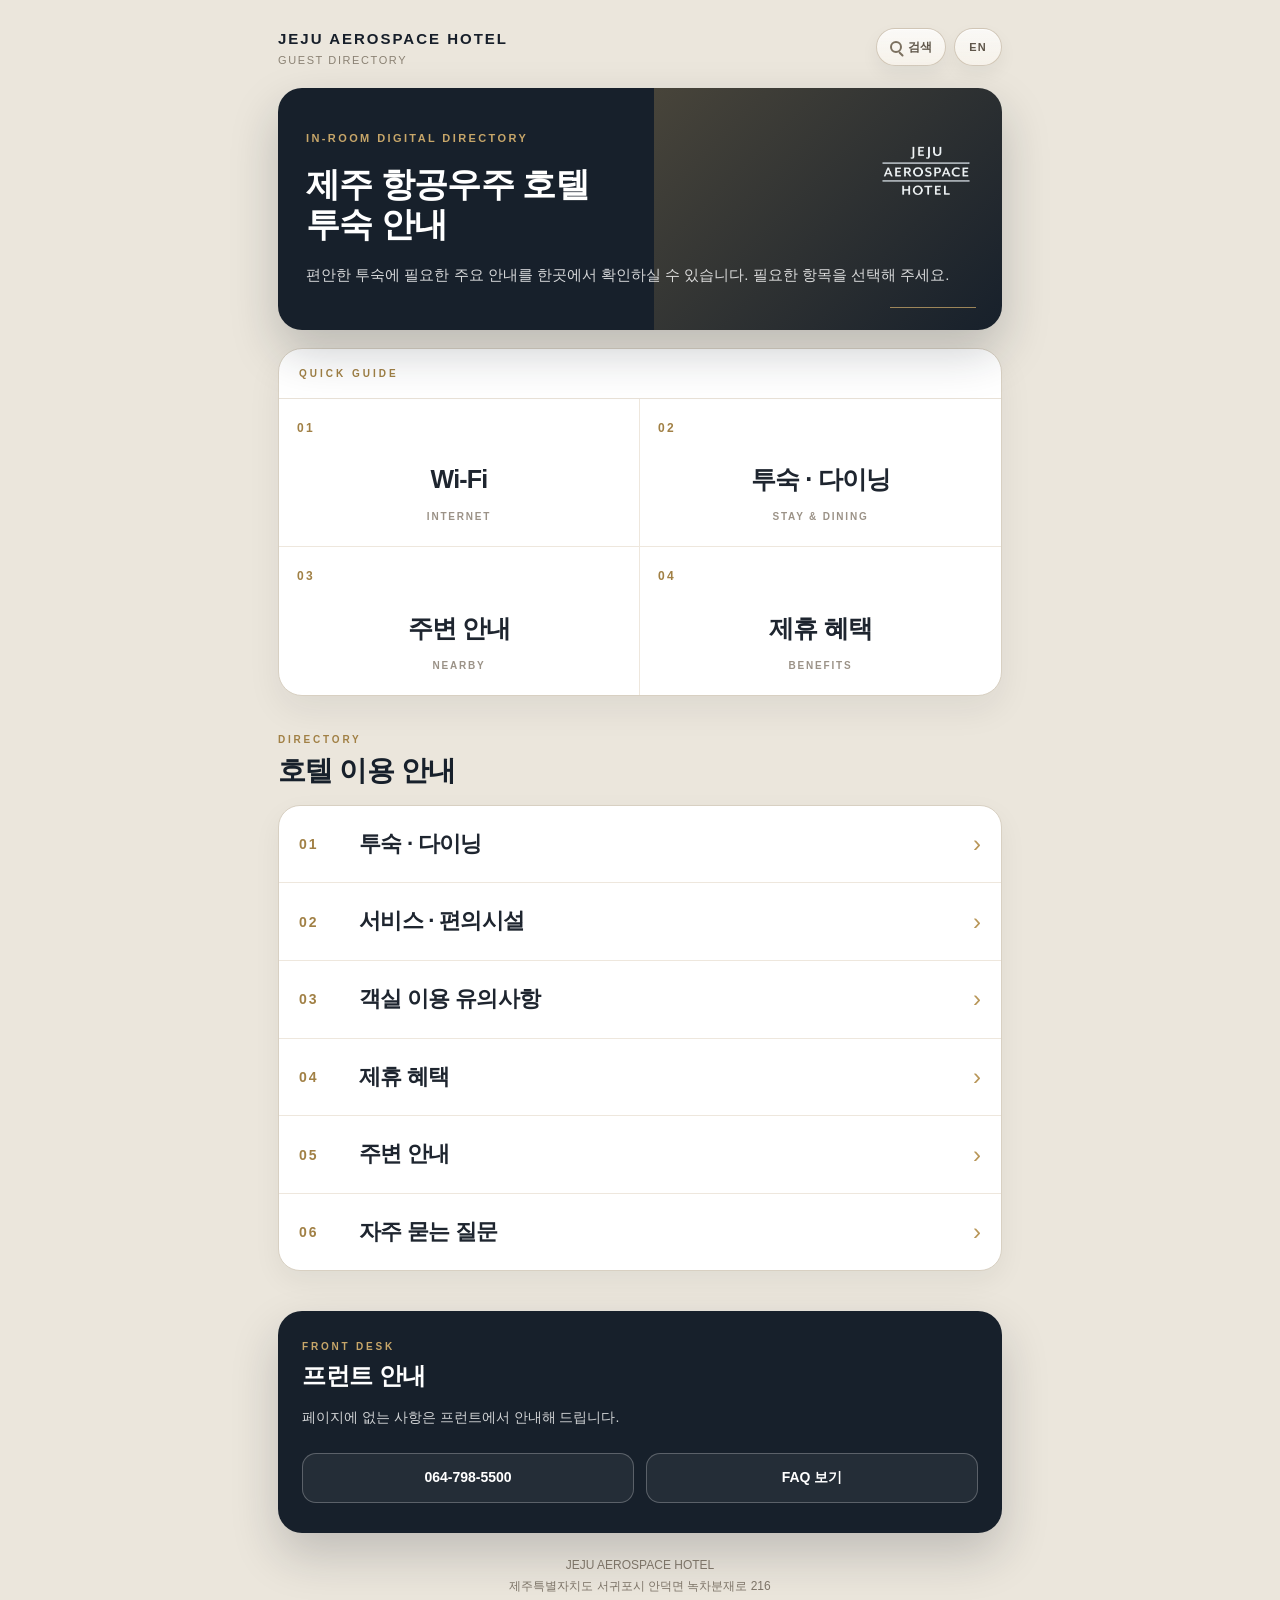
<file: index.html>
<!DOCTYPE html>
<html lang="ko">
<head>
  <meta charset="UTF-8" />
  <meta name="viewport" content="width=device-width, initial-scale=1.0" />
  <title>JEJU AEROSPACE HOTEL Guest Directory</title>

  <!-- Google Tag Manager -->
  <script>(function(w,d,s,l,i){w[l]=w[l]||[];w[l].push({'gtm.start':
  new Date().getTime(),event:'gtm.js'});var f=d.getElementsByTagName(s)[0],
  j=d.createElement(s),dl=l!='dataLayer'?'&l='+l:'';j.async=true;j.src=
  'https://www.googletagmanager.com/gtm.js?id='+i+dl;f.parentNode.insertBefore(j,f);
  })(window,document,'script','dataLayer','GTM-KJN6C6B9');</script>
  <!-- End Google Tag Manager -->

  <link rel="stylesheet" href="style.css?v=20260709-search" />
</head>

<body>
  <!-- Google Tag Manager (noscript) -->
  <noscript><iframe src="https://www.googletagmanager.com/ns.html?id=GTM-KJN6C6B9"
  height="0" width="0" style="display:none;visibility:hidden"></iframe></noscript>
  <!-- End Google Tag Manager (noscript) -->

  <main class="page">

    <header class="topbar">
      <div class="topbar-brand">
        <div class="brand-main">JEJU AEROSPACE HOTEL</div>
        <div class="brand-sub">Guest Directory</div>
      </div>

      <div class="topbar-actions">
        <button class="search-toggle" type="button" aria-label="검색 열기">
          <span class="search-mark" aria-hidden="true"></span>
          <span>검색</span>
        </button>
        <a class="language" href="en/index.html" aria-label="English version">EN</a>
      </div>
    </header>

    <section class="hero main-hero">
      <div class="hero-inner">
        <img class="hero-logo" src="logo1.png" alt="JEJU AEROSPACE HOTEL 로고">

        <span class="kicker">In-Room Digital Directory</span>

        <h1>제주 항공우주 호텔<br>투숙 안내</h1>

        <p>
          편안한 투숙에 필요한 주요 안내를 한곳에서 확인하실 수 있습니다.
          필요한 항목을 선택해 주세요.
        </p>
      </div>
    </section>

    <section class="quick">
      <div class="quick-title">
        <span>Quick Guide</span>
      </div>

      <div class="quick-grid">
        <a
          class="quick-card"
          href="stay.html#wifi"
          data-track-area="quick"
          data-track-item="wifi"
        >
          <div class="quick-no">01</div>
          <div class="quick-main">Wi-Fi</div>
          <div class="quick-en">Internet</div>
        </a>

        <a
          class="quick-card"
          href="stay.html"
          data-track-area="quick"
          data-track-item="stay_dining"
        >
          <div class="quick-no">02</div>
          <div class="quick-main">투숙 · 다이닝</div>
          <div class="quick-en">Stay & Dining</div>
        </a>

        <a
          class="quick-card"
          href="nearby.html"
          data-track-area="quick"
          data-track-item="nearby"
        >
          <div class="quick-no">03</div>
          <div class="quick-main">주변 안내</div>
          <div class="quick-en">Nearby</div>
        </a>

        <a
          class="quick-card"
          href="benefits.html"
          data-track-area="quick"
          data-track-item="benefits"
        >
          <div class="quick-no">04</div>
          <div class="quick-main">제휴 혜택</div>
          <div class="quick-en">Benefits</div>
        </a>
      </div>
    </section>

    <section class="section" id="directory-menu">
      <div class="section-header">
        <span class="section-label">Directory</span>
        <h2 class="section-title">호텔 이용 안내</h2>
      </div>

      <div class="directory">
        <a
          class="directory-item"
          href="stay.html"
          data-track-area="directory"
          data-track-item="stay_dining"
        >
          <div class="directory-no">01</div>
          <div class="directory-title">투숙 · 다이닝</div>
          <div class="arrow">›</div>
        </a>

        <a
          class="directory-item"
          href="service.html"
          data-track-area="directory"
          data-track-item="service_facility"
        >
          <div class="directory-no">02</div>
          <div class="directory-title">서비스 · 편의시설</div>
          <div class="arrow">›</div>
        </a>

        <a
          class="directory-item"
          href="policy.html"
          data-track-area="directory"
          data-track-item="room_policy"
        >
          <div class="directory-no">03</div>
          <div class="directory-title">객실 이용 유의사항</div>
          <div class="arrow">›</div>
        </a>

        <a
          class="directory-item"
          href="benefits.html"
          data-track-area="directory"
          data-track-item="benefits"
        >
          <div class="directory-no">04</div>
          <div class="directory-title">제휴 혜택</div>
          <div class="arrow">›</div>
        </a>

        <a
          class="directory-item"
          href="nearby.html"
          data-track-area="directory"
          data-track-item="nearby"
        >
          <div class="directory-no">05</div>
          <div class="directory-title">주변 안내</div>
          <div class="arrow">›</div>
        </a>

        <a
          class="directory-item"
          href="faq.html"
          data-track-area="directory"
          data-track-item="faq"
        >
          <div class="directory-no">06</div>
          <div class="directory-title">자주 묻는 질문</div>
          <div class="arrow">›</div>
        </a>
      </div>
    </section>

    <section class="contact" id="front">
      <span class="section-label">Front Desk</span>
      <h2>프런트 안내</h2>
      <p>
        페이지에 없는 사항은 프런트에서 안내해 드립니다.
      </p>

      <div class="contact-actions">
        <a
          class="contact-button"
          href="tel:0647985500"
          data-track-area="contact"
          data-track-item="front_call"
        >
          064-798-5500
        </a>

        <a
          class="contact-button"
          href="faq.html"
          data-track-area="contact"
          data-track-item="faq"
        >
          FAQ 보기
        </a>
      </div>
    </section>

    <footer class="footer">
      JEJU AEROSPACE HOTEL<br>
      제주특별자치도 서귀포시 안덕면 녹차분재로 216
    </footer>

  </main>

  <script src="search.js?v=20260709-search"></script>
</body>
</html>
</file>
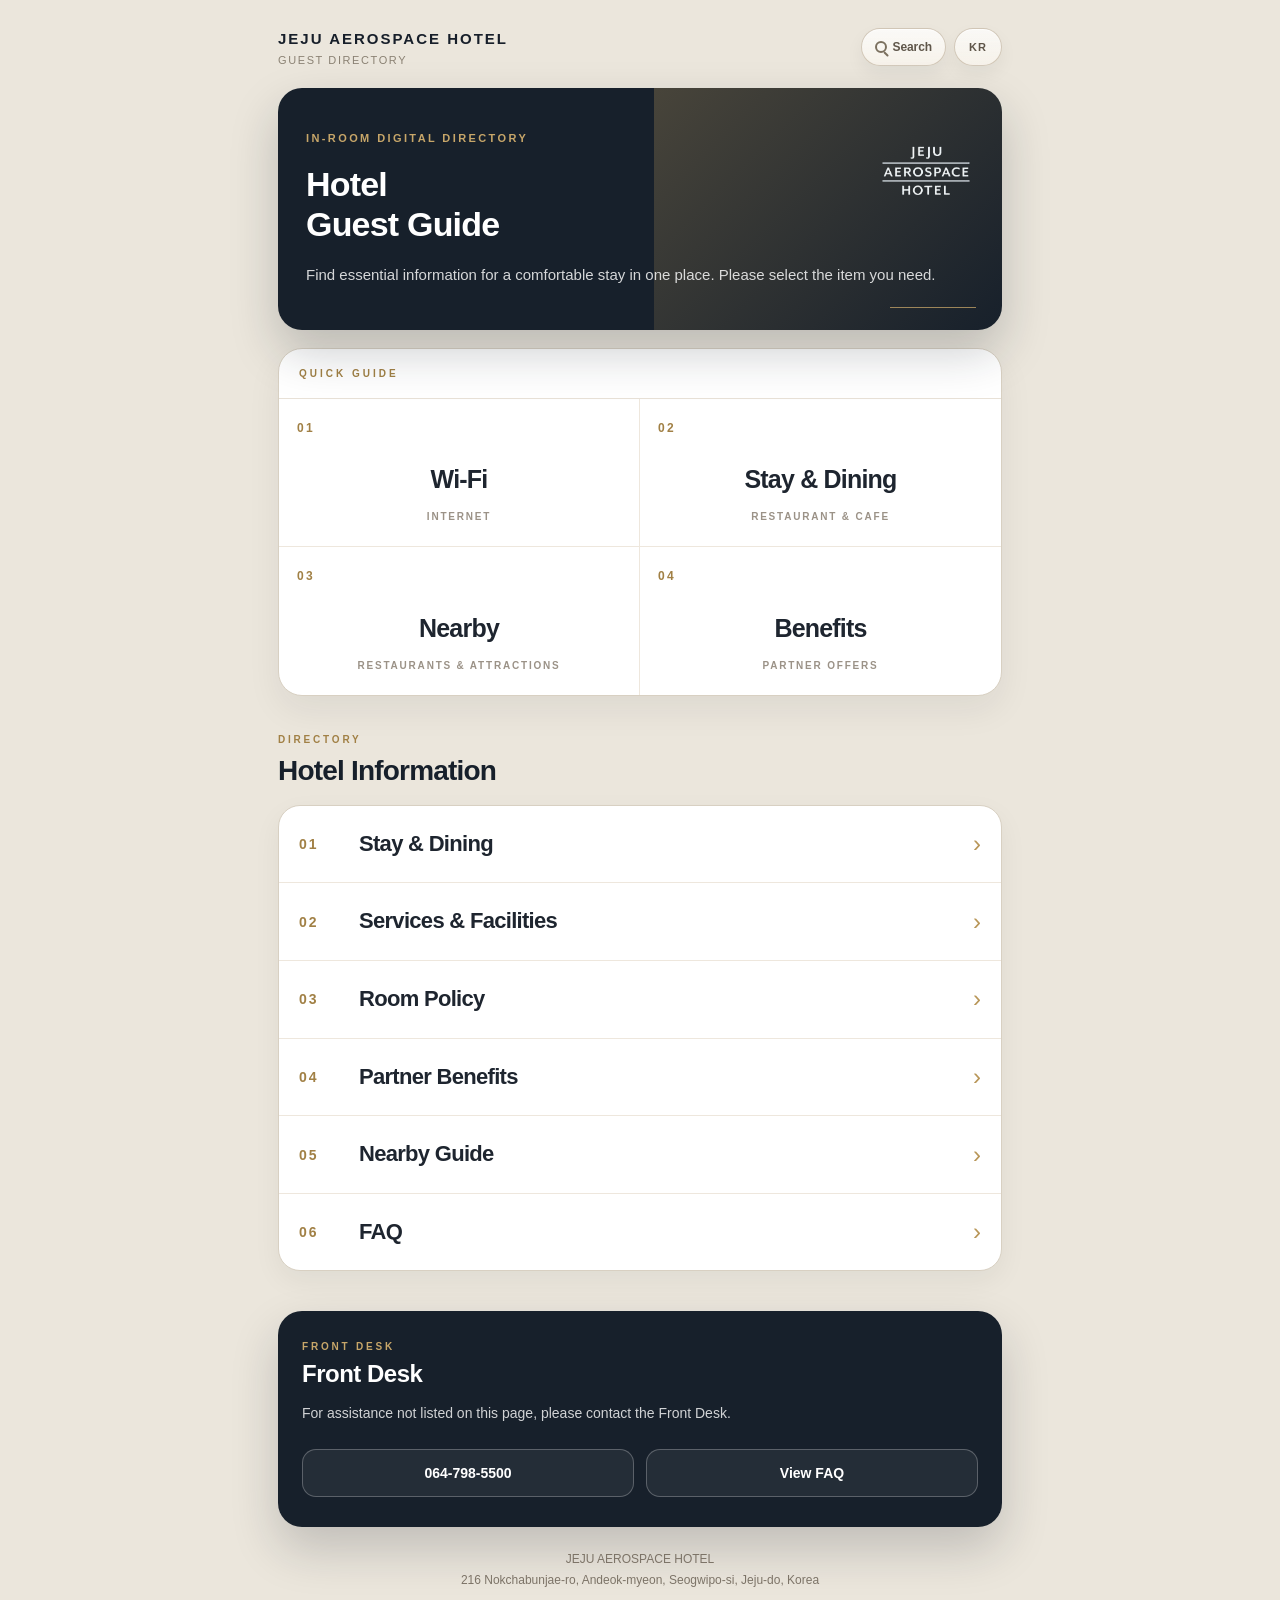
<file: en/index.html>
<!DOCTYPE html>
<html lang="en">
<head>
  <meta charset="UTF-8" />
  <meta name="viewport" content="width=device-width, initial-scale=1.0" />
  <title>JEJU AEROSPACE HOTEL Guest Directory</title>

  <!-- Google Tag Manager -->
  <script>(function(w,d,s,l,i){w[l]=w[l]||[];w[l].push({'gtm.start':
  new Date().getTime(),event:'gtm.js'});var f=d.getElementsByTagName(s)[0],
  j=d.createElement(s),dl=l!='dataLayer'?'&l='+l:'';j.async=true;j.src=
  'https://www.googletagmanager.com/gtm.js?id='+i+dl;f.parentNode.insertBefore(j,f);
  })(window,document,'script','dataLayer','GTM-KJN6C6B9');</script>
  <!-- End Google Tag Manager -->

  <link rel="stylesheet" href="../style.css" />
</head>

<body>
  <!-- Google Tag Manager (noscript) -->
  <noscript><iframe src="https://www.googletagmanager.com/ns.html?id=GTM-KJN6C6B9"
  height="0" width="0" style="display:none;visibility:hidden"></iframe></noscript>
  <!-- End Google Tag Manager (noscript) -->

  <main class="page page-en-index">

    <header class="topbar">
      <div class="topbar-brand">
        <div class="brand-main">JEJU AEROSPACE HOTEL</div>
        <div class="brand-sub">Guest Directory</div>
      </div>

      <div class="topbar-actions">
        <button class="search-toggle" type="button" aria-label="Open search">
          <span class="search-mark" aria-hidden="true"></span>
          <span>Search</span>
        </button>
        <a class="language" href="../index.html" aria-label="Korean version">KR</a>
      </div>
    </header>

    <section class="hero main-hero">
      <div class="hero-inner">
        <img class="hero-logo" src="../logo1.png" alt="JEJU AEROSPACE HOTEL logo">

        <span class="kicker">In-Room Digital Directory</span>

        <h1>Hotel<br>Guest Guide</h1>

        <p>
          Find essential information for a comfortable stay in one place.
          Please select the item you need.
        </p>
      </div>
    </section>

    <section class="quick">
      <div class="quick-title">
        <span>Quick Guide</span>
      </div>

      <div class="quick-grid">
        <a
          class="quick-card"
          href="stay.html#wifi"
          data-track-area="quick"
          data-track-item="wifi"
        >
          <div class="quick-no">01</div>
          <div class="quick-main">Wi-Fi</div>
          <div class="quick-en">Internet</div>
        </a>

        <a
          class="quick-card"
          href="stay.html"
          data-track-area="quick"
          data-track-item="stay_dining"
        >
          <div class="quick-no">02</div>
          <div class="quick-main">Stay & Dining</div>
          <div class="quick-en">Restaurant & Cafe</div>
        </a>

        <a
          class="quick-card"
          href="nearby.html"
          data-track-area="quick"
          data-track-item="nearby"
        >
          <div class="quick-no">03</div>
          <div class="quick-main">Nearby</div>
          <div class="quick-en">Restaurants & Attractions</div>
        </a>

        <a
          class="quick-card"
          href="benefits.html"
          data-track-area="quick"
          data-track-item="benefits"
        >
          <div class="quick-no">04</div>
          <div class="quick-main">Benefits</div>
          <div class="quick-en">Partner Offers</div>
        </a>
      </div>
    </section>

    <section class="section" id="directory-menu">
      <div class="section-header">
        <span class="section-label">Directory</span>
        <h2 class="section-title">Hotel Information</h2>
      </div>

      <div class="directory">
        <a
          class="directory-item"
          href="stay.html"
          data-track-area="directory"
          data-track-item="stay_dining"
        >
          <div class="directory-no">01</div>
          <div class="directory-title">Stay & Dining</div>
          <div class="arrow">›</div>
        </a>

        <a
          class="directory-item"
          href="service.html"
          data-track-area="directory"
          data-track-item="service_facility"
        >
          <div class="directory-no">02</div>
          <div class="directory-title">Services & Facilities</div>
          <div class="arrow">›</div>
        </a>

        <a
          class="directory-item"
          href="policy.html"
          data-track-area="directory"
          data-track-item="room_policy"
        >
          <div class="directory-no">03</div>
          <div class="directory-title">Room Policy</div>
          <div class="arrow">›</div>
        </a>

        <a
          class="directory-item"
          href="benefits.html"
          data-track-area="directory"
          data-track-item="benefits"
        >
          <div class="directory-no">04</div>
          <div class="directory-title">Partner Benefits</div>
          <div class="arrow">›</div>
        </a>

        <a
          class="directory-item"
          href="nearby.html"
          data-track-area="directory"
          data-track-item="nearby"
        >
          <div class="directory-no">05</div>
          <div class="directory-title">Nearby Guide</div>
          <div class="arrow">›</div>
        </a>

        <a
          class="directory-item"
          href="faq.html"
          data-track-area="directory"
          data-track-item="faq"
        >
          <div class="directory-no">06</div>
          <div class="directory-title">FAQ</div>
          <div class="arrow">›</div>
        </a>
      </div>
    </section>

    <section class="contact" id="front">
      <span class="section-label">Front Desk</span>
      <h2>Front Desk</h2>
      <p>
        For assistance not listed on this page, please contact the Front Desk.
      </p>

      <div class="contact-actions">
        <a
          class="contact-button"
          href="tel:0647985500"
          data-track-area="contact"
          data-track-item="front_call"
        >
          064-798-5500
        </a>

        <a
          class="contact-button"
          href="faq.html"
          data-track-area="contact"
          data-track-item="faq"
        >
          View FAQ
        </a>
      </div>
    </section>

    <footer class="footer">
      JEJU AEROSPACE HOTEL<br>
      216 Nokchabunjae-ro, Andeok-myeon, Seogwipo-si, Jeju-do, Korea
    </footer>

    <div class="search-overlay" id="searchOverlay">
      <div class="search-panel">
        <div class="search-panel-head">
          <div>
            <div class="search-label">Search</div>
            <h2>Search guest information</h2>
          </div>

          <button class="search-close" type="button" aria-label="Close search">
            ×
          </button>
        </div>

        <p>Examples: towels, water purifier, microwave, check-out</p>

        <form id="guideSearchForm" class="search-form">
          <input
            id="guideSearchInput"
            type="search"
            placeholder="Enter a keyword"
            autocomplete="off"
          />
          <button type="submit">Search</button>
        </form>

        <div id="searchMessage" class="search-message"></div>
      </div>
    </div>

  </main>

  <script>
    const searchRoutes = [
      {
        keywords: ['wi-fi', 'wifi', 'internet', 'wireless internet', 'password'],
        url: 'stay.html#wifi',
        label: 'Wi-Fi information'
      },
      {
        keywords: ['breakfast', 'morning meal', 'breakfast ticket', 'breakfast hours', 'breakfast price'],
        url: 'stay.html#breakfast',
        label: 'Breakfast information'
      },
      {
        keywords: ['dining', 'restaurant', 'cafe', 'orum cafe', 'food and beverage'],
        url: 'stay.html#dining',
        label: 'Dining & Cafe'
      },
      {
        keywords: ['check-in', 'check in', 'checkin', 'check-out', 'check out', 'checkout', 'late check-out', 'late checkout'],
        url: 'stay.html#check',
        label: 'Check-in & Check-out'
      },
      {
        keywords: ['air conditioner', 'air conditioning', 'tv', 'remote', 'remote control', 'door', 'door sound', 'room guide'],
        url: 'stay.html#room-guide',
        label: 'Room guide'
      },
      {
        keywords: ['towel', 'towels', 'bottled water', 'water', 'water purifier', 'microwave', 'rental', 'charger', 'adapter', 'converter', 'wine opener', 'opener', 'food delivery', 'delivery food'],
        url: 'service.html#service',
        label: 'Guest services'
      },
      {
        keywords: ['convenience store', 'cu', 'store', 'unmanned store', 'operating hours'],
        url: 'service.html#facility',
        label: 'Facilities'
      },
      {
        keywords: ['taxi', 'parking', 'car number', 'vehicle number', 'transportation', 'transport'],
        url: 'service.html#transport',
        label: 'Transportation'
      },
      {
        keywords: ['lost and found', 'lost item', 'lost property'],
        url: 'service.html#lost',
        label: 'Lost and found'
      },
      {
        keywords: ['nearby', 'restaurant', 'restaurants', 'tourist attraction', 'attraction', 'map', 'cafe', 'coffee', 'rainy day', 'places nearby', 'near me'],
        url: 'nearby.html',
        label: 'Nearby guide'
      },
      {
        keywords: ['smoking', 'non-smoking', 'nonsmoking', 'cooking', 'noise', 'screen door', 'key card', 'room policy'],
        url: 'policy.html#room-policy',
        label: 'Room policy'
      },
      {
        keywords: ['housekeeping', 'cleaning', 'room cleaning', 'trash', 'garbage', 'do not disturb'],
        url: 'policy.html#housekeeping',
        label: 'Housekeeping'
      },
      {
        keywords: ['emergency', 'fire', 'safety', 'exit', 'emergency exit'],
        url: 'policy.html#safety',
        label: 'Emergency & safety'
      },
      {
        keywords: ['benefit', 'benefits', 'discount', 'partner', 'partners', 'offer', 'offers', 'father’s garden', 'fathers garden', 'sanyang keuneonggot', 'sanbangsan hot spring', 'jeju aerospace museum', 'cruise', 'lunafall', 'luna fall'],
        url: 'benefits.html',
        label: 'Partner benefits'
      },
      {
        keywords: ['faq', 'question', 'questions', 'inquiry', 'frequently asked questions'],
        url: 'faq.html',
        label: 'FAQ'
      }
    ];

    const searchOverlay = document.getElementById('searchOverlay');
    const searchToggle = document.querySelector('.search-toggle');
    const searchClose = document.querySelector('.search-close');
    const searchForm = document.getElementById('guideSearchForm');
    const searchInput = document.getElementById('guideSearchInput');
    const searchMessage = document.getElementById('searchMessage');
    const trackedLinks = document.querySelectorAll('[data-track-area]');

    function openSearch() {
      searchOverlay.classList.add('is-open');
      document.body.classList.add('search-open');

      window.dataLayer = window.dataLayer || [];
      window.dataLayer.push({
        event: 'guide_search_open'
      });

      setTimeout(function() {
        searchInput.focus();
      }, 120);
    }

    function closeSearch() {
      searchOverlay.classList.remove('is-open');
      document.body.classList.remove('search-open');
      searchMessage.textContent = '';
      searchInput.value = '';
    }

    trackedLinks.forEach(function(link) {
      link.addEventListener('click', function() {
        window.dataLayer = window.dataLayer || [];
        window.dataLayer.push({
          event: 'guide_menu_click',
          menu_area: link.dataset.trackArea,
          menu_item: link.dataset.trackItem,
          menu_target: link.getAttribute('href')
        });
      });
    });

    searchToggle.addEventListener('click', openSearch);
    searchClose.addEventListener('click', closeSearch);

    searchOverlay.addEventListener('click', function(event) {
      if (event.target === searchOverlay) {
        closeSearch();
      }
    });

    document.addEventListener('keydown', function(event) {
      if (event.key === 'Escape') {
        closeSearch();
      }
    });

    searchForm.addEventListener('submit', function(event) {
      event.preventDefault();

      const rawTerm = searchInput.value.trim();
      const searchTerm = rawTerm.toLowerCase().replace(/\s+/g, '');

      if (!searchTerm) {
        searchMessage.textContent = 'Please enter a search term.';
        return;
      }

      const matchedRoute = searchRoutes.find(function(route) {
        return route.keywords.some(function(keyword) {
          return searchTerm.includes(keyword.toLowerCase().replace(/\s+/g, ''));
        });
      });

      if (matchedRoute) {
        window.dataLayer = window.dataLayer || [];
        window.dataLayer.push({
          event: 'guide_search',
          search_term: rawTerm,
          search_result: matchedRoute.label,
          search_target: matchedRoute.url
        });

        window.location.href = matchedRoute.url;
      } else {
        window.dataLayer = window.dataLayer || [];
        window.dataLayer.push({
          event: 'guide_search_no_result',
          search_term: rawTerm
        });

        searchMessage.textContent = 'No results found. Try: towels, water purifier, microwave, check-out';
      }
    });
  </script>
</body>
</html>
</file>
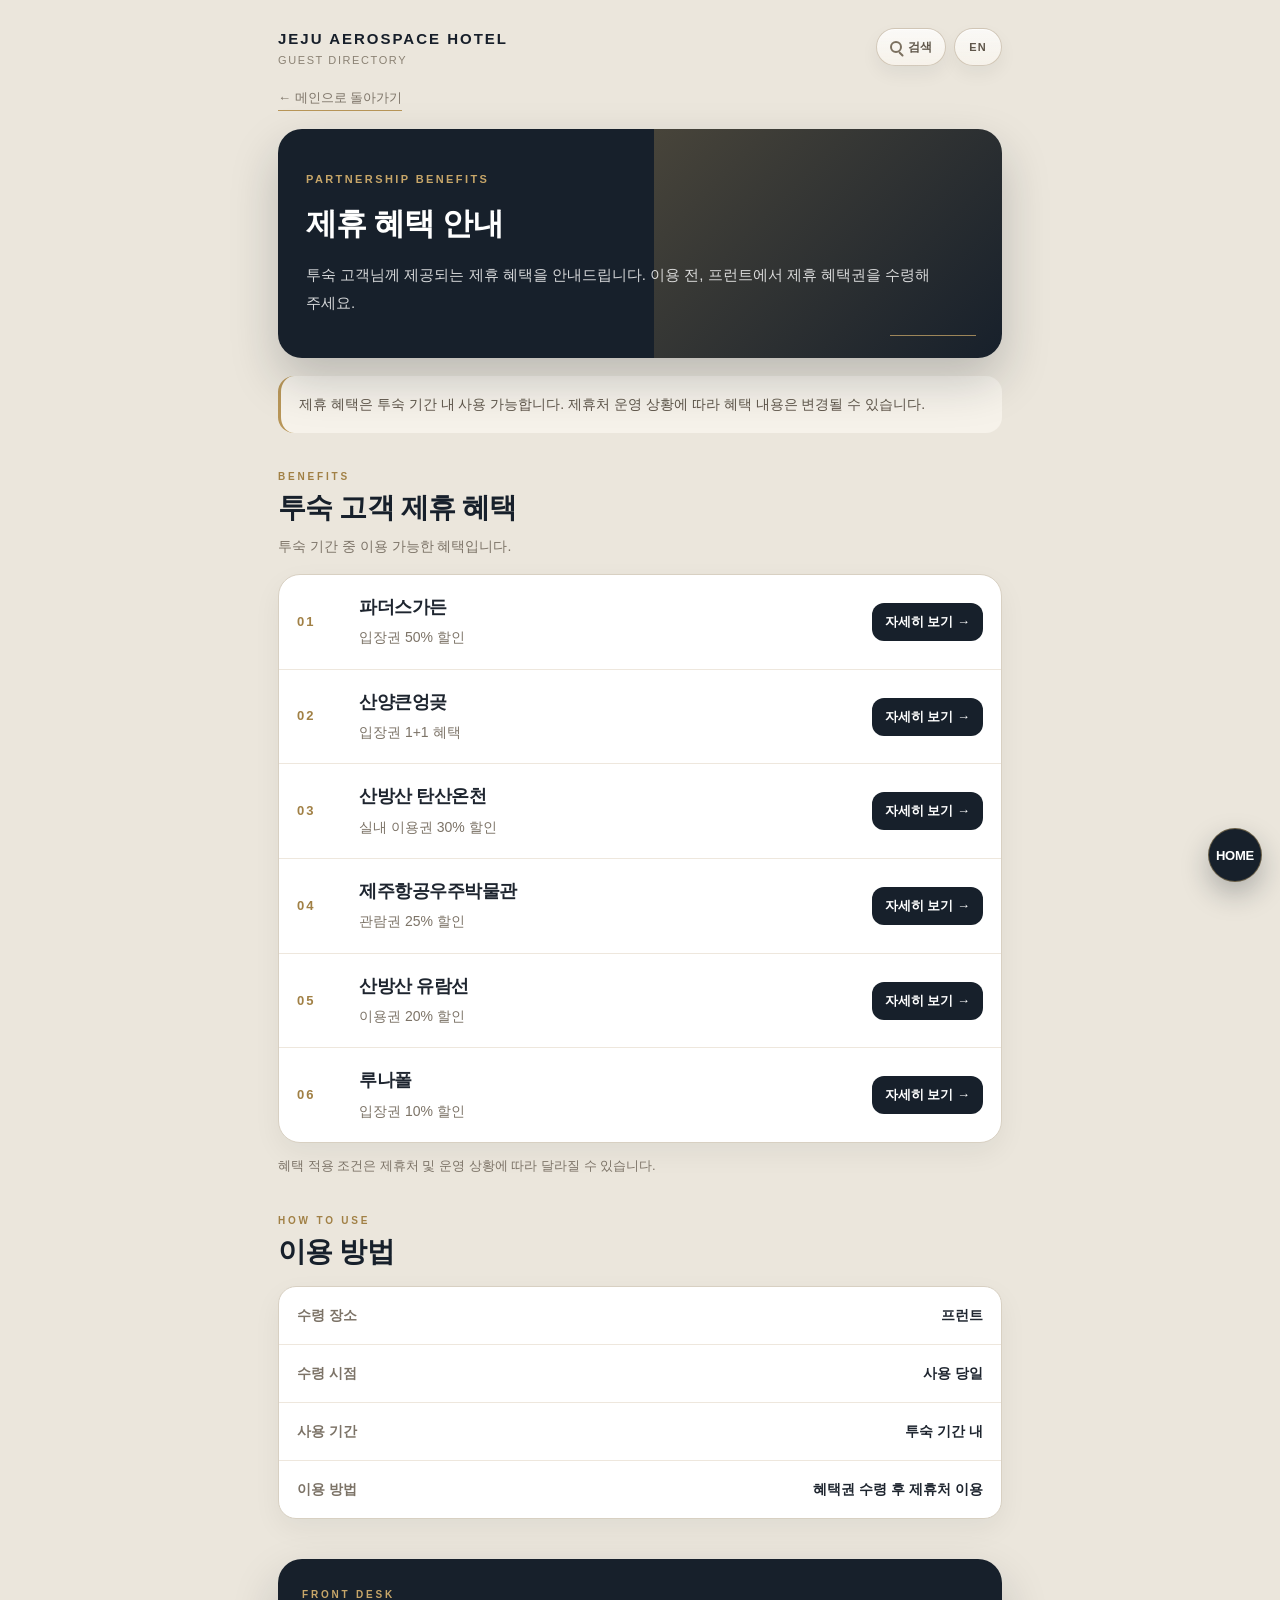
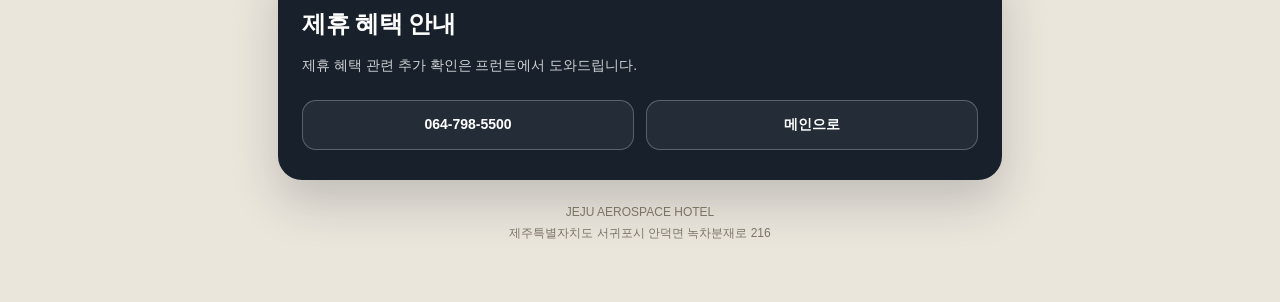
<file: benefits.html>
<!DOCTYPE html>
<html lang="ko">
<head>
  <meta charset="UTF-8" />
  <meta name="viewport" content="width=device-width, initial-scale=1.0" />
  <title>제휴 혜택 안내 | JEJU AEROSPACE HOTEL</title>

  <!-- Google Tag Manager -->
  <script>(function(w,d,s,l,i){w[l]=w[l]||[];w[l].push({'gtm.start':
  new Date().getTime(),event:'gtm.js'});var f=d.getElementsByTagName(s)[0],
  j=d.createElement(s),dl=l!='dataLayer'?'&l='+l:'';j.async=true;j.src=
  'https://www.googletagmanager.com/gtm.js?id='+i+dl;f.parentNode.insertBefore(j,f);
  })(window,document,'script','dataLayer','GTM-KJN6C6B9');</script>
  <!-- End Google Tag Manager -->

  <link rel="stylesheet" href="style.css?v=20260709-search" />
</head>

<body>
  <!-- Google Tag Manager (noscript) -->
  <noscript><iframe src="https://www.googletagmanager.com/ns.html?id=GTM-KJN6C6B9"
  height="0" width="0" style="display:none;visibility:hidden"></iframe></noscript>
  <!-- End Google Tag Manager (noscript) -->

  <main class="page">

    <header class="topbar">
      <div class="topbar-brand">
        <div class="brand-main">JEJU AEROSPACE HOTEL</div>
        <div class="brand-sub">Guest Directory</div>
      </div>

      <div class="topbar-actions">
        <button class="search-toggle" type="button" aria-label="검색 열기">
          <span class="search-mark" aria-hidden="true"></span>
          <span>검색</span>
        </button>
        <a class="language" href="en/benefits.html" aria-label="English version">EN</a>
      </div>
    </header>

    <a class="back-link" href="index.html">← 메인으로 돌아가기</a>

    <section class="hero">
      <div class="hero-inner">
        <span class="kicker">Partnership Benefits</span>
        <h1>제휴 혜택 안내</h1>
        <p>
          투숙 고객님께 제공되는 제휴 혜택을 안내드립니다.
          이용 전, 프런트에서 제휴 혜택권을 수령해 주세요.
        </p>
      </div>
    </section>

    <div class="notice">
      제휴 혜택은 투숙 기간 내 사용 가능합니다.
      제휴처 운영 상황에 따라 혜택 내용은 변경될 수 있습니다.
    </div>

    <section class="section">
      <div class="section-header">
        <span class="section-label">Benefits</span>
        <h2 class="section-title">투숙 고객 제휴 혜택</h2>
        <p class="section-desc">
          투숙 기간 중 이용 가능한 혜택입니다.
        </p>
      </div>
      
      <div class="benefit-list">
        <div class="benefit-card">
          <div class="benefit-no">01</div>
          <div class="benefit-info">
            <div class="benefit-title">파더스가든</div>
            <div class="benefit-desc">입장권 50% 할인</div>
          </div>
          <a
            class="benefit-link"
            href="https://fathersgarden.co.kr/"
            target="_blank"
            rel="noopener noreferrer"
            aria-label="파더스가든 자세히 보기"
          >
            자세히 보기 →
          </a>
         </div> 
        <div class="benefit-card">
          <div class="benefit-no">02</div>
          <div class="benefit-info">
            <div class="benefit-title">산양큰엉곶</div>
            <div class="benefit-desc">입장권 1+1 혜택</div>
          </div>
          <a
            class="benefit-link"
            href="https://www.instagram.com/sanyang_keunkot/"
            target="_blank"
            rel="noopener noreferrer"
            aria-label="산양큰엉곶 자세히 보기"
          >
            자세히 보기 →
          </a>
        </div>

        <div class="benefit-card">
          <div class="benefit-no">03</div>
          <div class="benefit-info">
            <div class="benefit-title">산방산 탄산온천</div>
            <div class="benefit-desc">실내 이용권 30% 할인</div>
          </div>
          <a
            class="benefit-link"
            href="https://www.tansanhot.com/"
            target="_blank"
            rel="noopener noreferrer"
            aria-label="산방산 탄산온천 자세히 보기"
          >
            자세히 보기 →
          </a>
        </div>

        <div class="benefit-card">
          <div class="benefit-no">04</div>
          <div class="benefit-info">
            <div class="benefit-title">제주항공우주박물관</div>
            <div class="benefit-desc">관람권 25% 할인</div>
          </div>
          <a
            class="benefit-link"
            href="https://www.jdc-jam.com/"
            target="_blank"
            rel="noopener noreferrer"
            aria-label="제주항공우주박물관 자세히 보기"
          >
            자세히 보기 →
          </a>
        </div>
        
        <div class="benefit-card">
          <div class="benefit-no">05</div>
          <div class="benefit-info">
            <div class="benefit-title">산방산 유람선</div>
            <div class="benefit-desc">이용권 20% 할인</div>
          </div>
          <a
            class="benefit-link"
            href="http://www.jejuyr.co.kr/"
            target="_blank"
            rel="noopener noreferrer"
            aria-label="산방산 유람선 자세히 보기"
          >
            자세히 보기 →
          </a>
        </div>
        
        <div class="benefit-card">
          <div class="benefit-no">06</div>
          <div class="benefit-info">
            <div class="benefit-title">루나폴</div>
            <div class="benefit-desc">입장권 10% 할인</div>
          </div>
          <a
            class="benefit-link"
            href="https://www.instagram.com/lunafall_jeju"
            target="_blank"
            rel="noopener noreferrer"
            aria-label="루나폴 자세히 보기"
          >
            자세히 보기 →
          </a>
        </div>
      </div>

      <div class="sub-note">
        혜택 적용 조건은 제휴처 및 운영 상황에 따라 달라질 수 있습니다.
      </div>
    </section>

    <section class="section">
      <div class="section-header">
        <span class="section-label">How to Use</span>
        <h2 class="section-title">이용 방법</h2>
      </div>

      <div class="info-table">
        <div class="info-row">
          <div class="info-label">수령 장소</div>
          <div class="info-value">프런트</div>
        </div>

        <div class="info-row">
          <div class="info-label">수령 시점</div>
          <div class="info-value">사용 당일</div>
        </div>

        <div class="info-row">
          <div class="info-label">사용 기간</div>
          <div class="info-value">투숙 기간 내</div>
        </div>

        <div class="info-row">
          <div class="info-label">이용 방법</div>
          <div class="info-value">혜택권 수령 후 제휴처 이용</div>
        </div>
      </div>
    </section>

    <section class="contact" id="front">
      <span class="section-label">Front Desk</span>
      <h2>제휴 혜택 안내</h2>
      <p>
        제휴 혜택 관련 추가 확인은 프런트에서 도와드립니다.
      </p>

      <div class="contact-actions">
        <a class="contact-button" href="tel:0647985500">064-798-5500</a>
        <a class="contact-button" href="index.html">메인으로</a>
      </div>
    </section>

    <footer class="footer">
      JEJU AEROSPACE HOTEL<br>
      제주특별자치도 서귀포시 안덕면 녹차분재로 216
    </footer>
    <a class="floating-home" href="index.html">HOME</a>
  </main>
  <script src="search.js?v=20260709-search"></script>
</body>
</html>
</file>
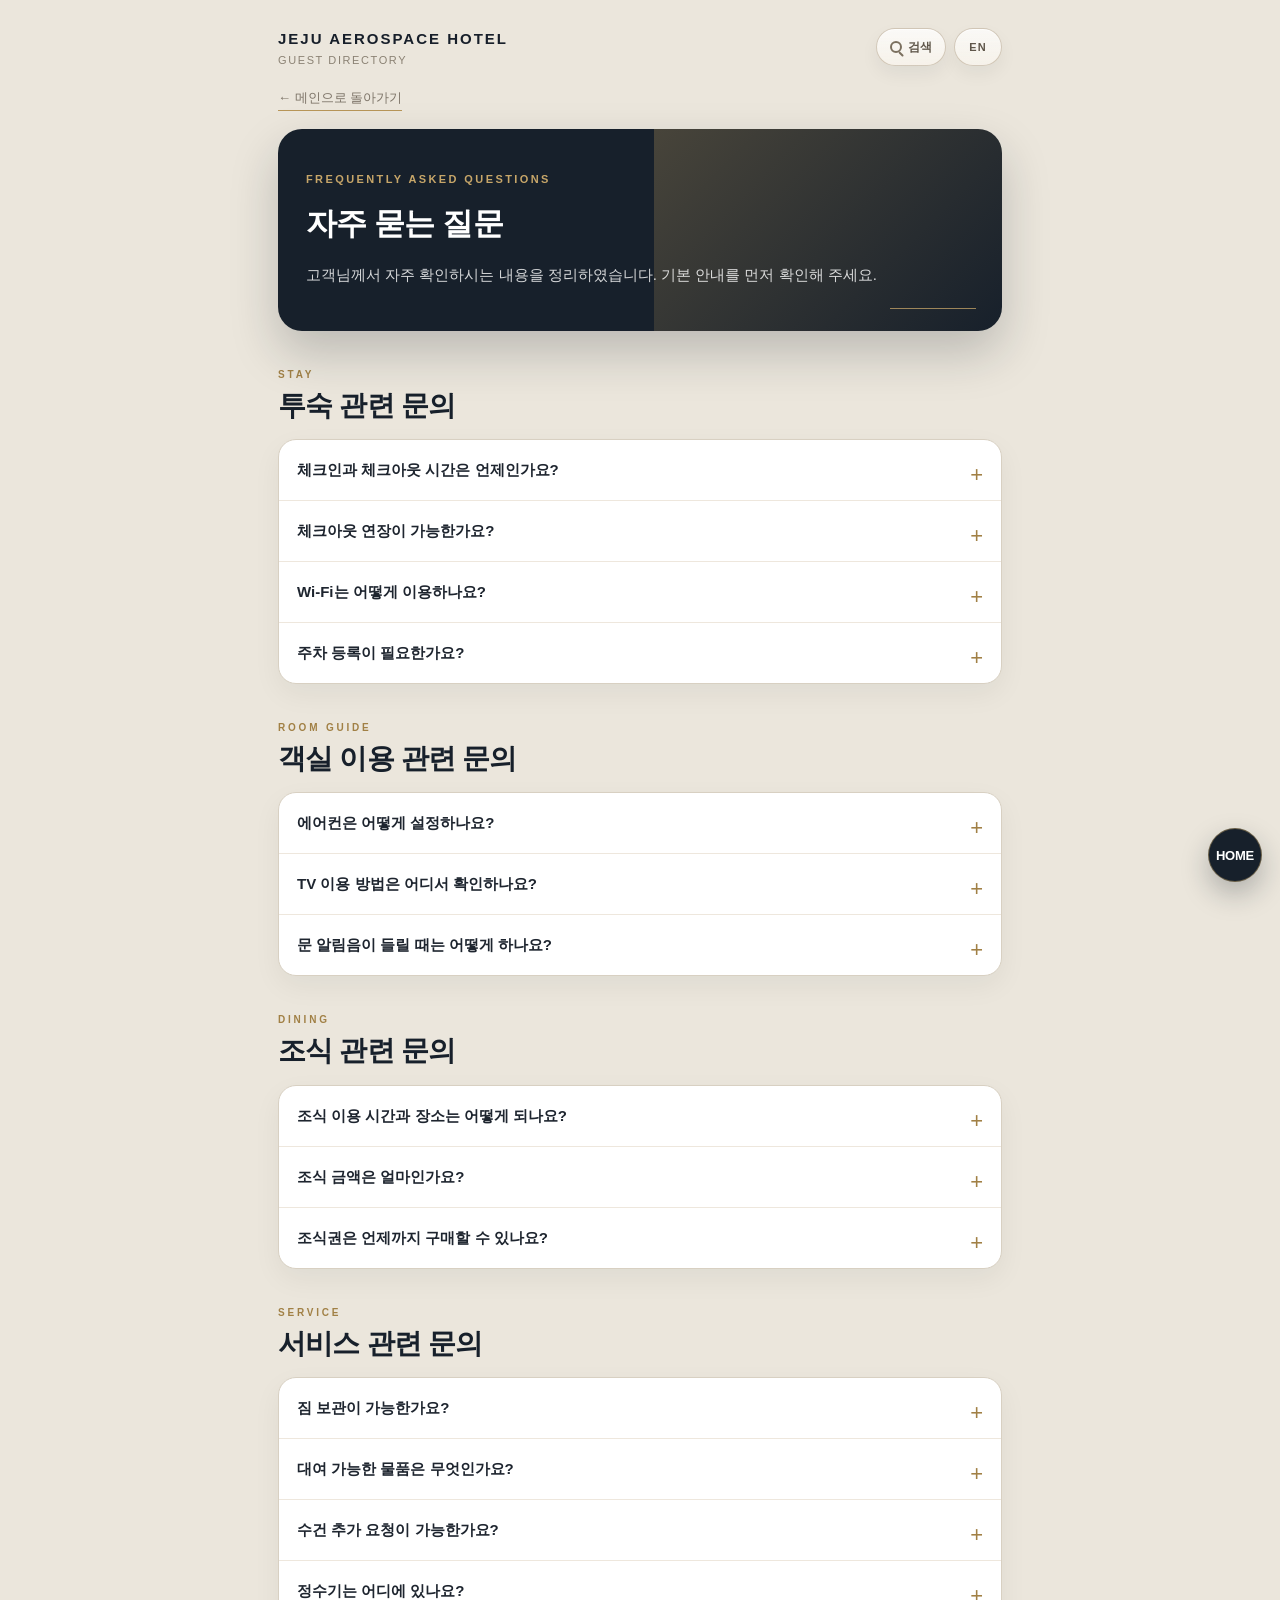
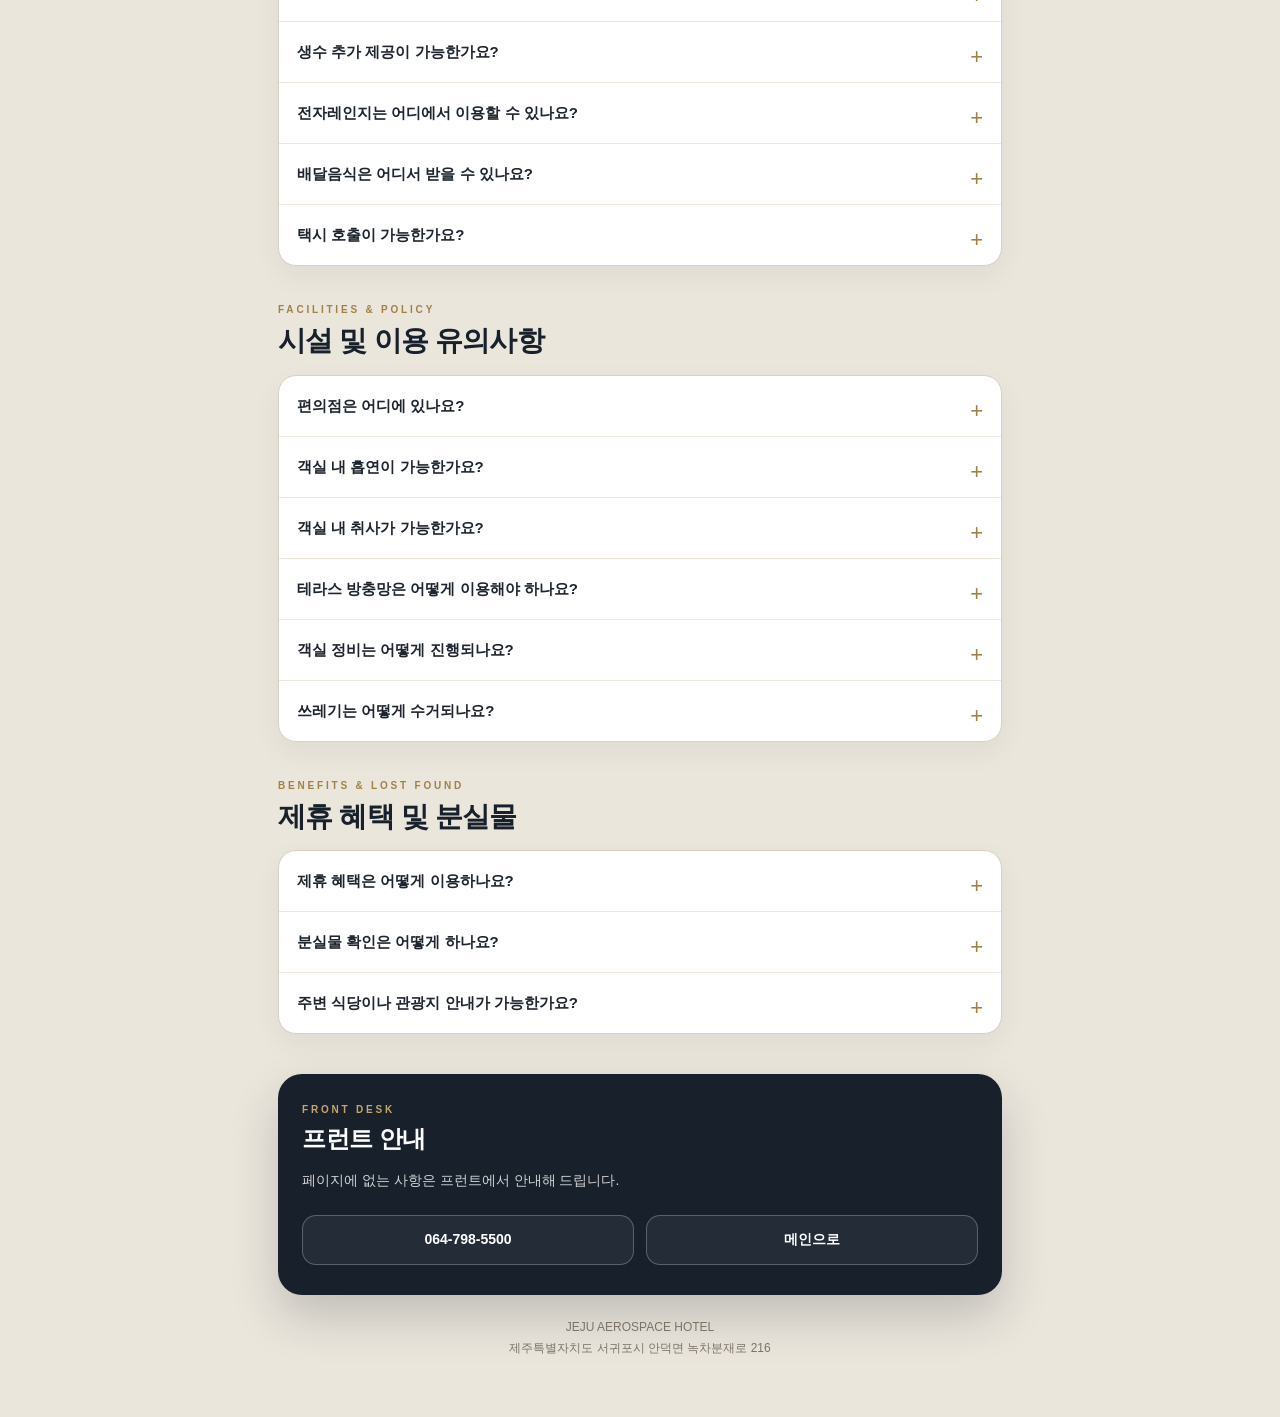
<file: faq.html>
<!DOCTYPE html>
<html lang="ko">
<head>
  <meta charset="UTF-8" />
  <meta name="viewport" content="width=device-width, initial-scale=1.0" />
  <title>자주 묻는 질문 | JEJU AEROSPACE HOTEL</title>

  <!-- Google Tag Manager -->
  <script>(function(w,d,s,l,i){w[l]=w[l]||[];w[l].push({'gtm.start':
  new Date().getTime(),event:'gtm.js'});var f=d.getElementsByTagName(s)[0],
  j=d.createElement(s),dl=l!='dataLayer'?'&l='+l:'';j.async=true;j.src=
  'https://www.googletagmanager.com/gtm.js?id='+i+dl;f.parentNode.insertBefore(j,f);
  })(window,document,'script','dataLayer','GTM-KJN6C6B9');</script>
  <!-- End Google Tag Manager -->

  <link rel="stylesheet" href="style.css?v=20260709-search" />
</head>

<body>
  <!-- Google Tag Manager (noscript) -->
  <noscript><iframe src="https://www.googletagmanager.com/ns.html?id=GTM-KJN6C6B9"
  height="0" width="0" style="display:none;visibility:hidden"></iframe></noscript>
  <!-- End Google Tag Manager (noscript) -->

  <main class="page">

    <header class="topbar">
      <div class="topbar-brand">
        <div class="brand-main">JEJU AEROSPACE HOTEL</div>
        <div class="brand-sub">Guest Directory</div>
      </div>

      <div class="topbar-actions">
        <button class="search-toggle" type="button" aria-label="검색 열기">
          <span class="search-mark" aria-hidden="true"></span>
          <span>검색</span>
        </button>
        <a class="language" href="en/faq.html" aria-label="English version">EN</a>
      </div>
    </header>

    <a class="back-link" href="index.html">← 메인으로 돌아가기</a>

    <section class="hero">
      <div class="hero-inner">
        <span class="kicker">Frequently Asked Questions</span>
        <h1>자주 묻는 질문</h1>
        <p>
          고객님께서 자주 확인하시는 내용을 정리하였습니다.
          기본 안내를 먼저 확인해 주세요.
        </p>
      </div>
    </section>

    <section class="section">
      <div class="section-header">
        <span class="section-label">Stay</span>
        <h2 class="section-title">투숙 관련 문의</h2>
      </div>

      <div class="faq">
        <details>
          <summary>체크인과 체크아웃 시간은 언제인가요?</summary>
          <p>
            체크인은 오후 3시부터 가능하며, 체크아웃은 오전 11시까지입니다.
          </p>
        </details>

        <details>
          <summary>체크아웃 연장이 가능한가요?</summary>
          <p>
            체크아웃 연장은 당일 객실 상황에 따라 가능 여부가 달라집니다.
            최대 오후 2시까지 가능하며, 시간당 11,000원의 추가 요금이 발생합니다.
            이용을 원하시는 경우 프런트에서 안내해 드립니다.
          </p>
        </details>

        <details>
          <summary>Wi-Fi는 어떻게 이용하나요?</summary>
          <p>
            객실번호로 된 Wi-Fi를 선택해 주세요.
            별도 비밀번호 없이 이용 가능합니다.
          </p>
        </details>

        <details>
          <summary>주차 등록이 필요한가요?</summary>
          <p>
            별도의 주차 등록은 필요하지 않습니다.
            체크인 시 차량번호를 프런트에 알려 주세요.
          </p>
        </details>
      </div>
    </section>

    <section class="section">
      <div class="section-header">
        <span class="section-label">Room Guide</span>
        <h2 class="section-title">객실 이용 관련 문의</h2>
      </div>

      <div class="faq">
        <details>
          <summary>에어컨은 어떻게 설정하나요?</summary>
          <p>
            리모컨 화면의 운전 모드를 ‘냉방’으로 설정해 주세요.
            설정 후에도 이용이 원활하지 않은 경우 프런트에서 안내해 드립니다.
          </p>
        </details>

        <details>
          <summary>TV 이용 방법은 어디서 확인하나요?</summary>
          <p>
            TV 이용 방법은 리모컨 뒷면 안내를 확인해 주세요.
          </p>
        </details>

        <details>
          <summary>문 알림음이 들릴 때는 어떻게 하나요?</summary>
          <p>
            문 알림음이 들릴 경우 객실 문을 끝까지 밀어 완전히 닫아 주세요.
          </p>
        </details>
      </div>
    </section>

    <section class="section">
      <div class="section-header">
        <span class="section-label">Dining</span>
        <h2 class="section-title">조식 관련 문의</h2>
      </div>

      <div class="faq">
        <details>
          <summary>조식 이용 시간과 장소는 어떻게 되나요?</summary>
          <p>
            조식은 오전 7시부터 오전 10시까지 이용 가능하며,
            입장은 오전 9시 30분까지 가능합니다.
            조식 장소는 A동 1층입니다.
          </p>
        </details>

        <details>
          <summary>조식 금액은 얼마인가요?</summary>
          <p>
            조식은 전날 구매 시 사전 할인가로 이용 가능합니다.
          </p>

          <div class="price-box">
            성인 사전 구매: 15,000원<br>
            성인 당일 구매: 17,600원<br>
            소인: 12,100원<br><br>
            사전 할인가로 구매한 조식권은 환불이 어렵습니다.
          </div>
        </details>

        <details>
          <summary>조식권은 언제까지 구매할 수 있나요?</summary>
          <p>
            사전 할인가 조식권은 전날 23시 30분까지 구매 가능합니다.
            당일 조식권은 당일 오전 9시 20분까지 구매 가능합니다.
          </p>
        </details>
      </div>
    </section>

    <section class="section">
      <div class="section-header">
        <span class="section-label">Service</span>
        <h2 class="section-title">서비스 관련 문의</h2>
      </div>

      <div class="faq">
        <details>
          <summary>짐 보관이 가능한가요?</summary>
          <p>
            체크인 전·체크아웃 후 짐 보관이 가능합니다.
          </p>
        </details>

        <details>
          <summary>대여 가능한 물품은 무엇인가요?</summary>
          <p>
            와인 오프너, 충전기, 컨버터 등 일부 물품 대여가 가능합니다.
            대여 물품은 수량이 한정되어 있으며, 사용 후 프런트로 반납해 주세요.
          </p>
        </details>

        <details>
          <summary>수건 추가 요청이 가능한가요?</summary>
          <p>
            추가 수건이 필요한 경우 프런트로 연락해 주세요.
          </p>
        </details>

        <details>
          <summary>정수기는 어디에 있나요?</summary>
          <p>
            정수기는 A동 각 층에 비치되어 있습니다.
            B동 이용 고객은 로비층 연회장 정수기를 이용해 주세요.
          </p>
        </details>

        <details>
          <summary>생수 추가 제공이 가능한가요?</summary>
          <p>
            추가 생수는 호텔 내 편의점에서 구매하실 수 있습니다.
          </p>
        </details>

        <details>
          <summary>전자레인지는 어디에서 이용할 수 있나요?</summary>
          <p>
            전자레인지는 프런트 옆 CU 편의점에서 이용하실 수 있습니다.
          </p>
        </details>

        <details>
          <summary>배달음식은 어디서 받을 수 있나요?</summary>
          <p>
            배달음식은 프런트 앞 로비에서 직접 수령해 주세요.
          </p>
        </details>

        <details>
          <summary>택시 호출이 가능한가요?</summary>
          <p>
            프런트에서 카카오 택시 호출을 도와드립니다.
            택시 호출은 배차 상황에 따라 대기 시간이 발생할 수 있습니다.
          </p>
        </details>
      </div>
    </section>

    <section class="section">
      <div class="section-header">
        <span class="section-label">Facilities & Policy</span>
        <h2 class="section-title">시설 및 이용 유의사항</h2>
      </div>

      <div class="faq">
        <details>
          <summary>편의점은 어디에 있나요?</summary>
          <p>
            편의점은 프런트 옆 CU 편의점입니다.
            24시간 운영되며, 22시부터 익일 14시까지는 무인으로 운영됩니다.
            무인 운영 시간에는 담배 및 주류 등 일부 상품 구매가 제한될 수 있습니다.
          </p>
        </details>

        <details>
          <summary>객실 내 흡연이 가능한가요?</summary>
          <p>
            전 객실은 금연 객실입니다.
            흡연은 지정된 흡연 구역을 이용해 주세요.
            객실 내 흡연 시 별도 비용이 청구될 수 있습니다.
          </p>
        </details>

        <details>
          <summary>객실 내 취사가 가능한가요?</summary>
          <p>
            객실 내 취사는 불가합니다.
            안전하고 쾌적한 객실 이용을 위해 협조해 주세요.
          </p>
        </details>

        <details>
          <summary>테라스 방충망은 어떻게 이용해야 하나요?</summary>
          <p>
            테라스 방충망은 항상 닫아 주세요.
          </p>
        </details>

        <details>
          <summary>객실 정비는 어떻게 진행되나요?</summary>
          <p>
            객실 정비는 호텔 운영 기준에 따라 진행됩니다.
            객실 정비 기준 및 가능 시간은 호텔 운영 상황에 따라 달라질 수 있습니다.
          </p>
        </details>

        <details>
          <summary>쓰레기는 어떻게 수거되나요?</summary>
          <p>
            쓰레기는 객실에 두시면 외출 또는 체크아웃 시 수거됩니다.
          </p>
        </details>
      </div>
    </section>

    <section class="section">
      <div class="section-header">
        <span class="section-label">Benefits & Lost Found</span>
        <h2 class="section-title">제휴 혜택 및 분실물</h2>
      </div>

      <div class="faq">
        <details>
          <summary>제휴 혜택은 어떻게 이용하나요?</summary>
          <p>
            제휴 혜택은 투숙 기간 내 사용 가능합니다.
            이용 전, 프런트에서 제휴 혜택권을 수령해 주세요.
          </p>
        </details>

        <details>
          <summary>분실물 확인은 어떻게 하나요?</summary>
          <p>
            호텔에서 발견된 분실물은 최대 30일 동안 보관됩니다.
            분실물 확인은 프런트 전화 또는 방문으로 도와드립니다.
          </p>
        </details>

        <details>
          <summary>주변 식당이나 관광지 안내가 가능한가요?</summary>
          <p>
            주변 식당 안내 리스트와 주변 안내 지도는 프런트에서 제공해 드립니다.
          </p>
        </details>
      </div>
    </section>

    <section class="contact" id="front">
      <span class="section-label">Front Desk</span>
      <h2>프런트 안내</h2>
      <p>
        페이지에 없는 사항은 프런트에서 안내해 드립니다.
      </p>

      <div class="contact-actions">
        <a class="contact-button" href="tel:0647985500">064-798-5500</a>
        <a class="contact-button" href="index.html">메인으로</a>
      </div>
    </section>

    <footer class="footer">
      JEJU AEROSPACE HOTEL<br>
      제주특별자치도 서귀포시 안덕면 녹차분재로 216
    </footer>
    <a class="floating-home" href="index.html">HOME</a>
  </main>
  <script src="search.js?v=20260709-search"></script>
</body>
</html>
</file>
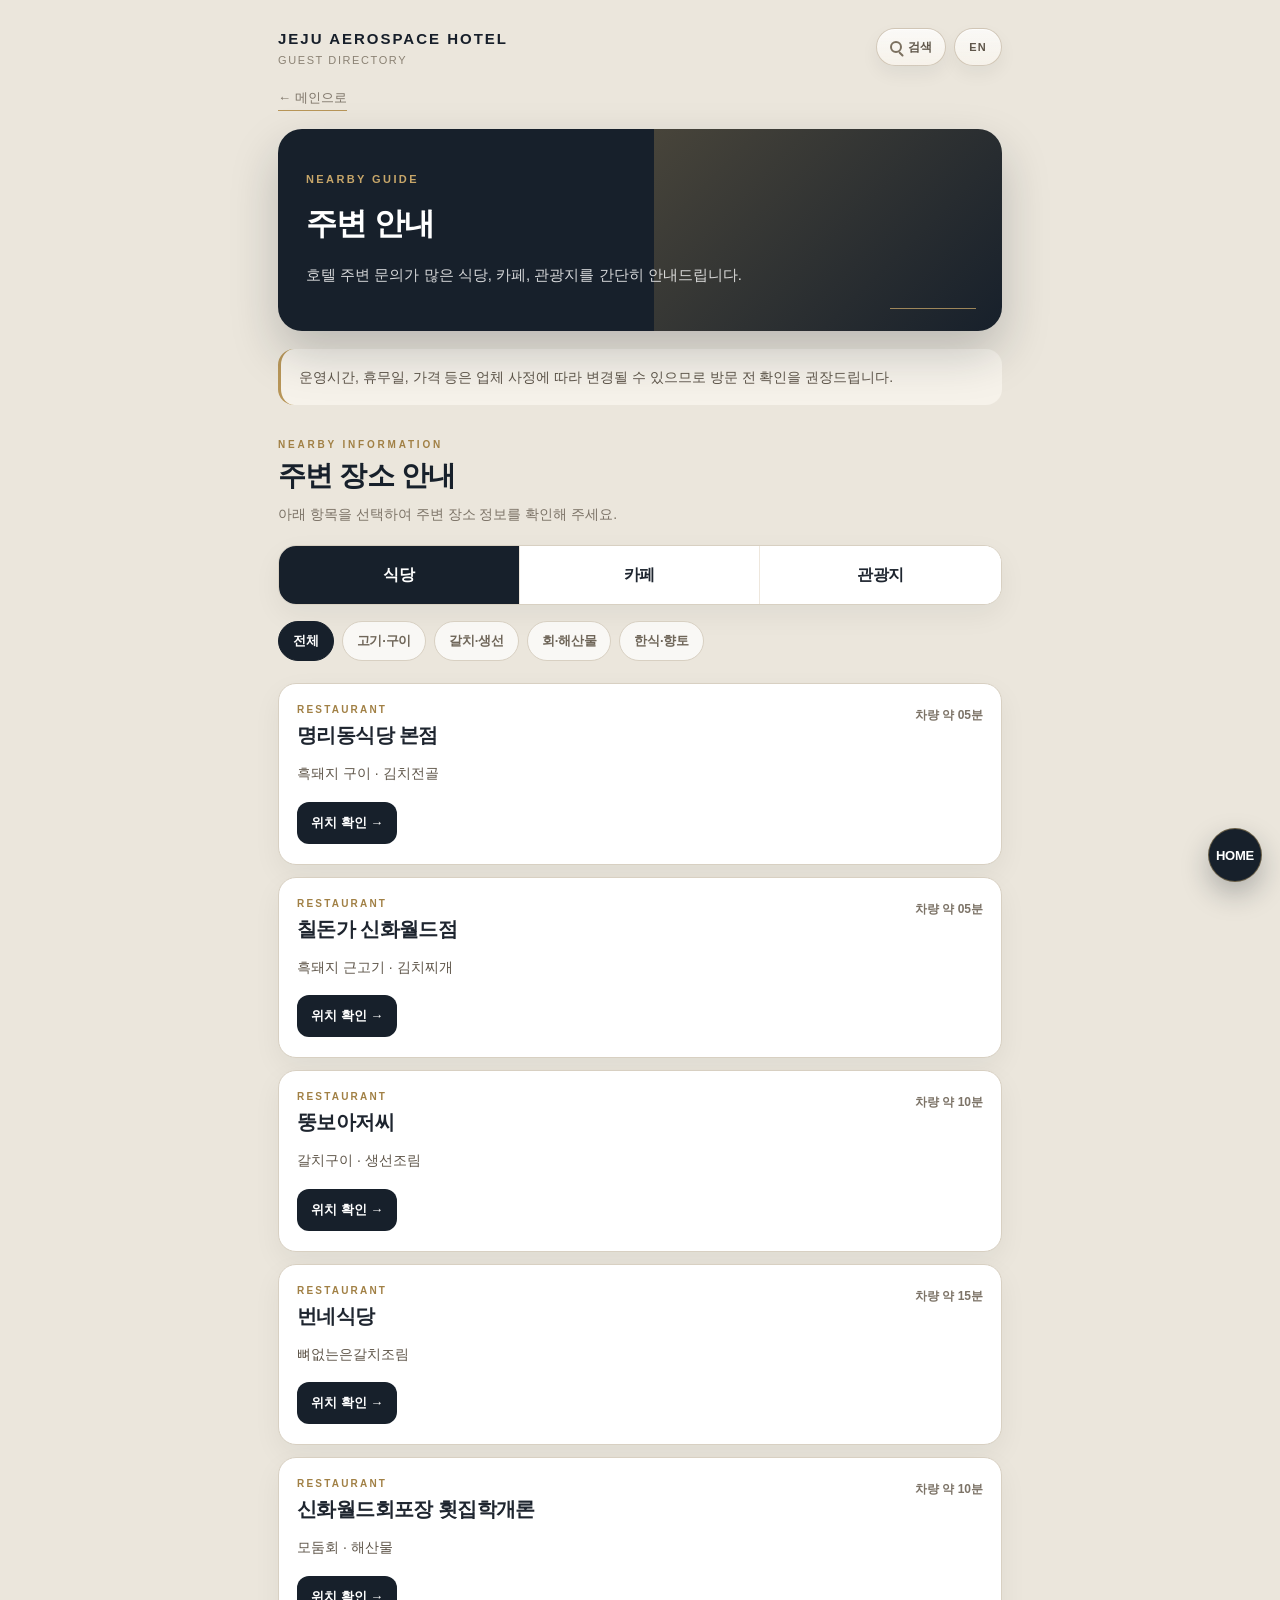
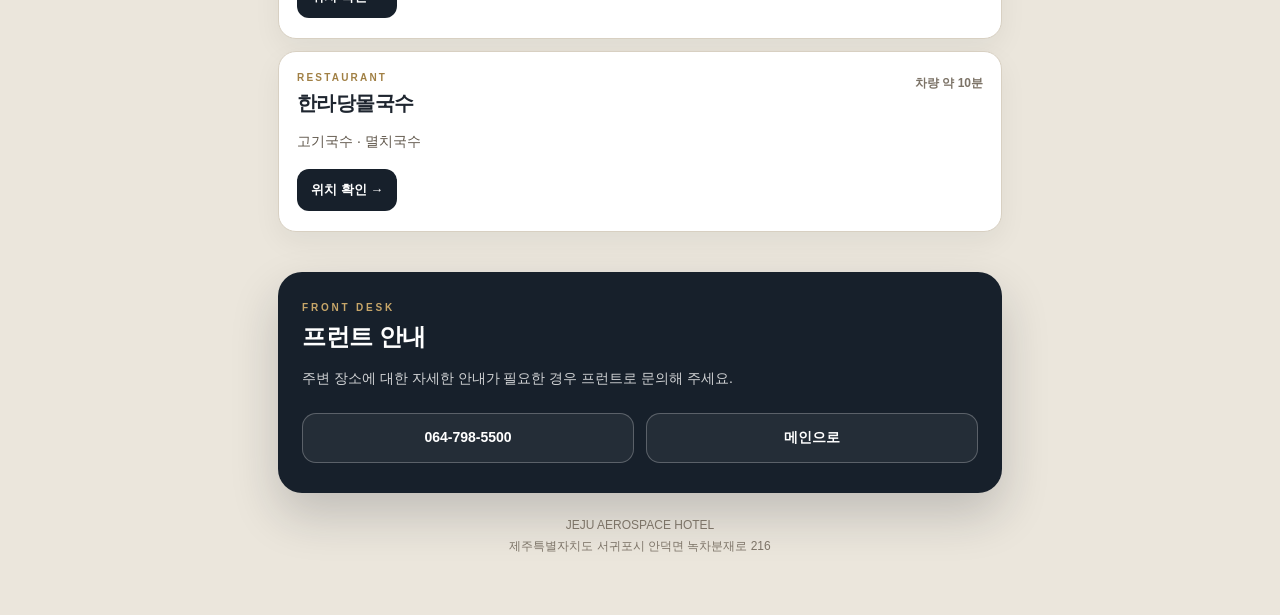
<file: nearby.html>
<!DOCTYPE html>
<html lang="ko">
<head>
  <meta charset="UTF-8" />
  <meta name="viewport" content="width=device-width, initial-scale=1.0" />
  <title>주변 안내 | JEJU AEROSPACE HOTEL</title>

  <!-- Google Tag Manager -->
  <script>(function(w,d,s,l,i){w[l]=w[l]||[];w[l].push({'gtm.start':
  new Date().getTime(),event:'gtm.js'});var f=d.getElementsByTagName(s)[0],
  j=d.createElement(s),dl=l!='dataLayer'?'&l='+l:'';j.async=true;j.src=
  'https://www.googletagmanager.com/gtm.js?id='+i+dl;f.parentNode.insertBefore(j,f);
  })(window,document,'script','dataLayer','GTM-KJN6C6B9');</script>
  <!-- End Google Tag Manager -->

  <link rel="stylesheet" href="style.css?v=20260709-search" />
</head>

<body>
  <!-- Google Tag Manager (noscript) -->
  <noscript><iframe src="https://www.googletagmanager.com/ns.html?id=GTM-KJN6C6B9"
  height="0" width="0" style="display:none;visibility:hidden"></iframe></noscript>
  <!-- End Google Tag Manager (noscript) -->

  <main class="page">

    <header class="topbar">
      <div class="topbar-brand">
        <div class="brand-main">JEJU AEROSPACE HOTEL</div>
        <div class="brand-sub">Guest Directory</div>
      </div>

      <div class="topbar-actions">
        <button class="search-toggle" type="button" aria-label="검색 열기">
          <span class="search-mark" aria-hidden="true"></span>
          <span>검색</span>
        </button>
        <a class="language" href="en/nearby.html" aria-label="English version">EN</a>
      </div>
    </header>

    <a class="back-link" href="index.html">← 메인으로</a>

    <section class="hero">
      <div class="hero-inner">
        <span class="kicker">Nearby Guide</span>
        <h1>주변 안내</h1>
        <p>
          호텔 주변 문의가 많은 식당, 카페, 관광지를 간단히 안내드립니다.
        </p>
      </div>
    </section>

    <div class="notice">
      운영시간, 휴무일, 가격 등은 업체 사정에 따라 변경될 수 있으므로
      방문 전 확인을 권장드립니다.
    </div>

    <section class="section nearby-section">
      <div class="section-header">
        <span class="section-label">Nearby Information</span>
        <h2 class="section-title">주변 장소 안내</h2>
        <p class="section-desc">
          아래 항목을 선택하여 주변 장소 정보를 확인해 주세요.
        </p>
      </div>

      <div class="nearby-tabs" role="tablist" aria-label="주변 안내 분류">
        <button
          class="nearby-tab is-active"
          type="button"
          role="tab"
          aria-selected="true"
          aria-controls="nearby-restaurant"
          data-nearby-tab="restaurant"
        >
          식당
        </button>

        <button
          class="nearby-tab"
          type="button"
          role="tab"
          aria-selected="false"
          aria-controls="nearby-cafe"
          data-nearby-tab="cafe"
        >
          카페
        </button>

        <button
          class="nearby-tab"
          type="button"
          role="tab"
          aria-selected="false"
          aria-controls="nearby-tour"
          data-nearby-tab="tour"
        >
          관광지
        </button>
      </div>

      <div class="nearby-panel is-active" id="nearby-restaurant" role="tabpanel" data-nearby-panel="restaurant">

        <div class="restaurant-filter-wrap">

          <div class="restaurant-filters" role="tablist" aria-label="식당 분류">
            <button
              class="restaurant-filter is-active"
              type="button"
              data-restaurant-filter="all"
              aria-selected="true"
            >
              전체
            </button>

            <button
              class="restaurant-filter"
              type="button"
              data-restaurant-filter="meat"
              aria-selected="false"
            >
              고기·구이
            </button>

            <button
              class="restaurant-filter"
              type="button"
              data-restaurant-filter="fish"
              aria-selected="false"
            >
              갈치·생선
            </button>

            <button
              class="restaurant-filter"
              type="button"
              data-restaurant-filter="seafood"
              aria-selected="false"
            >
              회·해산물
            </button>

            <button
              class="restaurant-filter"
              type="button"
              data-restaurant-filter="local"
              aria-selected="false"
            >
              한식·향토
            </button>
          </div>
        </div>

        <div class="nearby-list">

          <article class="nearby-card" data-restaurant-category="meat">
            <div class="nearby-card-head">
              <div>
                <div class="nearby-category">Restaurant</div>
                <h3>명리동식당 본점</h3>
              </div>
              <span class="nearby-distance">차량 약 05분</span>
            </div>

            <p>
              흑돼지 구이 · 김치전골
            </p>

            <a class="nearby-button" href="https://map.naver.com/p/search/%EB%AA%85%EB%A6%AC%EB%8F%99%EC%8B%9D%EB%8B%B9/place/16891414?c=13.82,0,0,0,dh&placePath=%2Fhome%3Fbk_query%3D%EB%AA%85%EB%A6%AC%EB%8F%99%EC%8B%9D%EB%8B%B9%26entry%3Dbmp%26from%3Dmap%26fromPanelNum%3D2%26timestamp%3D202607090101%26locale%3Dko%26svcName%3Dmap_pcv5%26searchText%3D%EB%AA%85%EB%A6%AC%EB%8F%99%EC%8B%9D%EB%8B%B9" target="_blank" rel="noopener">
              위치 확인 →
            </a>
          </article>
          <article class="nearby-card" data-restaurant-category="meat">
            <div class="nearby-card-head">
              <div>
                <div class="nearby-category">Restaurant</div>
                <h3>칠돈가 신화월드점</h3>
              </div>
              <span class="nearby-distance">차량 약 05분</span>
            </div>

            <p>
              흑돼지 근고기 · 김치찌개
            </p>

            <a class="nearby-button" href="https://map.naver.com/p/search/%EC%B9%A0%EB%8F%88%EA%B0%80/place/1462473274?c=13.00,0,0,0,dh&placePath=%2Fhome%3Fentry%3Dbmp%26from%3Dmap%26fromPanelNum%3D2%26timestamp%3D202607090136%26locale%3Dko%26svcName%3Dmap_pcv5%26searchText%3D%EC%B9%A0%EB%8F%88%EA%B0%80" target="_blank" rel="noopener">
              위치 확인 →
            </a>
          </article>
          
          <article class="nearby-card" data-restaurant-category="fish">
            <div class="nearby-card-head">
              <div>
                <div class="nearby-category">Restaurant</div>
                <h3>뚱보아저씨</h3>
              </div>
              <span class="nearby-distance">차량 약 10분</span>
            </div>

            <p>
              갈치구이 · 생선조림
            </p>

            <a class="nearby-button" href="https://map.naver.com/p/entry/place/1803980882?c=14.61,0,0,0,dh&placePath=%2Freview%3FadditionalHeight%3D76%26fromPanelNum%3D1%26locale%3Dko%26svcName%3Dmap_pcv5%26timestamp%3D202607090144" target="_blank" rel="noopener">
              위치 확인 →
            </a>
          </article>

          <article class="nearby-card" data-restaurant-category="fish">
            <div class="nearby-card-head">
              <div>
                <div class="nearby-category">Restaurant</div>
                <h3>번네식당</h3>
              </div>
              <span class="nearby-distance">차량 약 15분</span>
            </div>

            <p>
              뼈없는은갈치조림
            </p>

            <a class="nearby-button" href="https://map.naver.com/p/entry/place/21604850?lng=126.3453432&lat=33.2559749&placePath=%2Fhome%3Ffrom%3Dmap%26fromPanelNum%3D1%26additionalHeight%3D76%26timestamp%3D202607092130%26locale%3Dko%26svcName%3Dmap_pcv5&entry=plt&searchType=place&c=15.00,0,0,0,dh" target="_blank" rel="noopener">
              위치 확인 →
            </a>
          </article>

          <article class="nearby-card" data-restaurant-category="seafood">
            <div class="nearby-card-head">
              <div>
                <div class="nearby-category">Restaurant</div>
                <h3>신화월드회포장 횟집학개론</h3>
              </div>
              <span class="nearby-distance">차량 약 10분</span>
            </div>

            <p>
              모둠회 · 해산물
            </p>

            <a class="nearby-button" href="https://map.naver.com/p/entry/place/1542639862?c=13.00,0,0,0,dh&placePath=%2Fhome%3Ffrom%3Dmap%26fromPanelNum%3D1%26additionalHeight%3D76%26timestamp%3D202607090153%26locale%3Dko%26svcName%3Dmap_pcv5" target="_blank" rel="noopener">
              위치 확인 →
            </a>
          </article>

          <article class="nearby-card" data-restaurant-category="local">
            <div class="nearby-card-head">
              <div>
                <div class="nearby-category">Restaurant</div>
                <h3>한라당몰국수</h3>
              </div>
              <span class="nearby-distance">차량 약 10분</span>
            </div>

            <p>
              고기국수 · 멸치국수
            </p>

            <a class="nearby-button" href="https://map.naver.com/p/entry/place/32689164?c=12.00,0,0,0,dh&placePath=%2Fhome%3Ffrom%3Dmap%26fromPanelNum%3D1%26additionalHeight%3D76%26timestamp%3D202607090201%26locale%3Dko%26svcName%3Dmap_pcv5" target="_blank" rel="noopener">
              위치 확인 →
            </a>
          </article>

          <!-- 실제 식당 추가 시 아래 형식을 복사해서 사용하세요.
          data-restaurant-category 값은 아래 중 하나를 사용하면 됩니다.

          흑돼지: pork
          갈치: galchi
          회: sashimi
          향토음식: local

          <article class="nearby-card" data-restaurant-category="pork">
            <div class="nearby-card-head">
              <div>
                <div class="nearby-category">Restaurant</div>
                <h3>상호명 입력</h3>
              </div>
              <span class="nearby-distance">차량 약 00분</span>
            </div>

            <p>
              음식 분류 · 대표 메뉴 입력
            </p>

            <a class="nearby-button" href="#" target="_blank" rel="noopener">
              지도 보기
            </a>
          </article>
          -->

        </div>
      </div>

      <div class="nearby-panel" id="nearby-cafe" role="tabpanel" data-nearby-panel="cafe" hidden>
        <div class="nearby-list">

          <article class="nearby-card">
            <div class="nearby-card-head">
              <div>
                <div class="nearby-category">Cafe</div>
                <h3>카페 정보 준비 중</h3>
              </div>
              <span class="nearby-distance">프런트 문의</span>
            </div>
            <p>
              호텔 주변 카페는 프런트에서 안내해 드립니다.
              정리 후 순차적으로 업데이트 예정입니다.
            </p>
          </article>

          <!-- 실제 카페 추가 시 아래 형식을 복사해서 사용하세요.
          <article class="nearby-card">
            <div class="nearby-card-head">
              <div>
                <div class="nearby-category">Cafe</div>
                <h3>상호명</h3>
              </div>
              <span class="nearby-distance">차량 약 00분</span>
            </div>
            <p>
              카페 분류 · 대표 메뉴 입력
            </p>

            <a class="nearby-button" href="#" target="_blank" rel="noopener">
              지도 보기
            </a>
          </article>
          -->

        </div>
      </div>

      <div class="nearby-panel" id="nearby-tour" role="tabpanel" data-nearby-panel="tour" hidden>
        <div class="nearby-list">

          <article class="nearby-card">
            <div class="nearby-card-head">
              <div>
                <div class="nearby-category">Tour</div>
                <h3>관광지 정보 준비 중</h3>
              </div>
              <span class="nearby-distance">프런트 문의</span>
            </div>
            <p>
              호텔 주변 관광지는 프런트에서 안내해 드립니다.
              정리 후 순차적으로 업데이트 예정입니다.
            </p>
          </article>

          <!-- 실제 관광지 추가 시 아래 형식을 복사해서 사용하세요.
          <article class="nearby-card">
            <div class="nearby-card-head">
              <div>
                <div class="nearby-category">Tour</div>
                <h3>장소명</h3>
              </div>
              <span class="nearby-distance">차량 약 00분</span>
            </div>
            <p>
              장소 분류 · 간단 안내 입력
            </p>

            <a class="nearby-button" href="#" target="_blank" rel="noopener">
              지도 보기
            </a>
          </article>
          -->

        </div>
      </div>
    </section>

    <section class="contact">
      <span class="section-label">Front Desk</span>
      <h2>프런트 안내</h2>
      <p>
        주변 장소에 대한 자세한 안내가 필요한 경우 프런트로 문의해 주세요.
      </p>

      <div class="contact-actions">
        <a class="contact-button" href="tel:0647985500">
          064-798-5500
        </a>

        <a class="contact-button" href="index.html">
          메인으로
        </a>
      </div>
    </section>

    <footer class="footer">
      JEJU AEROSPACE HOTEL<br>
      제주특별자치도 서귀포시 안덕면 녹차분재로 216
    </footer>

    <a class="floating-home" href="index.html">HOME</a>

  </main>

  <script src="search.js?v=20260709-search"></script>
  <script>
    const nearbyTabs = document.querySelectorAll('.nearby-tab');
    const nearbyPanels = document.querySelectorAll('.nearby-panel');

    nearbyTabs.forEach(function(tab) {
      tab.addEventListener('click', function() {
        const target = tab.dataset.nearbyTab;

        nearbyTabs.forEach(function(item) {
          item.classList.remove('is-active');
          item.setAttribute('aria-selected', 'false');
        });

        nearbyPanels.forEach(function(panel) {
          panel.classList.remove('is-active');
          panel.hidden = true;
        });

        tab.classList.add('is-active');
        tab.setAttribute('aria-selected', 'true');

        const activePanel = document.querySelector('[data-nearby-panel="' + target + '"]');
        if (activePanel) {
          activePanel.hidden = false;
          activePanel.classList.add('is-active');
        }

        window.dataLayer = window.dataLayer || [];
        window.dataLayer.push({
          event: 'nearby_tab_click',
          nearby_tab: target
        });
      });
    });

    const restaurantFilters = document.querySelectorAll('.restaurant-filter');
    const restaurantCards = document.querySelectorAll('[data-restaurant-category]');

    restaurantFilters.forEach(function(filter) {
      filter.addEventListener('click', function() {
        const target = filter.dataset.restaurantFilter;

        restaurantFilters.forEach(function(item) {
          item.classList.remove('is-active');
          item.setAttribute('aria-selected', 'false');
        });

        filter.classList.add('is-active');
        filter.setAttribute('aria-selected', 'true');

        restaurantCards.forEach(function(card) {
          const category = card.dataset.restaurantCategory;

          if (target === 'all' || category === target) {
            card.hidden = false;
          } else {
            card.hidden = true;
          }
        });

        window.dataLayer = window.dataLayer || [];
        window.dataLayer.push({
          event: 'restaurant_filter_click',
          restaurant_filter: target
        });
      });
    });
  </script>
</body>
</html>
</file>
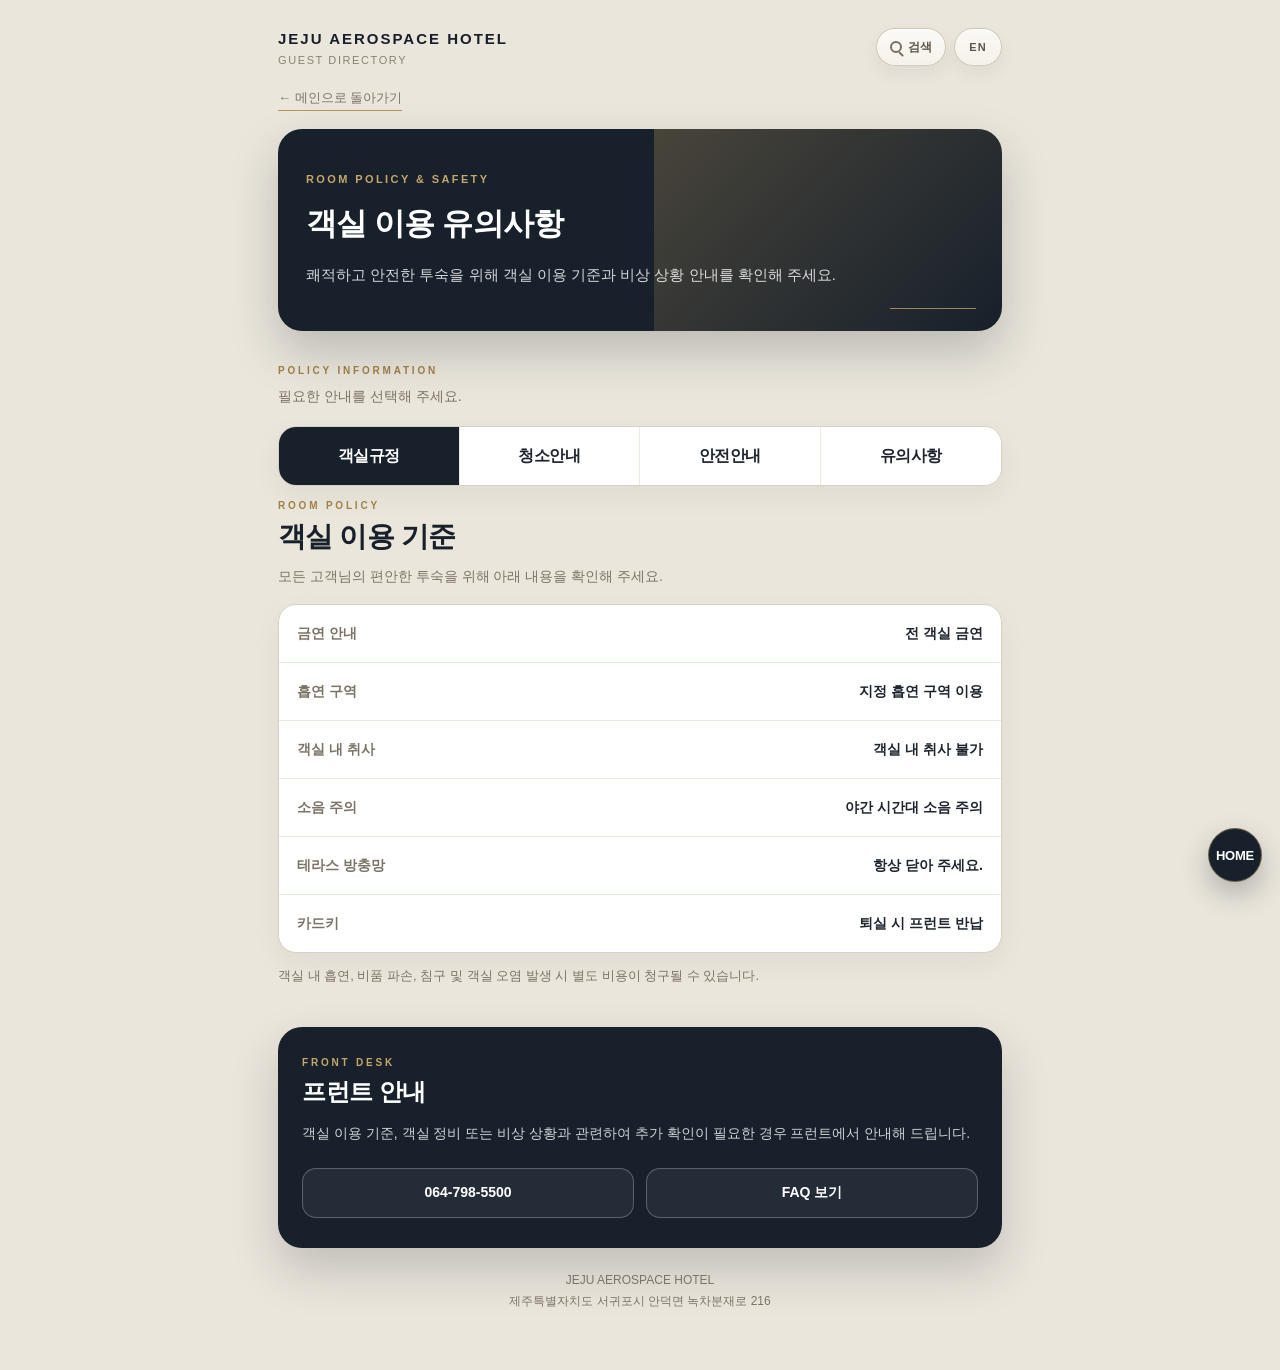
<file: policy.html>
<!DOCTYPE html>
<html lang="ko">
<head>
  <meta charset="UTF-8" />
  <meta name="viewport" content="width=device-width, initial-scale=1.0" />
  <title>객실 이용 유의사항 | JEJU AEROSPACE HOTEL</title>

  <!-- Google Tag Manager -->
  <script>(function(w,d,s,l,i){w[l]=w[l]||[];w[l].push({'gtm.start':
  new Date().getTime(),event:'gtm.js'});var f=d.getElementsByTagName(s)[0],
  j=d.createElement(s),dl=l!='dataLayer'?'&l='+l:'';j.async=true;j.src=
  'https://www.googletagmanager.com/gtm.js?id='+i+dl;f.parentNode.insertBefore(j,f);
  })(window,document,'script','dataLayer','GTM-KJN6C6B9');</script>
  <!-- End Google Tag Manager -->

  <link rel="stylesheet" href="style.css?v=20260709-search" />
</head>

<body>
  <!-- Google Tag Manager (noscript) -->
  <noscript><iframe src="https://www.googletagmanager.com/ns.html?id=GTM-KJN6C6B9"
  height="0" width="0" style="display:none;visibility:hidden"></iframe></noscript>
  <!-- End Google Tag Manager (noscript) -->

  <main class="page">

    <header class="topbar">
      <div class="topbar-brand">
        <div class="brand-main">JEJU AEROSPACE HOTEL</div>
        <div class="brand-sub">Guest Directory</div>
      </div>

      <div class="topbar-actions">
        <button class="search-toggle" type="button" aria-label="검색 열기">
          <span class="search-mark" aria-hidden="true"></span>
          <span>검색</span>
        </button>
        <a class="language" href="en/policy.html" aria-label="English version">EN</a>
      </div>
    </header>

    <a class="back-link" href="index.html">← 메인으로 돌아가기</a>

    <section class="hero">
      <div class="hero-inner">
        <span class="kicker">Room Policy & Safety</span>
        <h1>객실 이용 유의사항</h1>
        <p>
          쾌적하고 안전한 투숙을 위해 객실 이용 기준과 비상 상황 안내를 확인해 주세요.
        </p>
      </div>
    </section>

    <section class="section policy-section">
      <div class="section-header">
        <span class="section-label">Policy Information</span>
        <p class="section-desc">
          필요한 안내를 선택해 주세요.
        </p>
      </div>

      <div class="policy-tabs" role="tablist" aria-label="객실 이용 유의사항 분류">
        <button
          class="policy-tab is-active"
          type="button"
          role="tab"
          aria-selected="true"
          aria-controls="policy-panel-room"
          data-policy-tab="room"
        >
          객실규정
        </button>

        <button
          class="policy-tab"
          type="button"
          role="tab"
          aria-selected="false"
          aria-controls="policy-panel-housekeeping"
          data-policy-tab="housekeeping"
        >
          청소안내
        </button>

        <button
          class="policy-tab"
          type="button"
          role="tab"
          aria-selected="false"
          aria-controls="policy-panel-safety"
          data-policy-tab="safety"
        >
          안전안내
        </button>

        <button
          class="policy-tab"
          type="button"
          role="tab"
          aria-selected="false"
          aria-controls="policy-panel-notice"
          data-policy-tab="notice"
        >
          유의사항
        </button>
      </div>

      <div
        class="policy-panel is-active"
        id="policy-panel-room"
        role="tabpanel"
        data-policy-panel="room"
      >
        <section class="section" id="room-policy">
          <div class="section-header">
            <span class="section-label">Room Policy</span>
            <h2 class="section-title">객실 이용 기준</h2>
            <p class="section-desc">
              모든 고객님의 편안한 투숙을 위해 아래 내용을 확인해 주세요.
            </p>
          </div>

          <div class="info-table">
            <div class="info-row">
              <div class="info-label">금연 안내</div>
              <div class="info-value">전 객실 금연</div>
            </div>

            <div class="info-row">
              <div class="info-label">흡연 구역</div>
              <div class="info-value">지정 흡연 구역 이용</div>
            </div>

            <div class="info-row">
              <div class="info-label">객실 내 취사</div>
              <div class="info-value">객실 내 취사 불가</div>
            </div>

            <div class="info-row">
              <div class="info-label">소음 주의</div>
              <div class="info-value">야간 시간대 소음 주의</div>
            </div>

            <div class="info-row">
              <div class="info-label">테라스 방충망</div>
              <div class="info-value">항상 닫아 주세요.</div>
            </div>

            <div class="info-row">
              <div class="info-label">카드키</div>
              <div class="info-value">퇴실 시 프런트 반납</div>
            </div>
          </div>

          <div class="sub-note">
            객실 내 흡연, 비품 파손, 침구 및 객실 오염 발생 시 별도 비용이 청구될 수 있습니다.
          </div>
        </section>
      </div>

      <div
        class="policy-panel"
        id="policy-panel-housekeeping"
        role="tabpanel"
        data-policy-panel="housekeeping"
        hidden
      >
        <section class="section" id="housekeeping">
          <div class="section-header">
            <span class="section-label">Housekeeping</span>
            <h2 class="section-title">객실 정비 안내</h2>
            <p class="section-desc">
              객실 정비 및 추가 요청 기준을 확인해 주세요.
            </p>
          </div>

          <div class="info-table">
            <div class="info-row">
              <div class="info-label">객실 정비</div>
              <div class="info-value">호텔 운영 기준에 따라 진행</div>
            </div>

            <div class="info-row">
              <div class="info-label">수건 교체</div>
              <div class="info-value">추가 수건이 필요한 경우 프런트로 연락해 주세요.</div>
            </div>

            <div class="info-row">
              <div class="info-label">쓰레기 수거</div>
              <div class="info-value">쓰레기는 객실에 두시면 외출 또는 체크아웃 시 수거됩니다.</div>
            </div>

            <div class="info-row">
              <div class="info-label">방해 금지</div>
              <div class="info-value">Do Not Disturb 표시 확인</div>
            </div>
          </div>

          <div class="sub-note">
            객실 정비 기준 및 가능 시간은 호텔 운영 상황에 따라 달라질 수 있습니다.
            Do Not Disturb 표시가 있는 경우 객실 정비가 제한될 수 있습니다.
          </div>
        </section>
      </div>

      <div
        class="policy-panel"
        id="policy-panel-safety"
        role="tabpanel"
        data-policy-panel="safety"
        hidden
      >
        <section class="section" id="safety">
          <div class="section-header">
            <span class="section-label">Emergency & Safety</span>
            <h2 class="section-title">비상 · 안전 안내</h2>
            <p class="section-desc">
              비상 상황 발생 시 아래 내용을 확인하고 즉시 프런트로 연락해 주세요.
            </p>
          </div>

          <div class="info-table">
            <div class="info-row">
              <div class="info-label">비상 연락</div>
              <div class="info-value">프런트 064-798-5500</div>
            </div>

            <div class="info-row">
              <div class="info-label">비상구 위치</div>
              <div class="info-value">객실 내 비상 대피 안내도 확인</div>
            </div>

            <div class="info-row">
              <div class="info-label">화재 발생</div>
              <div class="info-value">비상 대피 안내도 및 직원 안내에 따라 이동</div>
            </div>

            <div class="info-row">
              <div class="info-label">응급 상황</div>
              <div class="info-value">즉시 프런트로 연락해 주세요.</div>
            </div>
          </div>

          <div class="sub-note">
            화재 또는 응급 상황 발생 시 객실 내 비상 대피 안내도를 확인하시고,
            직원 안내에 따라 신속하게 이동해 주세요.
          </div>
        </section>
      </div>

      <div
        class="policy-panel"
        id="policy-panel-notice"
        role="tabpanel"
        data-policy-panel="notice"
        hidden
      >
        <section class="section" id="notice">
          <div class="section-header">
            <span class="section-label">Guest Notice</span>
            <h2 class="section-title">유의사항</h2>
          </div>

          <div class="notice">
            본 안내는 고객님의 안전과 쾌적한 투숙 환경을 위한 기준입니다.
            호텔 운영 상황에 따라 세부 내용은 변경될 수 있습니다.
          </div>
        </section>
      </div>
    </section>

    <section class="contact" id="front">
      <span class="section-label">Front Desk</span>
      <h2>프런트 안내</h2>
      <p>
        객실 이용 기준, 객실 정비 또는 비상 상황과 관련하여 추가 확인이 필요한 경우
        프런트에서 안내해 드립니다.
      </p>

      <div class="contact-actions">
        <a class="contact-button" href="tel:0647985500">064-798-5500</a>
        <a class="contact-button" href="faq.html">FAQ 보기</a>
      </div>
    </section>

    <footer class="footer">
      JEJU AEROSPACE HOTEL<br>
      제주특별자치도 서귀포시 안덕면 녹차분재로 216
    </footer>

    <a class="floating-home" href="index.html">HOME</a>
  </main>

  <script src="search.js?v=20260709-search"></script>
  <script>
    const policyTabs = document.querySelectorAll('.policy-tab');
    const policyPanels = document.querySelectorAll('.policy-panel');

    const policyHashMap = {
      '#room-policy': 'room',
      '#housekeeping': 'housekeeping',
      '#safety': 'safety',
      '#notice': 'notice'
    };

    function activatePolicyTab(target, shouldTrack) {
      policyTabs.forEach(function(item) {
        item.classList.remove('is-active');
        item.setAttribute('aria-selected', 'false');
      });

      policyPanels.forEach(function(panel) {
        panel.classList.remove('is-active');
        panel.hidden = true;
      });

      const activeTab = document.querySelector('[data-policy-tab="' + target + '"]');
      const activePanel = document.querySelector('[data-policy-panel="' + target + '"]');

      if (activeTab) {
        activeTab.classList.add('is-active');
        activeTab.setAttribute('aria-selected', 'true');
      }

      if (activePanel) {
        activePanel.hidden = false;
        activePanel.classList.add('is-active');
      }

      if (shouldTrack) {
        window.dataLayer = window.dataLayer || [];
        window.dataLayer.push({
          event: 'policy_tab_click',
          policy_tab: target
        });
      }
    }

    policyTabs.forEach(function(tab) {
      tab.addEventListener('click', function() {
        const target = tab.dataset.policyTab;
        activatePolicyTab(target, true);
      });
    });

    const initialTarget = policyHashMap[window.location.hash];

    if (initialTarget) {
      activatePolicyTab(initialTarget, false);

      const hashTarget = document.querySelector(window.location.hash);
      if (hashTarget) {
        setTimeout(function() {
          hashTarget.scrollIntoView({
            behavior: 'auto',
            block: 'start'
          });
        }, 80);
      }
    }
  </script>
</body>
</html>
</file>
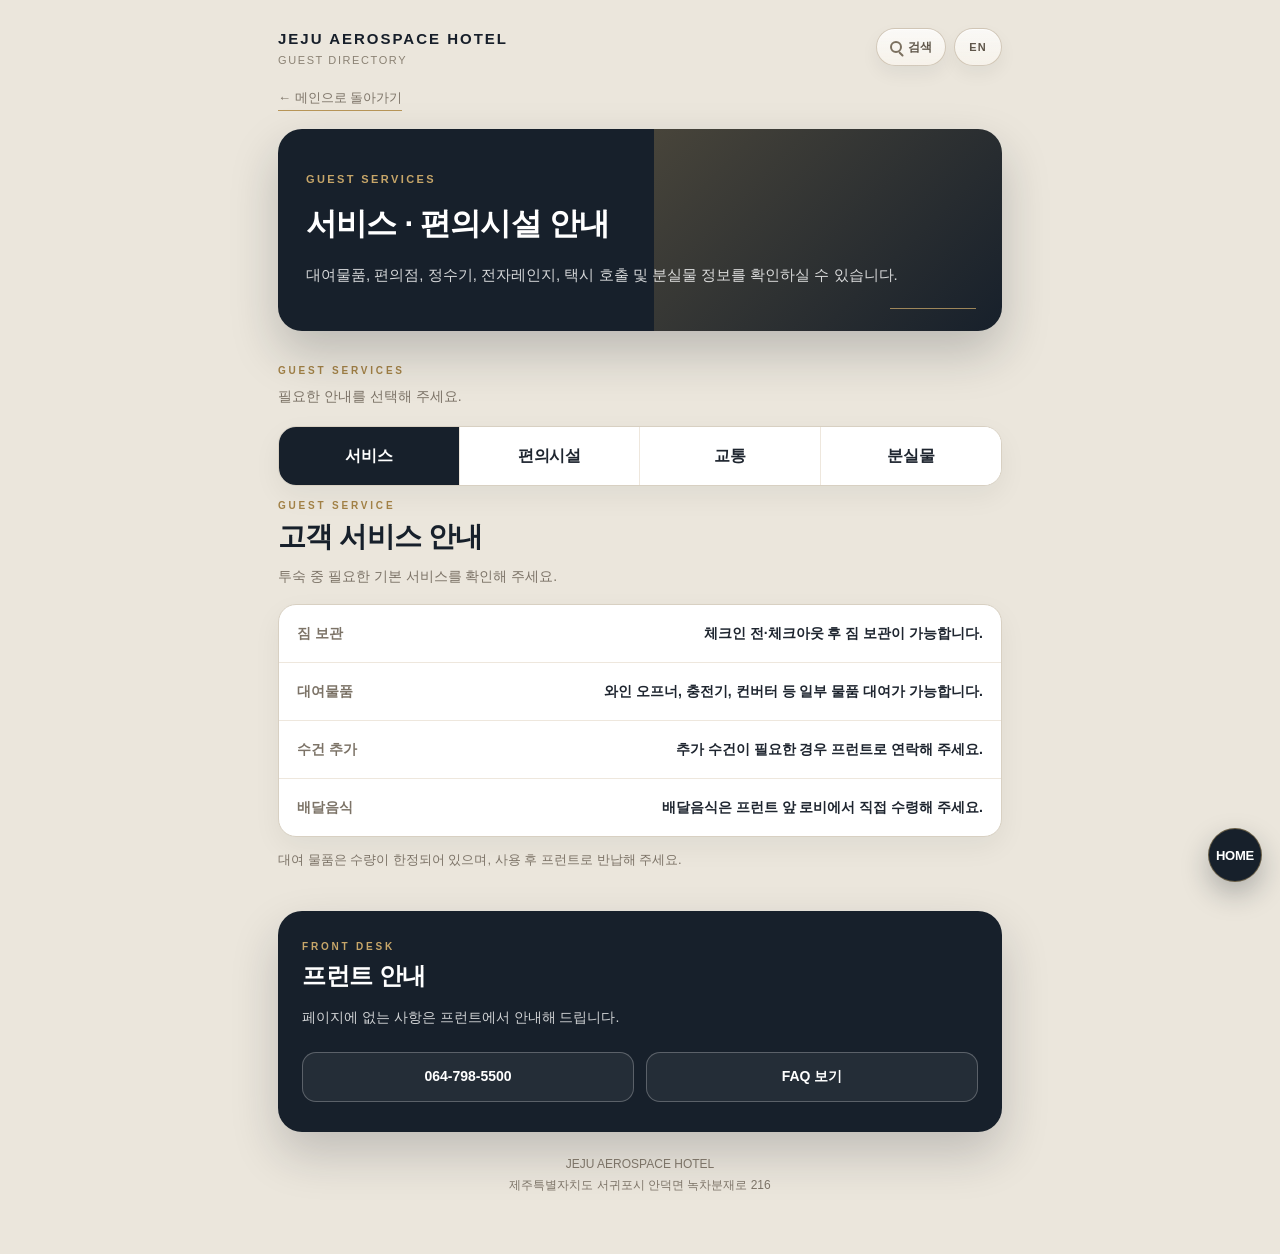
<file: service.html>
<!DOCTYPE html>
<html lang="ko">
<head>
  <meta charset="UTF-8" />
  <meta name="viewport" content="width=device-width, initial-scale=1.0" />
  <title>서비스 · 편의시설 안내 | JEJU AEROSPACE HOTEL</title>

  <!-- Google Tag Manager -->
  <script>(function(w,d,s,l,i){w[l]=w[l]||[];w[l].push({'gtm.start':
  new Date().getTime(),event:'gtm.js'});var f=d.getElementsByTagName(s)[0],
  j=d.createElement(s),dl=l!='dataLayer'?'&l='+l:'';j.async=true;j.src=
  'https://www.googletagmanager.com/gtm.js?id='+i+dl;f.parentNode.insertBefore(j,f);
  })(window,document,'script','dataLayer','GTM-KJN6C6B9');</script>
  <!-- End Google Tag Manager -->

  <link rel="stylesheet" href="style.css?v=20260709-search" />
</head>

<body>
  <!-- Google Tag Manager (noscript) -->
  <noscript><iframe src="https://www.googletagmanager.com/ns.html?id=GTM-KJN6C6B9"
  height="0" width="0" style="display:none;visibility:hidden"></iframe></noscript>
  <!-- End Google Tag Manager (noscript) -->

  <main class="page">

    <header class="topbar">
      <div class="topbar-brand">
        <div class="brand-main">JEJU AEROSPACE HOTEL</div>
        <div class="brand-sub">Guest Directory</div>
      </div>

      <div class="topbar-actions">
        <button class="search-toggle" type="button" aria-label="검색 열기">
          <span class="search-mark" aria-hidden="true"></span>
          <span>검색</span>
        </button>
        <a class="language" href="en/service.html" aria-label="English version">EN</a>
      </div>
    </header>

    <a class="back-link" href="index.html">← 메인으로 돌아가기</a>

    <section class="hero">
      <div class="hero-inner">
        <span class="kicker">Guest Services</span>
        <h1>서비스 · 편의시설 안내</h1>
        <p>
          대여물품, 편의점, 정수기, 전자레인지, 택시 호출 및 분실물 정보를 확인하실 수 있습니다.
        </p>
      </div>
    </section>

    <section class="section service-section">
      <div class="section-header">
        <span class="section-label">Guest Services</span>
        <p class="section-desc">
          필요한 안내를 선택해 주세요.
        </p>
      </div>

      <div class="service-tabs" role="tablist" aria-label="서비스 안내 분류">
        <button
          class="service-tab is-active"
          type="button"
          role="tab"
          aria-selected="true"
          aria-controls="service-panel-service"
          data-service-tab="service"
        >
          서비스
        </button>

        <button
          class="service-tab"
          type="button"
          role="tab"
          aria-selected="false"
          aria-controls="service-panel-facility"
          data-service-tab="facility"
        >
          편의시설
        </button>

        <button
          class="service-tab"
          type="button"
          role="tab"
          aria-selected="false"
          aria-controls="service-panel-transport"
          data-service-tab="transport"
        >
          교통
        </button>

        <button
          class="service-tab"
          type="button"
          role="tab"
          aria-selected="false"
          aria-controls="service-panel-lost"
          data-service-tab="lost"
        >
          분실물
        </button>
      </div>

      <div
        class="service-panel is-active"
        id="service-panel-service"
        role="tabpanel"
        data-service-panel="service"
      >
        <section class="section" id="service">
          <div class="section-header">
            <span class="section-label">Guest Service</span>
            <h2 class="section-title">고객 서비스 안내</h2>
            <p class="section-desc">
              투숙 중 필요한 기본 서비스를 확인해 주세요.
            </p>
          </div>

          <div class="info-table">
            <div class="info-row">
              <div class="info-label">짐 보관</div>
              <div class="info-value">체크인 전·체크아웃 후 짐 보관이 가능합니다.</div>
            </div>

            <div class="info-row">
              <div class="info-label">대여물품</div>
              <div class="info-value">와인 오프너, 충전기, 컨버터 등 일부 물품 대여가 가능합니다.</div>
            </div>

            <div class="info-row">
              <div class="info-label">수건 추가</div>
              <div class="info-value">추가 수건이 필요한 경우 프런트로 연락해 주세요.</div>
            </div>

            <div class="info-row">
              <div class="info-label">배달음식</div>
              <div class="info-value">배달음식은 프런트 앞 로비에서 직접 수령해 주세요.</div>
            </div>
          </div>

          <div class="sub-note">
            대여 물품은 수량이 한정되어 있으며, 사용 후 프런트로 반납해 주세요.
          </div>
        </section>
      </div>

      <div
        class="service-panel"
        id="service-panel-facility"
        role="tabpanel"
        data-service-panel="facility"
        hidden
      >
        <section class="section" id="facility">
          <div class="section-header">
            <span class="section-label">Convenience Store</span>
            <h2 class="section-title">편의점 안내</h2>
            <p class="section-desc">
              호텔 내 편의점 이용 정보를 확인해 주세요.
            </p>
          </div>

          <div class="info-table">
            <div class="info-row">
              <div class="info-label">위치</div>
              <div class="info-value">프런트 옆 CU 편의점</div>
            </div>

            <div class="info-row">
              <div class="info-label">운영 시간</div>
              <div class="info-value">24시간 운영</div>
            </div>

            <div class="info-row">
              <div class="info-label">무인 운영</div>
              <div class="info-value">22:00 ~ 익일 14:00</div>
            </div>

            <div class="info-row">
              <div class="info-label">전자레인지</div>
              <div class="info-value">프런트 옆 CU 편의점에서 이용하실 수 있습니다.</div>
            </div>

            <div class="info-row">
              <div class="info-label">추가 생수</div>
              <div class="info-value">추가 생수는 호텔 내 편의점에서 구매하실 수 있습니다.</div>
            </div>
          </div>

          <div class="sub-note">
            무인 운영 시간에는 담배 및 주류 등 일부 상품 구매가 제한될 수 있습니다.
          </div>
        </section>
        
        <section class="section" id="gym">
          <div class="section-header">
            <span class="section-label">gym</span>
            <h2 class="section-title">GYM 안내</h2>
            <p class="section-desc">
              호텔 내 피트니스 공간 이용 정보를 확인해 주세요.
            </p>
          </div>

          <div class="info-table">
            <div class="info-row">
              <div class="info-label">위치</div>
              <div class="info-value">로비층 B동 입구</div>
            </div>

            <div class="info-row">
              <div class="info-label">운영시간</div>
              <div class="info-value">06:00 ~ 00:00</div>
            </div>
            
            <div class="info-row">
              <div class="info-label">참고사항 </div>
              <div class="info-value">운동복 및 운동화는 개인 지참해 주세요.</div>
            </div>
          </div>
        </section>

        <section class="section" id="water">
          <div class="section-header">
            <span class="section-label">Water Purifier</span>
            <h2 class="section-title">정수기 안내</h2>
            <p class="section-desc">
              객실 생수 추가 이용이 필요한 경우 아래 위치를 확인해 주세요.
            </p>
          </div>

          <div class="info-table">
            <div class="info-row">
              <div class="info-label">A동</div>
              <div class="info-value">각 층에 정수기가 비치되어 있습니다.</div>
            </div>

            <div class="info-row">
              <div class="info-label">B동</div>
              <div class="info-value">로비층 연회장 정수기를 이용해 주세요.</div>
            </div>
          </div>
        </section>
      </div>
      <div
        class="service-panel"
        id="service-panel-transport"
        role="tabpanel"
        data-service-panel="transport"
        hidden
      >
        <section class="section" id="transport">
          <div class="section-header">
            <span class="section-label">Transportation</span>
            <h2 class="section-title">교통 안내</h2>
            <p class="section-desc">
              주차 및 택시 호출 관련 안내입니다.
            </p>
          </div>

          <div class="info-table">
            <div class="info-row">
              <div class="info-label">주차 등록</div>
              <div class="info-value">별도 등록은 필요하지 않습니다.</div>
            </div>

            <div class="info-row">
              <div class="info-label">차량번호</div>
              <div class="info-value">체크인 시 차량번호를 프런트에 알려 주세요.</div>
            </div>

            <div class="info-row">
              <div class="info-label">택시 호출</div>
              <div class="info-value">프런트에서 카카오 택시 호출을 도와드립니다.</div>
            </div>
          </div>

          <div class="sub-note">
            택시 호출은 배차 상황에 따라 대기 시간이 발생할 수 있습니다.
          </div>
        </section>
      </div>

      <div
        class="service-panel"
        id="service-panel-lost"
        role="tabpanel"
        data-service-panel="lost"
        hidden
      >
        <section class="section" id="lost">
          <div class="section-header">
            <span class="section-label">Lost & Found</span>
            <h2 class="section-title">분실물 안내</h2>
          </div>

          <div class="info-table">
            <div class="info-row">
              <div class="info-label">보관 기간</div>
              <div class="info-value">최대 30일</div>
            </div>

            <div class="info-row">
              <div class="info-label">확인 방법</div>
              <div class="info-value">프런트 전화 또는 방문</div>
            </div>
          </div>

          <div class="sub-note">
            분실물 확인은 프런트에서 도와드립니다.
            식품류 및 부패 가능 물품은 별도 기준에 따라 처리될 수 있습니다.
          </div>
        </section>
      </div>
    </section>

    <section class="contact" id="front">
      <span class="section-label">Front Desk</span>
      <h2>프런트 안내</h2>
      <p>
        페이지에 없는 사항은 프런트에서 안내해 드립니다.
      </p>

      <div class="contact-actions">
        <a class="contact-button" href="tel:0647985500">064-798-5500</a>
        <a class="contact-button" href="faq.html">FAQ 보기</a>
      </div>
    </section>

    <footer class="footer">
      JEJU AEROSPACE HOTEL<br>
      제주특별자치도 서귀포시 안덕면 녹차분재로 216
    </footer>

    <a class="floating-home" href="index.html">HOME</a>
  </main>

  <script src="search.js?v=20260709-search"></script>
  <script>
    const serviceTabs = document.querySelectorAll('.service-tab');
    const servicePanels = document.querySelectorAll('.service-panel');

    const serviceHashMap = {
      '#service': 'service',
      '#facility': 'facility',
      '#gym': 'facility',
      '#water': 'facility',
      '#transport': 'transport',
      '#lost': 'lost'
    };

    function activateServiceTab(target, shouldTrack) {
      serviceTabs.forEach(function(item) {
        item.classList.remove('is-active');
        item.setAttribute('aria-selected', 'false');
      });

      servicePanels.forEach(function(panel) {
        panel.classList.remove('is-active');
        panel.hidden = true;
      });

      const activeTab = document.querySelector('[data-service-tab="' + target + '"]');
      const activePanel = document.querySelector('[data-service-panel="' + target + '"]');

      if (activeTab) {
        activeTab.classList.add('is-active');
        activeTab.setAttribute('aria-selected', 'true');
      }

      if (activePanel) {
        activePanel.hidden = false;
        activePanel.classList.add('is-active');
      }

      if (shouldTrack) {
        window.dataLayer = window.dataLayer || [];
        window.dataLayer.push({
          event: 'service_tab_click',
          service_tab: target
        });
      }
    }

    serviceTabs.forEach(function(tab) {
      tab.addEventListener('click', function() {
        const target = tab.dataset.serviceTab;
        activateServiceTab(target, true);
      });
    });

    const initialTarget = serviceHashMap[window.location.hash];

    if (initialTarget) {
      activateServiceTab(initialTarget, false);

      const hashTarget = document.querySelector(window.location.hash);
      if (hashTarget) {
        setTimeout(function() {
          hashTarget.scrollIntoView({
            behavior: 'auto',
            block: 'start'
          });
        }, 80);
      }
    }
  </script>
</body>
</html>
</file>
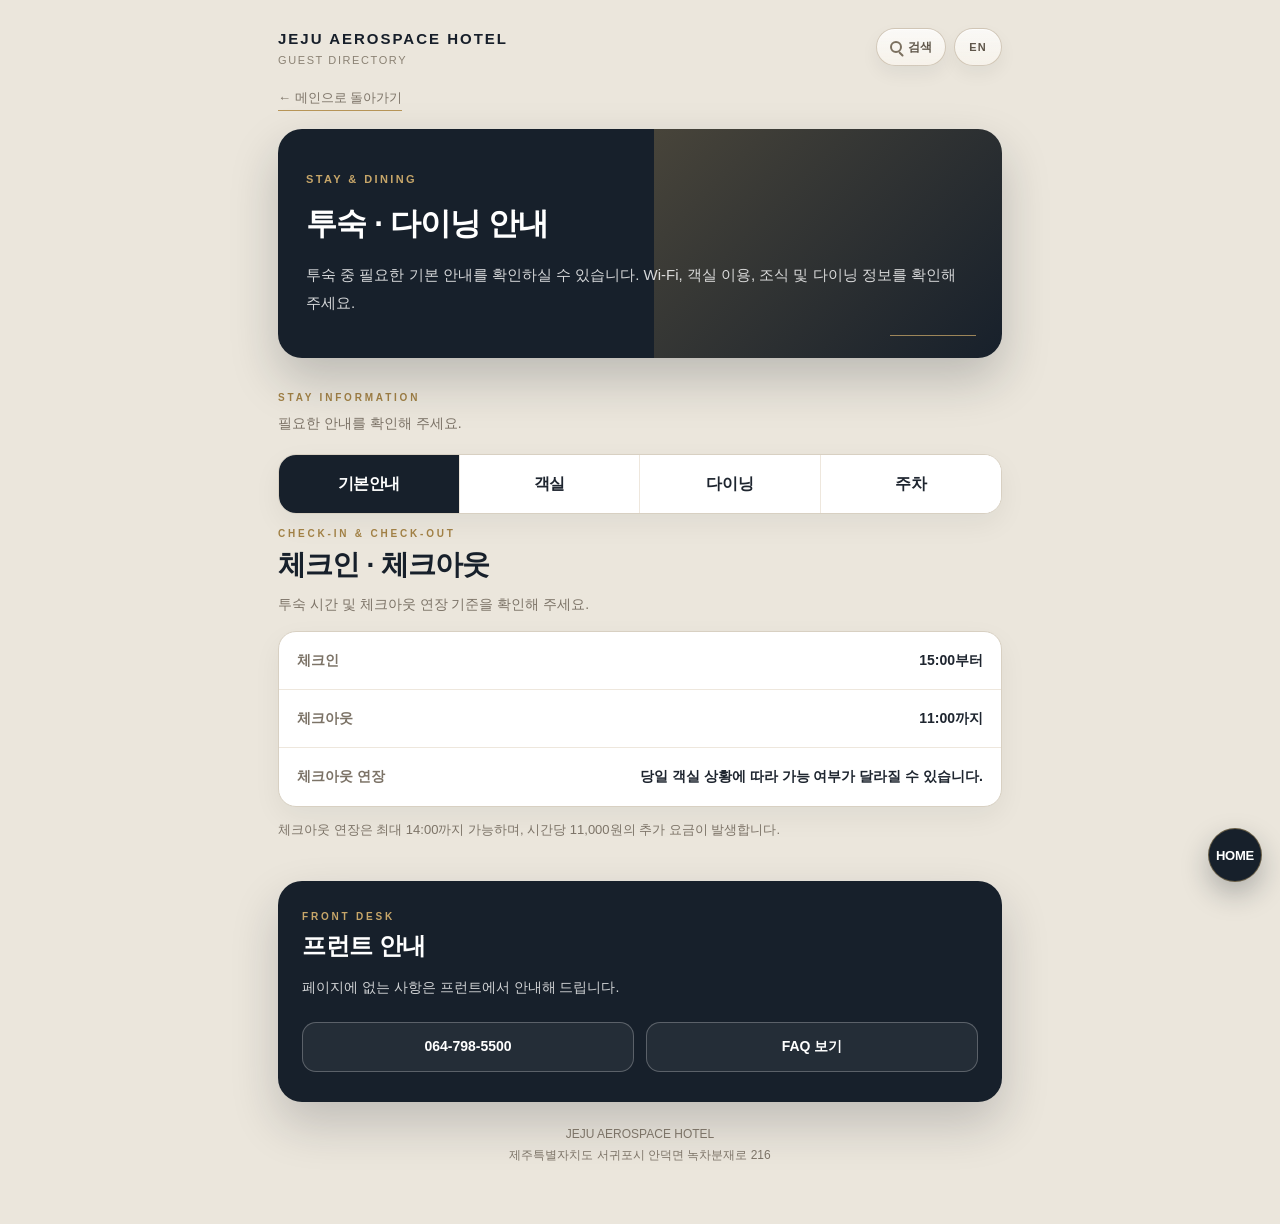
<file: stay.html>
<!DOCTYPE html>
<html lang="ko">
<head>
  <meta charset="UTF-8" />
  <meta name="viewport" content="width=device-width, initial-scale=1.0" />
  <title>투숙 · 다이닝 안내 | JEJU AEROSPACE HOTEL</title>

  <!-- Google Tag Manager -->
  <script>(function(w,d,s,l,i){w[l]=w[l]||[];w[l].push({'gtm.start':
  new Date().getTime(),event:'gtm.js'});var f=d.getElementsByTagName(s)[0],
  j=d.createElement(s),dl=l!='dataLayer'?'&l='+l:'';j.async=true;j.src=
  'https://www.googletagmanager.com/gtm.js?id='+i+dl;f.parentNode.insertBefore(j,f);
  })(window,document,'script','dataLayer','GTM-KJN6C6B9');</script>
  <!-- End Google Tag Manager -->

  <link rel="stylesheet" href="style.css?v=20260709-search" />
</head>

<body>
  <!-- Google Tag Manager (noscript) -->
  <noscript><iframe src="https://www.googletagmanager.com/ns.html?id=GTM-KJN6C6B9"
  height="0" width="0" style="display:none;visibility:hidden"></iframe></noscript>
  <!-- End Google Tag Manager (noscript) -->

  <main class="page">

    <header class="topbar">
      <div class="topbar-brand">
        <div class="brand-main">JEJU AEROSPACE HOTEL</div>
        <div class="brand-sub">Guest Directory</div>
      </div>

      <div class="topbar-actions">
        <button class="search-toggle" type="button" aria-label="검색 열기">
          <span class="search-mark" aria-hidden="true"></span>
          <span>검색</span>
        </button>
        <a class="language" href="en/stay.html" aria-label="English version">EN</a>
      </div>
    </header>

    <a class="back-link" href="index.html">← 메인으로 돌아가기</a>

    <section class="hero">
      <div class="hero-inner">
        <span class="kicker">Stay & Dining</span>
        <h1>투숙 · 다이닝 안내</h1>
        <p>
          투숙 중 필요한 기본 안내를 확인하실 수 있습니다.
          Wi-Fi, 객실 이용, 조식 및 다이닝 정보를 확인해 주세요.
        </p>
      </div>
    </section>

    <section class="section stay-section">
      <div class="section-header">
        <span class="section-label">Stay Information</span>
        <p class="section-desc">
          필요한 안내를 확인해 주세요.
        </p>
      </div>

      <div class="stay-tabs" role="tablist" aria-label="투숙 안내 분류">
        <button
          class="stay-tab is-active"
          type="button"
          role="tab"
          aria-selected="true"
          aria-controls="stay-panel-stay"
          data-stay-tab="stay"
        >
          기본안내
        </button>

        <button
          class="stay-tab"
          type="button"
          role="tab"
          aria-selected="false"
          aria-controls="stay-panel-room"
          data-stay-tab="room"
        >
          객실
        </button>

        <button
          class="stay-tab"
          type="button"
          role="tab"
          aria-selected="false"
          aria-controls="stay-panel-dining"
          data-stay-tab="dining"
        >
          다이닝
        </button>

        <button
          class="stay-tab"
          type="button"
          role="tab"
          aria-selected="false"
          aria-controls="stay-panel-parking"
          data-stay-tab="parking"
        >
          주차
        </button>
      </div>

      <div
        class="stay-panel is-active"
        id="stay-panel-stay"
        role="tabpanel"
        data-stay-panel="stay"
      >
        <section class="section" id="check">
          <div class="section-header">
            <span class="section-label">Check-in & Check-out</span>
            <h2 class="section-title">체크인 · 체크아웃</h2>
            <p class="section-desc">
              투숙 시간 및 체크아웃 연장 기준을 확인해 주세요.
            </p>
          </div>

          <div class="info-table">
            <div class="info-row">
              <div class="info-label">체크인</div>
              <div class="info-value">15:00부터</div>
            </div>

            <div class="info-row">
              <div class="info-label">체크아웃</div>
              <div class="info-value">11:00까지</div>
            </div>

            <div class="info-row">
              <div class="info-label">체크아웃 연장</div>
              <div class="info-value">당일 객실 상황에 따라 가능 여부가 달라질 수 있습니다.</div>
            </div>
          </div>

          <div class="sub-note">
            체크아웃 연장은 최대 14:00까지 가능하며, 시간당 11,000원의 추가 요금이 발생합니다.
          </div>
        </section>
      </div>

      <div
        class="stay-panel"
        id="stay-panel-room"
        role="tabpanel"
        data-stay-panel="room"
        hidden
      >
        <section class="section" id="wifi">
          <div class="section-header">
            <span class="section-label">Wi-Fi</span>
            <h2 class="section-title">Wi-Fi 안내</h2>
            <p class="section-desc">
              객실 Wi-Fi는 별도 비밀번호 없이 이용 가능합니다.
            </p>
          </div>

          <div class="info-table">
            <div class="info-row">
              <div class="info-label">네트워크</div>
              <div class="info-value">객실번호로 된 Wi-Fi 선택</div>
            </div>

            <div class="info-row">
              <div class="info-label">비밀번호</div>
              <div class="info-value">없음</div>
            </div>

            <div class="info-row">
              <div class="info-label">이용 안내</div>
              <div class="info-value">연결이 원활하지 않을 경우 Wi-Fi를 다시 선택해 주세요.</div>
            </div>
          </div>
        </section>

        <section class="section" id="room-guide">
          <div class="section-header">
            <span class="section-label">Room Guide</span>
            <h2 class="section-title">객실 이용 안내</h2>
            <p class="section-desc">
              객실 내 주요 기기 및 이용 방법을 확인해 주세요.
            </p>
          </div>

          <div class="info-table">
            <div class="info-row">
              <div class="info-label">에어컨</div>
              <div class="info-value">리모컨 화면의 운전 모드를 ‘냉방’으로 설정해 주세요.</div>
            </div>

            <div class="info-row">
              <div class="info-label">TV</div>
              <div class="info-value">TV 이용 방법은 리모컨 뒷면 안내를 확인해 주세요.</div>
            </div>

            <div class="info-row">
              <div class="info-label">객실 문</div>
              <div class="info-value">문 알림음이 들릴 경우 객실 문을 끝까지 밀어 완전히 닫아 주세요.</div>
            </div>
          </div>
        </section>
      </div>

      <div
        class="stay-panel"
        id="stay-panel-dining"
        role="tabpanel"
        data-stay-panel="dining"
        hidden
      >
        <div class="dining-tabs" role="tablist" aria-label="다이닝 안내 분류">
          <button class="dining-tab is-active" type="button" data-dining-tab="breakfast">
            조식당
          </button>

          <button class="dining-tab" type="button" data-dining-tab="cafe">
            오름카페
          </button>
        </div>

        <div class="dining-panel is-active" data-dining-panel="breakfast">
          <section class="section" id="breakfast">
            <div class="section-header">
              <span class="section-label">Breakfast</span>
              <h2 class="section-title">조식 안내</h2>
              <p class="section-desc">
                조식 이용 시간과 구매 기준을 확인해 주세요.
              </p>
            </div>

            <div class="info-table">
              <div class="info-row">
                <div class="info-label">이용 시간</div>
                <div class="info-value">07:00 ~ 10:00</div>
              </div>

              <div class="info-row">
                <div class="info-label">입장 마감</div>
                <div class="info-value">09:30</div>
              </div>

              <div class="info-row">
                <div class="info-label">장소</div>
                <div class="info-value">A동 1층</div>
              </div>

              <div class="info-row">
                <div class="info-label">사전 구매</div>
                <div class="info-value">전날 23:30까지</div>
              </div>

              <div class="info-row">
                <div class="info-label">당일 구매</div>
                <div class="info-value">당일 09:20까지</div>
              </div>

              <div class="info-row">
                <div class="info-label">금액</div>
                <div class="info-value">
                  성인 사전 구매 15,000원 / 당일 구매 17,600원<br>
                  소인 12,100원
                </div>
              </div>
            </div>

            <div class="sub-note">
              사전 할인가로 구매한 조식권은 환불이 어렵습니다.
            </div>
          </section>
        </div>

        <div class="dining-panel" data-dining-panel="cafe" hidden>
          <section class="section" id="cafe">
            <div class="section-header">
              <span class="section-label">Orum Cafe</span>
              <h2 class="section-title">오름카페 안내</h2>
              <p class="section-desc">
                운영 시간과 메뉴 정보를 확인해 주세요.
              </p>
            </div>

            <div class="info-table">
              <div class="info-row">
                <div class="info-label">이용 시간</div>
                <div class="info-value">11:00 ~ 21:00</div>
              </div>
              
            <div class="info-row">
                <div class="info-label">휴무일</div>
                <div class="info-value">매주 월요일&화요일</div>
              </div>

              <div class="info-row">
                <div class="info-label">라스트오더</div>
                <div class="info-value">20:30</div>
              </div>

              <div class="info-row">
                <div class="info-label">장소</div>
                <div class="info-value">A동 로비층</div>
              </div>

              <div class="info-row">
                <div class="info-label">메뉴 안내</div>
                <div class="info-value">텍사스 스타일 BBQ</div>
              </div>

              <div class="info-row">
                <div class="info-label">전화번호</div>
                <div class="info-value">
                  <a href="tel:0649011999">064-901-1999</a>
                </div>
              </div>
            </div>
          </section>
        </div>
      </div>
      
      <div
        class="stay-panel"
        id="stay-panel-parking"
        role="tabpanel"
        data-stay-panel="parking"
        hidden
      >
        <section class="section" id="parking">
          <div class="section-header">
            <span class="section-label">Parking</span>
            <h2 class="section-title">주차 안내</h2>
            <p class="section-desc">
              주차 이용 시 아래 내용을 확인해 주세요.
            </p>
          </div>

          <div class="info-table">
            <div class="info-row">
              <div class="info-label">주차 등록</div>
              <div class="info-value">별도 등록은 필요하지 않습니다.</div>
            </div>

            <div class="info-row">
              <div class="info-label">차량번호</div>
              <div class="info-value">체크인 시 차량번호를 프런트에 알려 주세요.</div>
            </div>
          </div>
        </section>
      </div>
    </section>

    <section class="contact" id="front">
      <span class="section-label">Front Desk</span>
      <h2>프런트 안내</h2>
      <p>
        페이지에 없는 사항은 프런트에서 안내해 드립니다.
      </p>

      <div class="contact-actions">
        <a class="contact-button" href="tel:0647985500">064-798-5500</a>
        <a class="contact-button" href="faq.html">FAQ 보기</a>
      </div>
    </section>

    <footer class="footer">
      JEJU AEROSPACE HOTEL<br>
      제주특별자치도 서귀포시 안덕면 녹차분재로 216
    </footer>

    <a class="floating-home" href="index.html">HOME</a>

  </main>

  <script src="search.js?v=20260709-search"></script>
  <script>
  const stayTabs = document.querySelectorAll('.stay-tab');
  const stayPanels = document.querySelectorAll('.stay-panel');
  const diningTabs = document.querySelectorAll('.dining-tab');
  const diningPanels = document.querySelectorAll('.dining-panel');

  const stayHashMap = {
    '#check': { stay: 'stay' },
    '#wifi': { stay: 'room' },
    '#room-guide': { stay: 'room' },
    '#breakfast': { stay: 'dining', dining: 'breakfast' },
    '#cafe': { stay: 'dining', dining: 'cafe' },
    '#parking': { stay: 'parking' }
  };

  function activateStayTab(target, shouldTrack) {
    stayTabs.forEach(function(item) {
      item.classList.remove('is-active');
      item.setAttribute('aria-selected', 'false');
    });

    stayPanels.forEach(function(panel) {
      panel.classList.remove('is-active');
      panel.hidden = true;
    });

    const activeTab = document.querySelector('[data-stay-tab="' + target + '"]');
    const activePanel = document.querySelector('[data-stay-panel="' + target + '"]');

    if (activeTab) {
      activeTab.classList.add('is-active');
      activeTab.setAttribute('aria-selected', 'true');
    }

    if (activePanel) {
      activePanel.hidden = false;
      activePanel.classList.add('is-active');
    }

    if (shouldTrack) {
      window.dataLayer = window.dataLayer || [];
      window.dataLayer.push({
        event: 'stay_tab_click',
        stay_tab: target
      });
    }
  }

  function activateDiningTab(target, shouldTrack) {
    diningTabs.forEach(function(item) {
      item.classList.remove('is-active');
      item.setAttribute('aria-selected', 'false');
    });

    diningPanels.forEach(function(panel) {
      panel.classList.remove('is-active');
      panel.hidden = true;
    });

    const activeTab = document.querySelector('[data-dining-tab="' + target + '"]');
    const activePanel = document.querySelector('[data-dining-panel="' + target + '"]');

    if (activeTab) {
      activeTab.classList.add('is-active');
      activeTab.setAttribute('aria-selected', 'true');
    }

    if (activePanel) {
      activePanel.hidden = false;
      activePanel.classList.add('is-active');
    }

    if (shouldTrack) {
      window.dataLayer = window.dataLayer || [];
      window.dataLayer.push({
        event: 'dining_tab_click',
        dining_tab: target
      });
    }
  }

  stayTabs.forEach(function(tab) {
    tab.addEventListener('click', function() {
      const target = tab.dataset.stayTab;
      activateStayTab(target, true);
    });
  });

  diningTabs.forEach(function(tab) {
    tab.addEventListener('click', function() {
      const target = tab.dataset.diningTab;
      activateDiningTab(target, true);
    });
  });

  const initialTarget = stayHashMap[window.location.hash];

  if (initialTarget) {
    activateStayTab(initialTarget.stay, false);

    if (initialTarget.dining) {
      activateDiningTab(initialTarget.dining, false);
    }

    const hashTarget = document.querySelector(window.location.hash);
    if (hashTarget) {
      setTimeout(function() {
        hashTarget.scrollIntoView({
          behavior: 'auto',
          block: 'start'
        });
      }, 80);
    }
  }
</script>
</body>
</html>
</file>
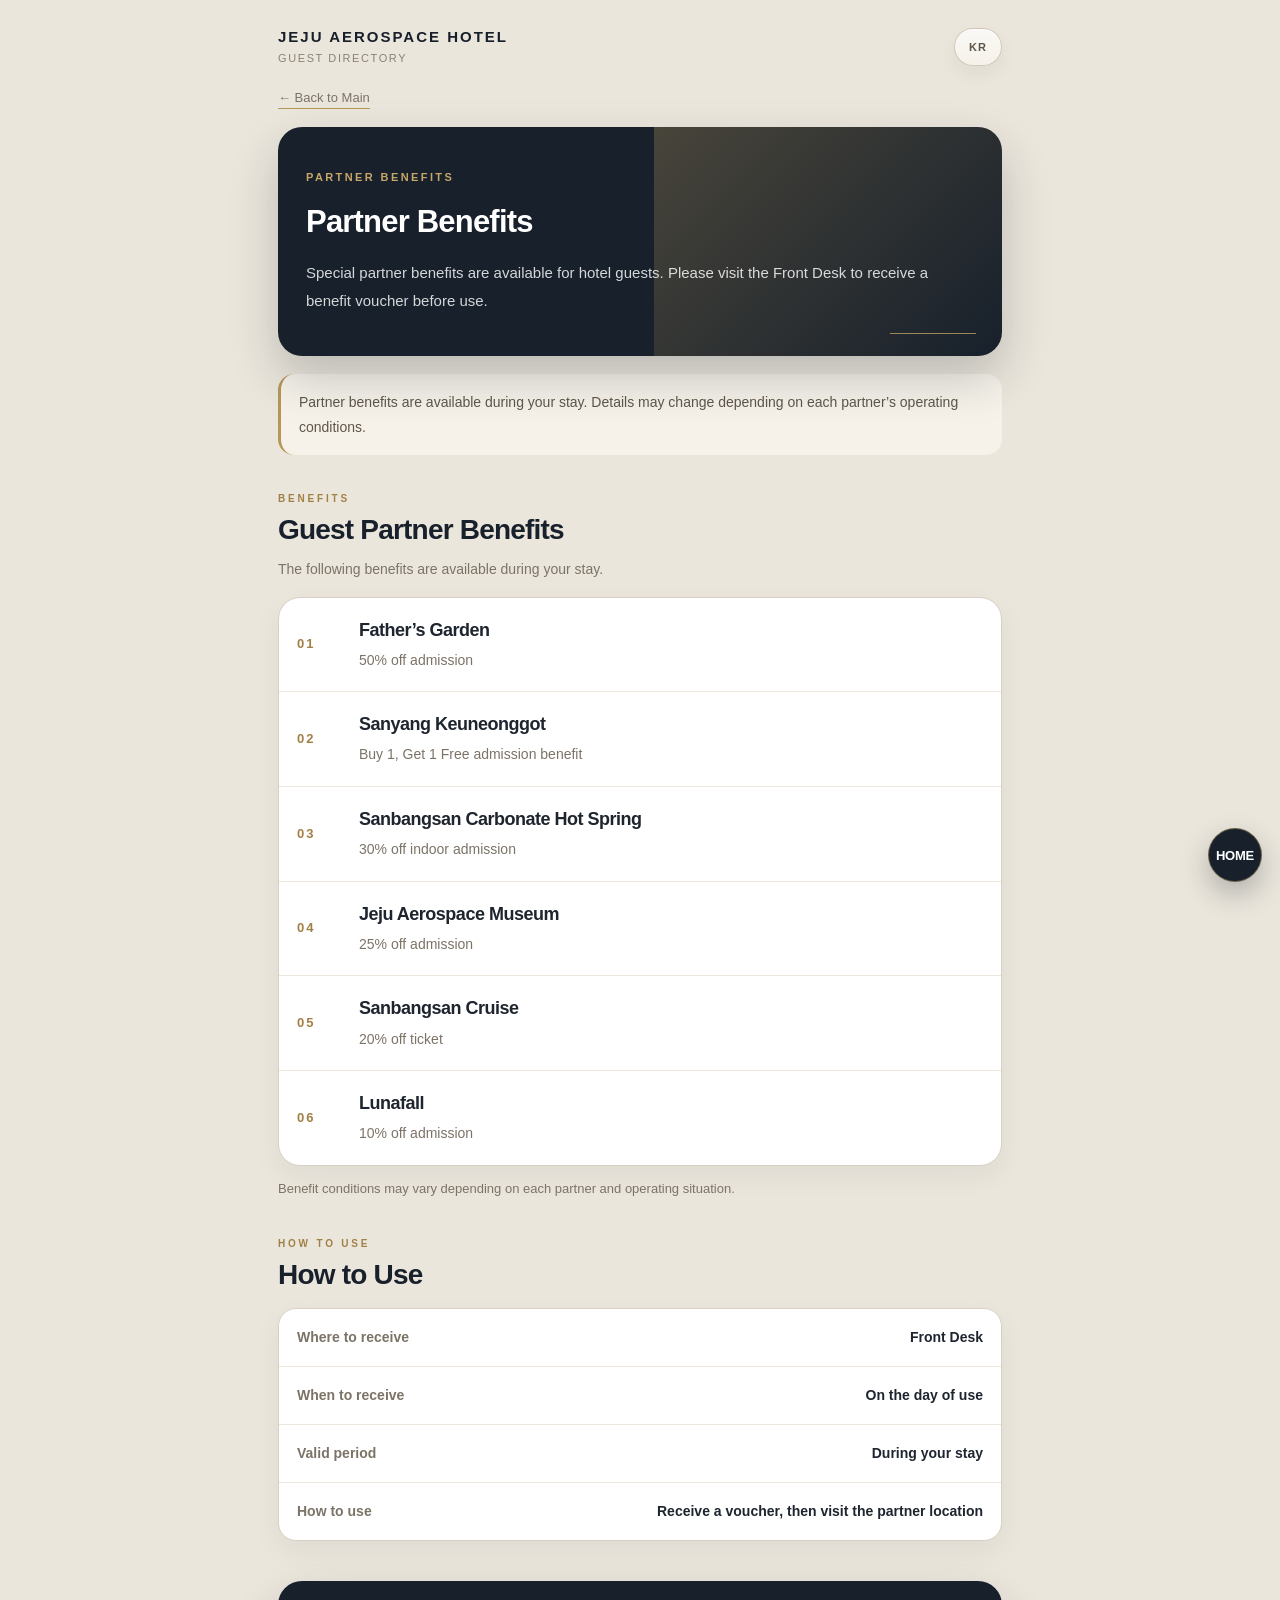
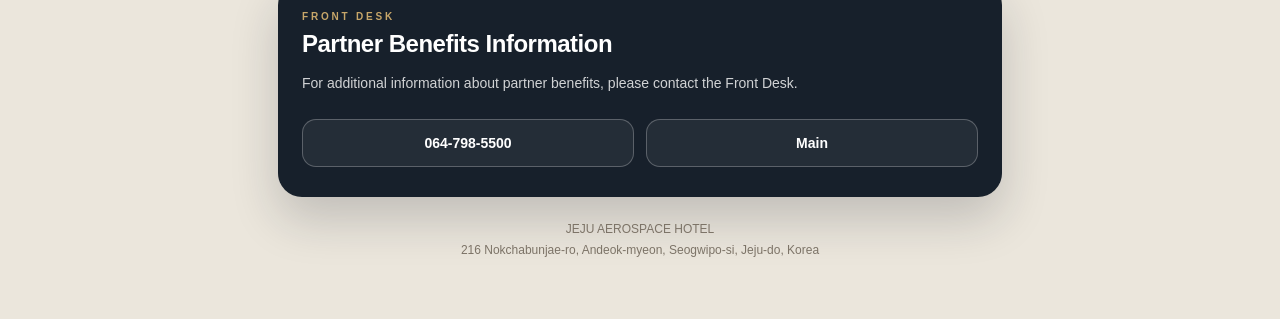
<file: en/benefits.html>
<!DOCTYPE html>
<html lang="en">
<head>
  <meta charset="UTF-8" />
  <meta name="viewport" content="width=device-width, initial-scale=1.0" />
  <title>Partner Benefits | JEJU AEROSPACE HOTEL</title>

  <!-- Google Tag Manager -->
  <script>(function(w,d,s,l,i){w[l]=w[l]||[];w[l].push({'gtm.start':
  new Date().getTime(),event:'gtm.js'});var f=d.getElementsByTagName(s)[0],
  j=d.createElement(s),dl=l!='dataLayer'?'&l='+l:'';j.async=true;j.src=
  'https://www.googletagmanager.com/gtm.js?id='+i+dl;f.parentNode.insertBefore(j,f);
  })(window,document,'script','dataLayer','GTM-KJN6C6B9');</script>
  <!-- End Google Tag Manager -->

  <link rel="stylesheet" href="../style.css" />
</head>

<body>
  <!-- Google Tag Manager (noscript) -->
  <noscript><iframe src="https://www.googletagmanager.com/ns.html?id=GTM-KJN6C6B9"
  height="0" width="0" style="display:none;visibility:hidden"></iframe></noscript>
  <!-- End Google Tag Manager (noscript) -->

  <main class="page">

    <header class="topbar">
      <div>
        <div class="brand-main">JEJU AEROSPACE HOTEL</div>
        <div class="brand-sub">Guest Directory</div>
      </div>
      <a class="language" href="../benefits.html" aria-label="Korean version">KR</a>
    </header>

    <a class="back-link" href="index.html">← Back to Main</a>

    <section class="hero">
      <div class="hero-inner">
        <span class="kicker">Partner Benefits</span>
        <h1>Partner Benefits</h1>
        <p>
          Special partner benefits are available for hotel guests.
          Please visit the Front Desk to receive a benefit voucher before use.
        </p>
      </div>
    </section>

    <div class="notice">
      Partner benefits are available during your stay.
      Details may change depending on each partner’s operating conditions.
    </div>

    <section class="section">
      <div class="section-header">
        <span class="section-label">Benefits</span>
        <h2 class="section-title">Guest Partner Benefits</h2>
        <p class="section-desc">
          The following benefits are available during your stay.
        </p>
      </div>

      <div class="benefit-list">
        <div class="benefit-card">
          <div class="benefit-no">01</div>
          <div>
            <div class="benefit-title">Father’s Garden</div>
            <div class="benefit-desc">50% off admission</div>
          </div>
        </div>

        <div class="benefit-card">
          <div class="benefit-no">02</div>
          <div>
            <div class="benefit-title">Sanyang Keuneonggot</div>
            <div class="benefit-desc">Buy 1, Get 1 Free admission benefit</div>
          </div>
        </div>

        <div class="benefit-card">
          <div class="benefit-no">03</div>
          <div>
            <div class="benefit-title">Sanbangsan Carbonate Hot Spring</div>
            <div class="benefit-desc">30% off indoor admission</div>
          </div>
        </div>

        <div class="benefit-card">
          <div class="benefit-no">04</div>
          <div>
            <div class="benefit-title">Jeju Aerospace Museum</div>
            <div class="benefit-desc">25% off admission</div>
          </div>
        </div>

        <div class="benefit-card">
          <div class="benefit-no">05</div>
          <div>
            <div class="benefit-title">Sanbangsan Cruise</div>
            <div class="benefit-desc">20% off ticket</div>
          </div>
        </div>

        <div class="benefit-card">
          <div class="benefit-no">06</div>
          <div>
            <div class="benefit-title">Lunafall</div>
            <div class="benefit-desc">10% off admission</div>
          </div>
        </div>
      </div>

      <div class="sub-note">
        Benefit conditions may vary depending on each partner and operating situation.
      </div>
    </section>

    <section class="section">
      <div class="section-header">
        <span class="section-label">How to Use</span>
        <h2 class="section-title">How to Use</h2>
      </div>

      <div class="info-table">
        <div class="info-row">
          <div class="info-label">Where to receive</div>
          <div class="info-value">Front Desk</div>
        </div>

        <div class="info-row">
          <div class="info-label">When to receive</div>
          <div class="info-value">On the day of use</div>
        </div>

        <div class="info-row">
          <div class="info-label">Valid period</div>
          <div class="info-value">During your stay</div>
        </div>

        <div class="info-row">
          <div class="info-label">How to use</div>
          <div class="info-value">Receive a voucher, then visit the partner location</div>
        </div>
      </div>
    </section>

    <section class="contact" id="front">
      <span class="section-label">Front Desk</span>
      <h2>Partner Benefits Information</h2>
      <p>
        For additional information about partner benefits, please contact the Front Desk.
      </p>

      <div class="contact-actions">
        <a class="contact-button" href="tel:0647985500">064-798-5500</a>
        <a class="contact-button" href="index.html">Main</a>
      </div>
    </section>

    <footer class="footer">
      JEJU AEROSPACE HOTEL<br>
      216 Nokchabunjae-ro, Andeok-myeon, Seogwipo-si, Jeju-do, Korea
    </footer>

    <a class="floating-home" href="index.html">HOME</a>

  </main>
</body>
</html>
</file>
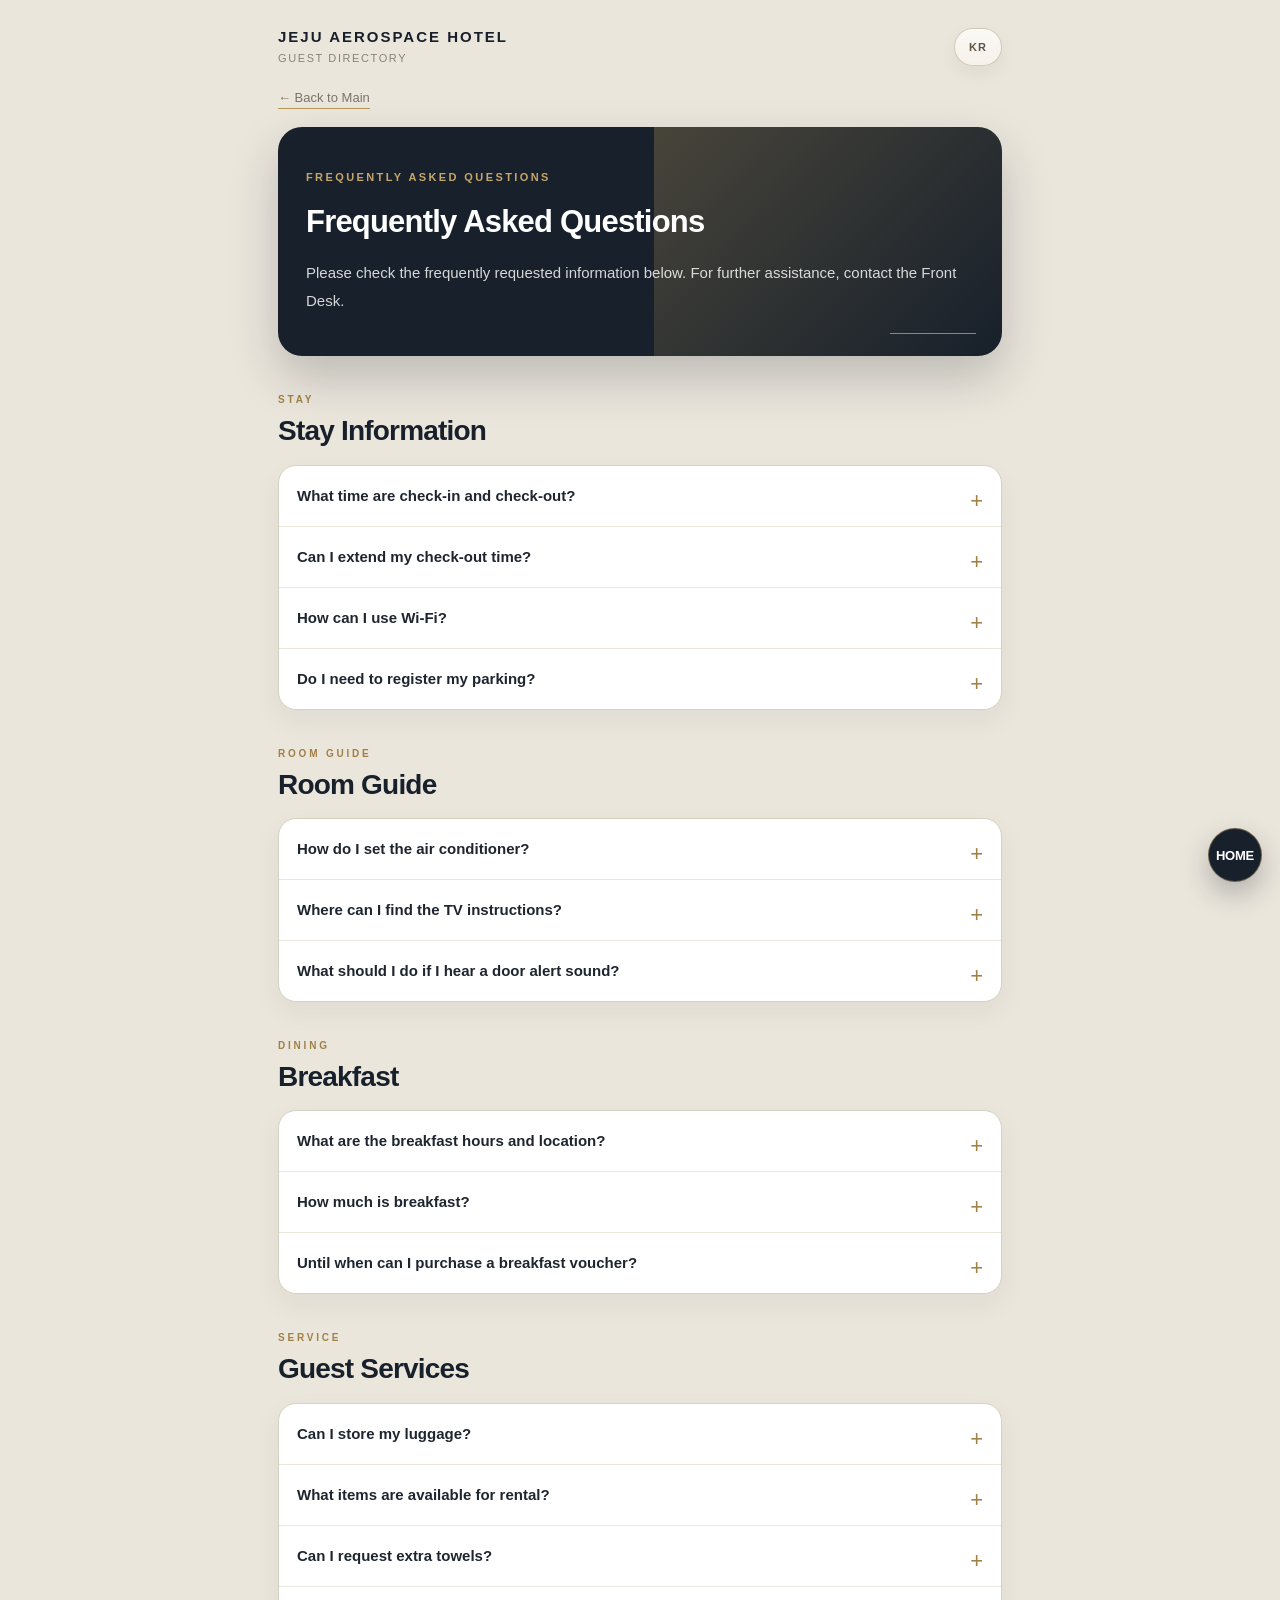
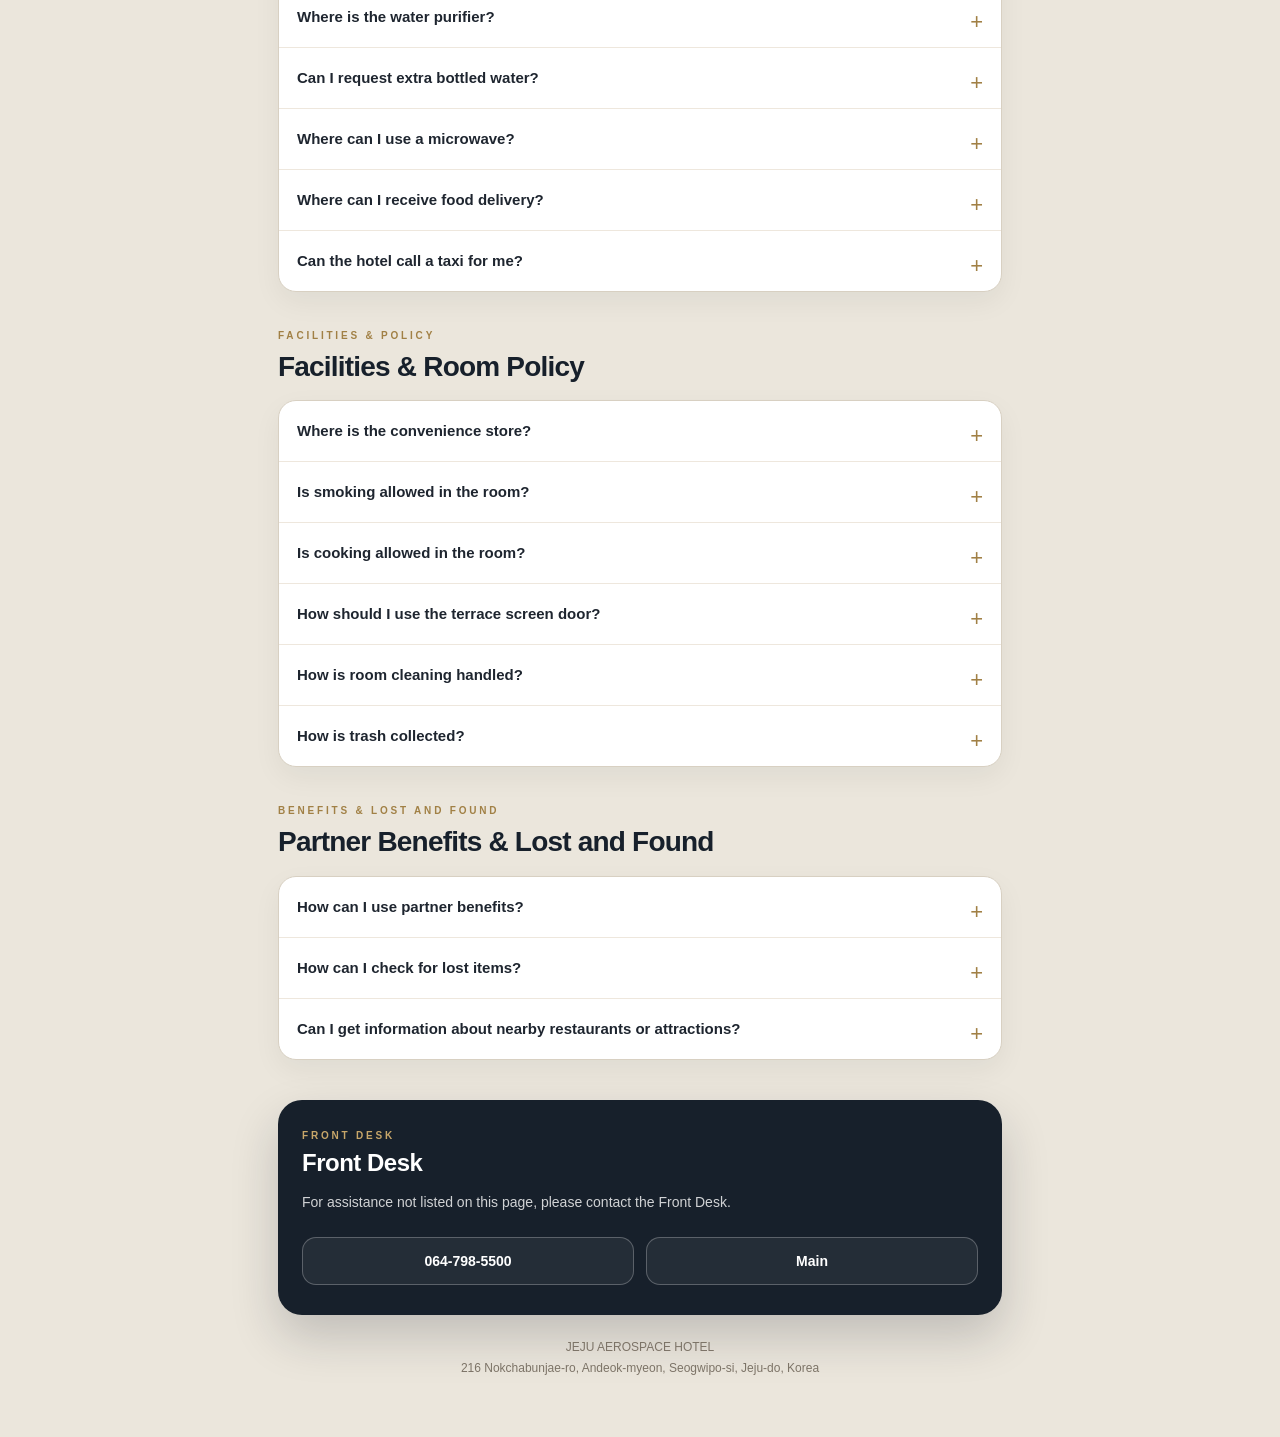
<file: en/faq.html>
<!DOCTYPE html>
<html lang="en">
<head>
  <meta charset="UTF-8" />
  <meta name="viewport" content="width=device-width, initial-scale=1.0" />
  <title>FAQ | JEJU AEROSPACE HOTEL</title>

  <!-- Google Tag Manager -->
  <script>(function(w,d,s,l,i){w[l]=w[l]||[];w[l].push({'gtm.start':
  new Date().getTime(),event:'gtm.js'});var f=d.getElementsByTagName(s)[0],
  j=d.createElement(s),dl=l!='dataLayer'?'&l='+l:'';j.async=true;j.src=
  'https://www.googletagmanager.com/gtm.js?id='+i+dl;f.parentNode.insertBefore(j,f);
  })(window,document,'script','dataLayer','GTM-KJN6C6B9');</script>
  <!-- End Google Tag Manager -->

  <link rel="stylesheet" href="../style.css" />
</head>

<body>
  <!-- Google Tag Manager (noscript) -->
  <noscript><iframe src="https://www.googletagmanager.com/ns.html?id=GTM-KJN6C6B9"
  height="0" width="0" style="display:none;visibility:hidden"></iframe></noscript>
  <!-- End Google Tag Manager (noscript) -->

  <main class="page">

    <header class="topbar">
      <div>
        <div class="brand-main">JEJU AEROSPACE HOTEL</div>
        <div class="brand-sub">Guest Directory</div>
      </div>
      <a class="language" href="../faq.html" aria-label="Korean version">KR</a>
    </header>

    <a class="back-link" href="index.html">← Back to Main</a>

    <section class="hero">
      <div class="hero-inner">
        <span class="kicker">Frequently Asked Questions</span>
        <h1>Frequently Asked Questions</h1>
        <p>
          Please check the frequently requested information below.
          For further assistance, contact the Front Desk.
        </p>
      </div>
    </section>

    <section class="section">
      <div class="section-header">
        <span class="section-label">Stay</span>
        <h2 class="section-title">Stay Information</h2>
      </div>

      <div class="faq">
        <details>
          <summary>What time are check-in and check-out?</summary>
          <p>
            Check-in is available from 3:00 PM, and check-out is until 11:00 AM.
          </p>
        </details>

        <details>
          <summary>Can I extend my check-out time?</summary>
          <p>
            Late check-out is subject to room availability on the day.
            It may be available until 2:00 PM at the latest, with an additional charge of KRW 11,000 per hour.
            Please contact the Front Desk for assistance.
          </p>
        </details>

        <details>
          <summary>How can I use Wi-Fi?</summary>
          <p>
            Please select the Wi-Fi network with your room number.
            No separate password is required.
          </p>
        </details>

        <details>
          <summary>Do I need to register my parking?</summary>
          <p>
            Separate parking registration is not required.
            Please provide your vehicle number to the Front Desk upon check-in.
          </p>
        </details>
      </div>
    </section>

    <section class="section">
      <div class="section-header">
        <span class="section-label">Room Guide</span>
        <h2 class="section-title">Room Guide</h2>
      </div>

      <div class="faq">
        <details>
          <summary>How do I set the air conditioner?</summary>
          <p>
            Please set the operation mode on the remote control screen to “Cooling.”
            If the air conditioner does not work properly after setting it, please contact the Front Desk.
          </p>
        </details>

        <details>
          <summary>Where can I find the TV instructions?</summary>
          <p>
            Please refer to the instructions on the back of the TV remote control.
          </p>
        </details>

        <details>
          <summary>What should I do if I hear a door alert sound?</summary>
          <p>
            If you hear a door alert sound, please push the room door firmly until it is fully closed.
          </p>
        </details>
      </div>
    </section>

    <section class="section">
      <div class="section-header">
        <span class="section-label">Dining</span>
        <h2 class="section-title">Breakfast</h2>
      </div>

      <div class="faq">
        <details>
          <summary>What are the breakfast hours and location?</summary>
          <p>
            Breakfast is available from 7:00 AM to 10:00 AM.
            Last entry is at 9:30 AM.
            Breakfast is served on the 1st floor of Building A.
          </p>
        </details>

        <details>
          <summary>How much is breakfast?</summary>
          <p>
            Breakfast is available at an advance discount rate when purchased by the previous day.
          </p>

          <div class="price-box">
            Adult advance purchase: KRW 15,000<br>
            Adult same-day purchase: KRW 17,600<br>
            Child: KRW 12,100<br><br>
            Breakfast vouchers purchased at the advance discount rate are non-refundable.
          </div>
        </details>

        <details>
          <summary>Until when can I purchase a breakfast voucher?</summary>
          <p>
            Advance discount breakfast vouchers can be purchased until 11:30 PM on the previous day.
            Same-day breakfast vouchers can be purchased until 9:20 AM on the day of use.
          </p>
        </details>
      </div>
    </section>

    <section class="section">
      <div class="section-header">
        <span class="section-label">Service</span>
        <h2 class="section-title">Guest Services</h2>
      </div>

      <div class="faq">
        <details>
          <summary>Can I store my luggage?</summary>
          <p>
            Luggage storage is available before check-in and after check-out.
          </p>
        </details>

        <details>
          <summary>What items are available for rental?</summary>
          <p>
            Some items such as wine openers, chargers, and converters may be available for rental.
            Rental items are limited in quantity. Please return them to the Front Desk after use.
          </p>
        </details>

        <details>
          <summary>Can I request extra towels?</summary>
          <p>
            If you need extra towels, please contact the Front Desk.
          </p>
        </details>

        <details>
          <summary>Where is the water purifier?</summary>
          <p>
            Water purifiers are available on each floor of Building A.
            Guests staying in Building B may use the water purifier near the banquet hall on the lobby floor.
          </p>
        </details>

        <details>
          <summary>Can I request extra bottled water?</summary>
          <p>
            Additional bottled water can be purchased at the convenience store in the hotel.
          </p>
        </details>

        <details>
          <summary>Where can I use a microwave?</summary>
          <p>
            A microwave is available at the CU convenience store next to the Front Desk.
          </p>
        </details>

        <details>
          <summary>Where can I receive food delivery?</summary>
          <p>
            Please receive food delivery directly in the lobby in front of the Front Desk.
          </p>
        </details>

        <details>
          <summary>Can the hotel call a taxi for me?</summary>
          <p>
            The Front Desk can assist with calling a Kakao Taxi.
            Waiting time may vary depending on taxi availability.
          </p>
        </details>
      </div>
    </section>

    <section class="section">
      <div class="section-header">
        <span class="section-label">Facilities & Policy</span>
        <h2 class="section-title">Facilities & Room Policy</h2>
      </div>

      <div class="faq">
        <details>
          <summary>Where is the convenience store?</summary>
          <p>
            The CU convenience store is located next to the Front Desk.
            It is open 24 hours, and operates unmanned from 10:00 PM to 2:00 PM the following day.
            During unmanned hours, purchase of some items such as cigarettes and alcoholic beverages may be restricted.
          </p>
        </details>

        <details>
          <summary>Is smoking allowed in the room?</summary>
          <p>
            All rooms are non-smoking.
            Please use the designated smoking area.
            Additional charges may apply if smoking occurs inside the room.
          </p>
        </details>

        <details>
          <summary>Is cooking allowed in the room?</summary>
          <p>
            Cooking is not allowed inside the room.
            We appreciate your cooperation for a safe and comfortable stay.
          </p>
        </details>

        <details>
          <summary>How should I use the terrace screen door?</summary>
          <p>
            Please keep the terrace screen door closed at all times.
          </p>
        </details>

        <details>
          <summary>How is room cleaning handled?</summary>
          <p>
            Room cleaning is provided according to hotel operating standards.
            Cleaning standards and available times may vary depending on hotel operations.
          </p>
        </details>

        <details>
          <summary>How is trash collected?</summary>
          <p>
            Please leave trash in your room. It will be collected while you are out or after check-out.
          </p>
        </details>
      </div>
    </section>

    <section class="section">
      <div class="section-header">
        <span class="section-label">Benefits & Lost and Found</span>
        <h2 class="section-title">Partner Benefits & Lost and Found</h2>
      </div>

      <div class="faq">
        <details>
          <summary>How can I use partner benefits?</summary>
          <p>
            Partner benefits are available during your stay.
            Please visit the Front Desk to receive a benefit voucher before use.
          </p>
        </details>

        <details>
          <summary>How can I check for lost items?</summary>
          <p>
            Lost items found at the hotel are stored for up to 30 days.
            Please contact or visit the Front Desk for assistance with lost items.
          </p>
        </details>

        <details>
          <summary>Can I get information about nearby restaurants or attractions?</summary>
          <p>
            A nearby restaurant list and local area map are available at the Front Desk.
          </p>
        </details>
      </div>
    </section>

    <section class="contact" id="front">
      <span class="section-label">Front Desk</span>
      <h2>Front Desk</h2>
      <p>
        For assistance not listed on this page, please contact the Front Desk.
      </p>

      <div class="contact-actions">
        <a class="contact-button" href="tel:0647985500">064-798-5500</a>
        <a class="contact-button" href="index.html">Main</a>
      </div>
    </section>

    <footer class="footer">
      JEJU AEROSPACE HOTEL<br>
      216 Nokchabunjae-ro, Andeok-myeon, Seogwipo-si, Jeju-do, Korea
    </footer>

    <a class="floating-home" href="index.html">HOME</a>

  </main>
</body>
</html>
</file>
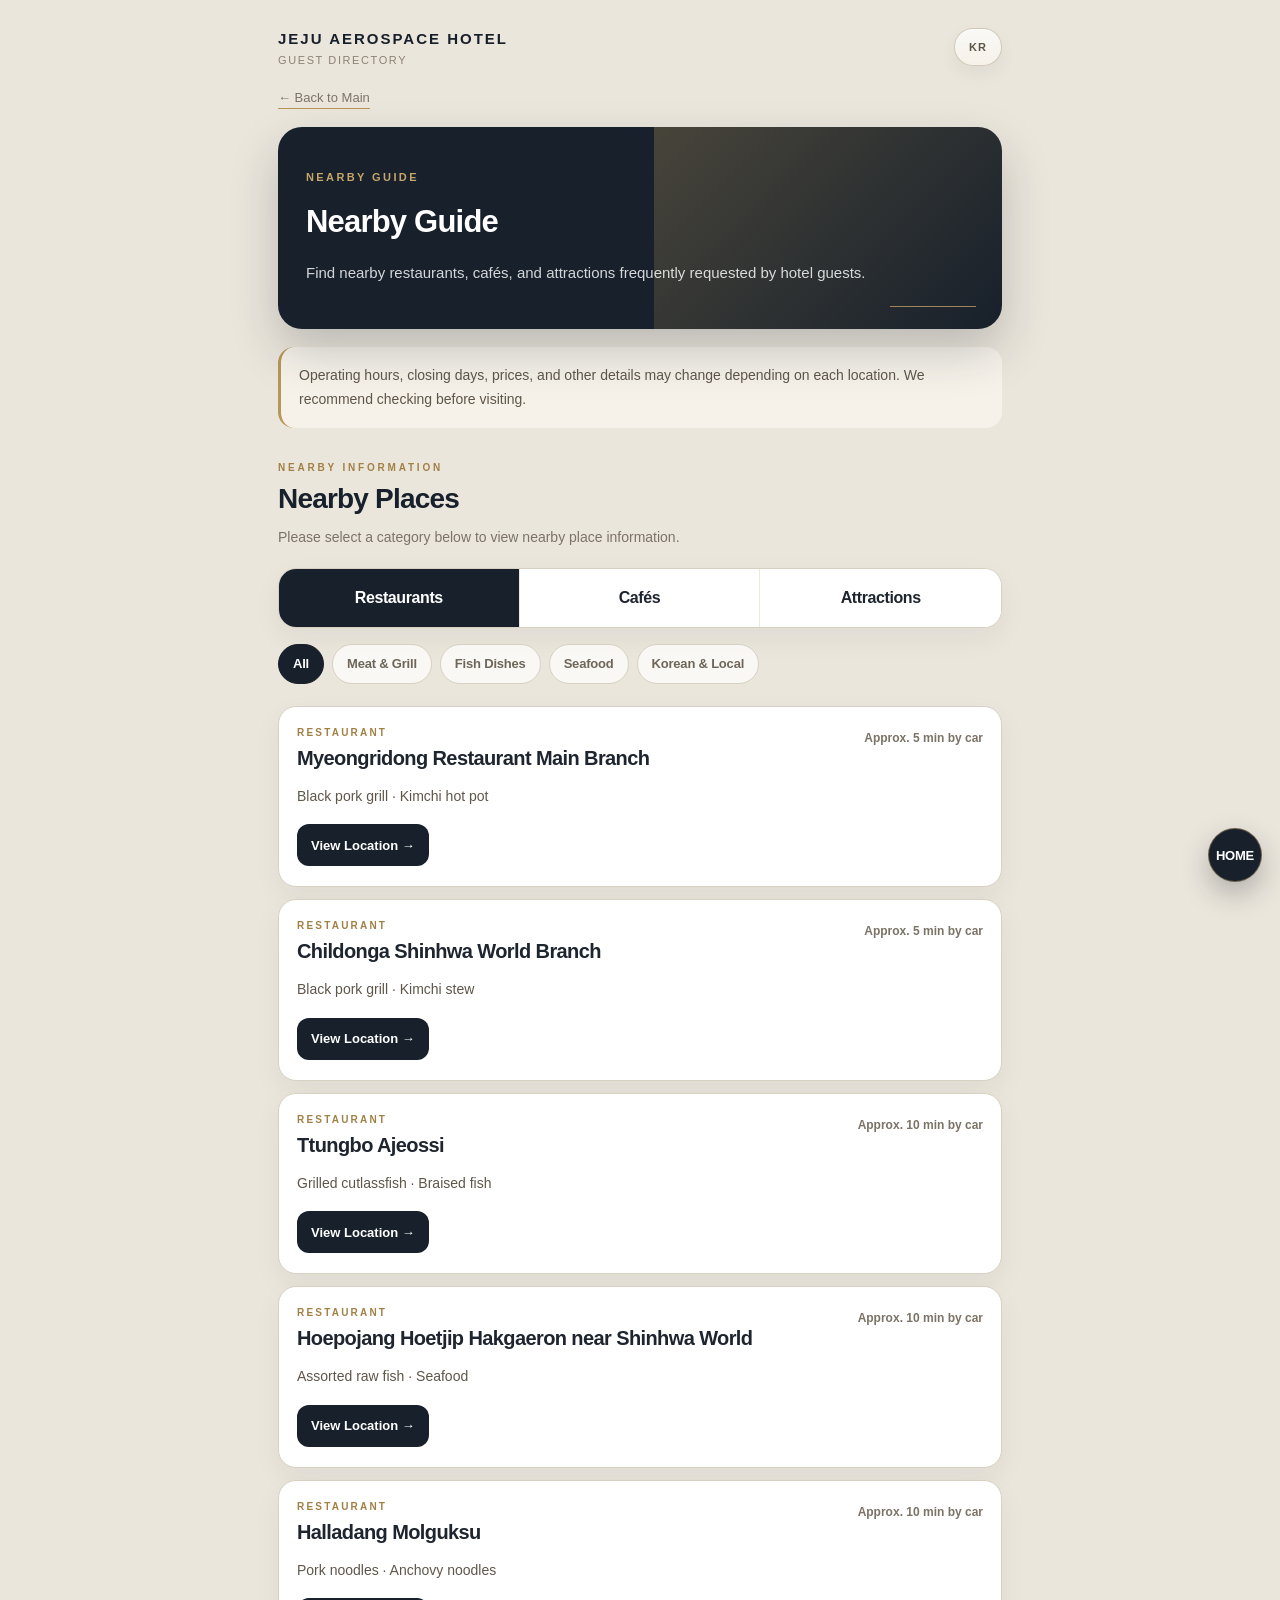
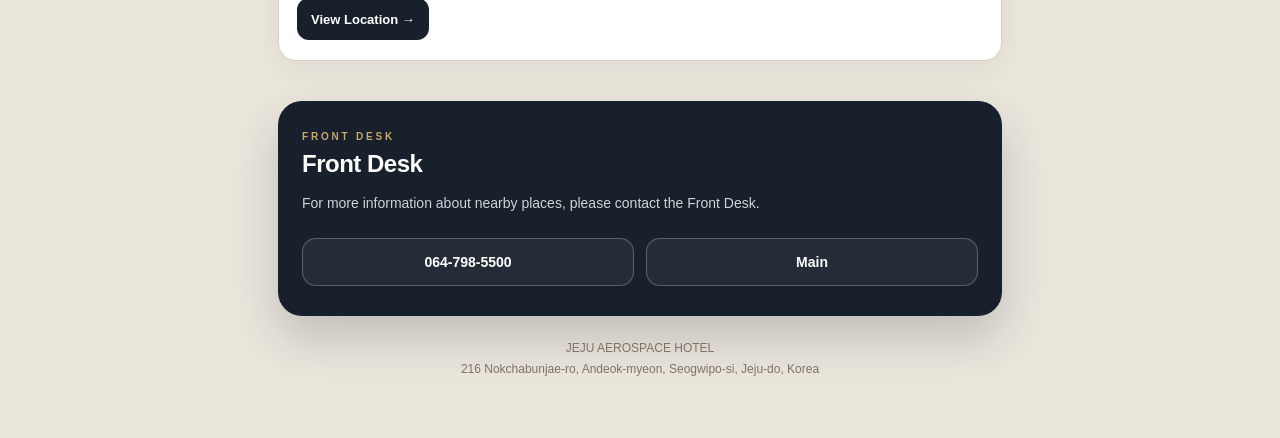
<file: en/nearby.html>
<!DOCTYPE html>
<html lang="en">
<head>
  <meta charset="UTF-8" />
  <meta name="viewport" content="width=device-width, initial-scale=1.0" />
  <title>Nearby Guide | JEJU AEROSPACE HOTEL</title>

  <!-- Google Tag Manager -->
  <script>(function(w,d,s,l,i){w[l]=w[l]||[];w[l].push({'gtm.start':
  new Date().getTime(),event:'gtm.js'});var f=d.getElementsByTagName(s)[0],
  j=d.createElement(s),dl=l!='dataLayer'?'&l='+l:'';j.async=true;j.src=
  'https://www.googletagmanager.com/gtm.js?id='+i+dl;f.parentNode.insertBefore(j,f);
  })(window,document,'script','dataLayer','GTM-KJN6C6B9');</script>
  <!-- End Google Tag Manager -->

  <link rel="stylesheet" href="../style.css" />
</head>

<body>
  <!-- Google Tag Manager (noscript) -->
  <noscript><iframe src="https://www.googletagmanager.com/ns.html?id=GTM-KJN6C6B9"
  height="0" width="0" style="display:none;visibility:hidden"></iframe></noscript>
  <!-- End Google Tag Manager (noscript) -->

  <main class="page">

    <header class="topbar">
      <div class="topbar-brand">
        <div class="brand-main">JEJU AEROSPACE HOTEL</div>
        <div class="brand-sub">Guest Directory</div>
      </div>

      <div class="topbar-actions">
        <a class="language" href="../nearby.html" aria-label="Korean version">KR</a>
      </div>
    </header>

    <a class="back-link" href="index.html">← Back to Main</a>

    <section class="hero">
      <div class="hero-inner">
        <span class="kicker">Nearby Guide</span>
        <h1>Nearby Guide</h1>
        <p>
          Find nearby restaurants, cafés, and attractions frequently requested by hotel guests.
        </p>
      </div>
    </section>

    <div class="notice">
      Operating hours, closing days, prices, and other details may change depending on each location.
      We recommend checking before visiting.
    </div>

    <section class="section nearby-section">
      <div class="section-header">
        <span class="section-label">Nearby Information</span>
        <h2 class="section-title">Nearby Places</h2>
        <p class="section-desc">
          Please select a category below to view nearby place information.
        </p>
      </div>

      <div class="nearby-tabs" role="tablist" aria-label="Nearby guide categories">
        <button
          class="nearby-tab is-active"
          type="button"
          role="tab"
          aria-selected="true"
          aria-controls="nearby-restaurant"
          data-nearby-tab="restaurant"
        >
          Restaurants
        </button>

        <button
          class="nearby-tab"
          type="button"
          role="tab"
          aria-selected="false"
          aria-controls="nearby-cafe"
          data-nearby-tab="cafe"
        >
          Cafés
        </button>

        <button
          class="nearby-tab"
          type="button"
          role="tab"
          aria-selected="false"
          aria-controls="nearby-tour"
          data-nearby-tab="tour"
        >
          Attractions
        </button>
      </div>

      <div class="nearby-panel is-active" id="nearby-restaurant" role="tabpanel" data-nearby-panel="restaurant">

        <div class="restaurant-filter-wrap">

          <div class="restaurant-filters" role="tablist" aria-label="Restaurant categories">
            <button
              class="restaurant-filter is-active"
              type="button"
              data-restaurant-filter="all"
              aria-selected="true"
            >
              All
            </button>

            <button
              class="restaurant-filter"
              type="button"
              data-restaurant-filter="meat"
              aria-selected="false"
            >
              Meat & Grill
            </button>

            <button
              class="restaurant-filter"
              type="button"
              data-restaurant-filter="fish"
              aria-selected="false"
            >
              Fish Dishes
            </button>

            <button
              class="restaurant-filter"
              type="button"
              data-restaurant-filter="seafood"
              aria-selected="false"
            >
              Seafood
            </button>

            <button
              class="restaurant-filter"
              type="button"
              data-restaurant-filter="local"
              aria-selected="false"
            >
              Korean & Local
            </button>
          </div>
        </div>

        <div class="nearby-list">

          <article class="nearby-card" data-restaurant-category="meat">
            <div class="nearby-card-head">
              <div>
                <div class="nearby-category">Restaurant</div>
                <h3>Myeongridong Restaurant Main Branch</h3>
              </div>
              <span class="nearby-distance">Approx. 5 min by car</span>
            </div>

            <p>
              Black pork grill · Kimchi hot pot
            </p>

            <a class="nearby-button" href="https://map.naver.com/p/search/%EB%AA%85%EB%A6%AC%EB%8F%99%EC%8B%9D%EB%8B%B9/place/16891414?c=13.82,0,0,0,dh&placePath=%2Fhome%3Fbk_query%3D%EB%AA%85%EB%A6%AC%EB%8F%99%EC%8B%9D%EB%8B%B9%26entry%3Dbmp%26from%3Dmap%26fromPanelNum%3D2%26timestamp%3D202607090101%26locale%3Dko%26svcName%3Dmap_pcv5%26searchText%3D%EB%AA%85%EB%A6%AC%EB%8F%99%EC%8B%9D%EB%8B%B9" target="_blank" rel="noopener">
              View Location →
            </a>
          </article>

          <article class="nearby-card" data-restaurant-category="meat">
            <div class="nearby-card-head">
              <div>
                <div class="nearby-category">Restaurant</div>
                <h3>Childonga Shinhwa World Branch</h3>
              </div>
              <span class="nearby-distance">Approx. 5 min by car</span>
            </div>

            <p>
              Black pork grill · Kimchi stew
            </p>

            <a class="nearby-button" href="https://map.naver.com/p/search/%EC%B9%A0%EB%8F%88%EA%B0%80/place/1462473274?c=13.00,0,0,0,dh&placePath=%2Fhome%3Fentry%3Dbmp%26from%3Dmap%26fromPanelNum%3D2%26timestamp%3D202607090136%26locale%3Dko%26svcName%3Dmap_pcv5%26searchText%3D%EC%B9%A0%EB%8F%88%EA%B0%80" target="_blank" rel="noopener">
              View Location →
            </a>
          </article>

          <article class="nearby-card" data-restaurant-category="fish">
            <div class="nearby-card-head">
              <div>
                <div class="nearby-category">Restaurant</div>
                <h3>Ttungbo Ajeossi</h3>
              </div>
              <span class="nearby-distance">Approx. 10 min by car</span>
            </div>

            <p>
              Grilled cutlassfish · Braised fish
            </p>

            <a class="nearby-button" href="https://map.naver.com/p/entry/place/1803980882?c=14.61,0,0,0,dh&placePath=%2Freview%3FadditionalHeight%3D76%26fromPanelNum%3D1%26locale%3Dko%26svcName%3Dmap_pcv5%26timestamp%3D202607090144" target="_blank" rel="noopener">
              View Location →
            </a>
          </article>

          <article class="nearby-card" data-restaurant-category="seafood">
            <div class="nearby-card-head">
              <div>
                <div class="nearby-category">Restaurant</div>
                <h3>Hoepojang Hoetjip Hakgaeron near Shinhwa World</h3>
              </div>
              <span class="nearby-distance">Approx. 10 min by car</span>
            </div>

            <p>
              Assorted raw fish · Seafood
            </p>

            <a class="nearby-button" href="https://map.naver.com/p/entry/place/1542639862?c=13.00,0,0,0,dh&placePath=%2Fhome%3Ffrom%3Dmap%26fromPanelNum%3D1%26additionalHeight%3D76%26timestamp%3D202607090153%26locale%3Dko%26svcName%3Dmap_pcv5" target="_blank" rel="noopener">
              View Location →
            </a>
          </article>

          <article class="nearby-card" data-restaurant-category="local">
            <div class="nearby-card-head">
              <div>
                <div class="nearby-category">Restaurant</div>
                <h3>Halladang Molguksu</h3>
              </div>
              <span class="nearby-distance">Approx. 10 min by car</span>
            </div>

            <p>
              Pork noodles · Anchovy noodles
            </p>

            <a class="nearby-button" href="https://map.naver.com/p/entry/place/32689164?c=12.00,0,0,0,dh&placePath=%2Fhome%3Ffrom%3Dmap%26fromPanelNum%3D1%26additionalHeight%3D76%26timestamp%3D202607090201%26locale%3Dko%26svcName%3Dmap_pcv5" target="_blank" rel="noopener">
              View Location →
            </a>
          </article>

          <!-- To add another restaurant, copy the format below.
          Use one of the following data-restaurant-category values:

          Meat & Grill: meat
          Fish Dishes: fish
          Seafood: seafood
          Korean & Local: local

          <article class="nearby-card" data-restaurant-category="meat">
            <div class="nearby-card-head">
              <div>
                <div class="nearby-category">Restaurant</div>
                <h3>Restaurant Name</h3>
              </div>
              <span class="nearby-distance">Approx. 00 min by car</span>
            </div>

            <p>
              Food category · Short description
            </p>

            <a class="nearby-button" href="#" target="_blank" rel="noopener">
              View Location →
            </a>
          </article>
          -->

        </div>
      </div>

      <div class="nearby-panel" id="nearby-cafe" role="tabpanel" data-nearby-panel="cafe" hidden>
        <div class="nearby-list">

          <article class="nearby-card">
            <div class="nearby-card-head">
              <div>
                <div class="nearby-category">Cafe</div>
                <h3>Café information coming soon</h3>
              </div>
              <span class="nearby-distance">Front Desk</span>
            </div>
            <p>
              Nearby café information is available at the Front Desk.
              This page will be updated as information becomes available.
            </p>
          </article>

          <!-- To add a café, copy the format below.
          <article class="nearby-card">
            <div class="nearby-card-head">
              <div>
                <div class="nearby-category">Cafe</div>
                <h3>Café Name</h3>
              </div>
              <span class="nearby-distance">Approx. 00 min by car</span>
            </div>
            <p>
              Café category · Short description
            </p>

            <a class="nearby-button" href="#" target="_blank" rel="noopener">
              View Location →
            </a>
          </article>
          -->

        </div>
      </div>

      <div class="nearby-panel" id="nearby-tour" role="tabpanel" data-nearby-panel="tour" hidden>
        <div class="nearby-list">

          <article class="nearby-card">
            <div class="nearby-card-head">
              <div>
                <div class="nearby-category">Tour</div>
                <h3>Attraction information coming soon</h3>
              </div>
              <span class="nearby-distance">Front Desk</span>
            </div>
            <p>
              Nearby attraction information is available at the Front Desk.
              This page will be updated as information becomes available.
            </p>
          </article>

          <!-- To add an attraction, copy the format below.
          <article class="nearby-card">
            <div class="nearby-card-head">
              <div>
                <div class="nearby-category">Tour</div>
                <h3>Place Name</h3>
              </div>
              <span class="nearby-distance">Approx. 00 min by car</span>
            </div>
            <p>
              Place category · Short description
            </p>

            <a class="nearby-button" href="#" target="_blank" rel="noopener">
              View Location →
            </a>
          </article>
          -->

        </div>
      </div>
    </section>

    <section class="contact">
      <span class="section-label">Front Desk</span>
      <h2>Front Desk</h2>
      <p>
        For more information about nearby places, please contact the Front Desk.
      </p>

      <div class="contact-actions">
        <a class="contact-button" href="tel:0647985500">
          064-798-5500
        </a>

        <a class="contact-button" href="index.html">
          Main
        </a>
      </div>
    </section>

    <footer class="footer">
      JEJU AEROSPACE HOTEL<br>
      216 Nokchabunjae-ro, Andeok-myeon, Seogwipo-si, Jeju-do, Korea
    </footer>

    <a class="floating-home" href="index.html">HOME</a>

  </main>

  <script>
    const nearbyTabs = document.querySelectorAll('.nearby-tab');
    const nearbyPanels = document.querySelectorAll('.nearby-panel');

    nearbyTabs.forEach(function(tab) {
      tab.addEventListener('click', function() {
        const target = tab.dataset.nearbyTab;

        nearbyTabs.forEach(function(item) {
          item.classList.remove('is-active');
          item.setAttribute('aria-selected', 'false');
        });

        nearbyPanels.forEach(function(panel) {
          panel.classList.remove('is-active');
          panel.hidden = true;
        });

        tab.classList.add('is-active');
        tab.setAttribute('aria-selected', 'true');

        const activePanel = document.querySelector('[data-nearby-panel="' + target + '"]');
        if (activePanel) {
          activePanel.hidden = false;
          activePanel.classList.add('is-active');
        }

        window.dataLayer = window.dataLayer || [];
        window.dataLayer.push({
          event: 'nearby_tab_click',
          nearby_tab: target
        });
      });
    });

    const restaurantFilters = document.querySelectorAll('.restaurant-filter');
    const restaurantCards = document.querySelectorAll('[data-restaurant-category]');

    restaurantFilters.forEach(function(filter) {
      filter.addEventListener('click', function() {
        const target = filter.dataset.restaurantFilter;

        restaurantFilters.forEach(function(item) {
          item.classList.remove('is-active');
          item.setAttribute('aria-selected', 'false');
        });

        filter.classList.add('is-active');
        filter.setAttribute('aria-selected', 'true');

        restaurantCards.forEach(function(card) {
          const category = card.dataset.restaurantCategory;

          if (target === 'all' || category === target) {
            card.hidden = false;
          } else {
            card.hidden = true;
          }
        });

        window.dataLayer = window.dataLayer || [];
        window.dataLayer.push({
          event: 'restaurant_filter_click',
          restaurant_filter: target
        });
      });
    });
  </script>
</body>
</html>
</file>
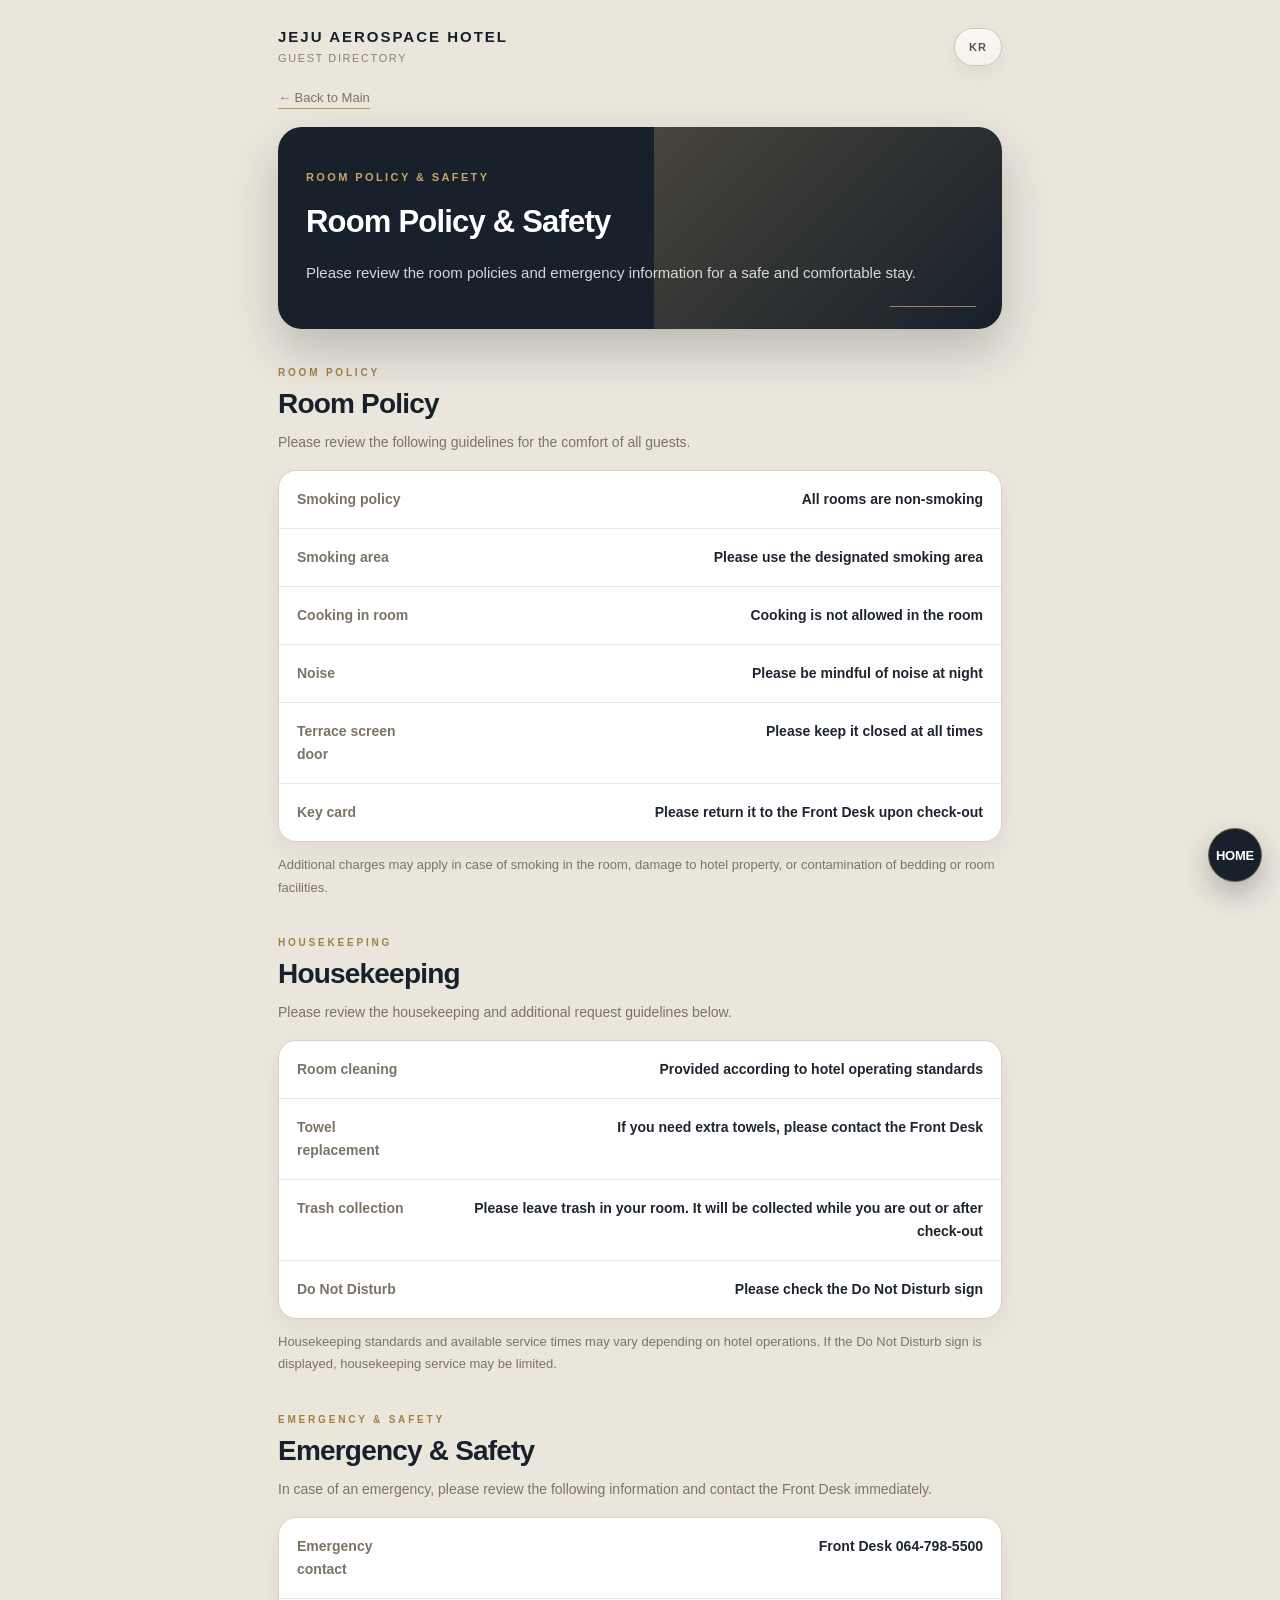
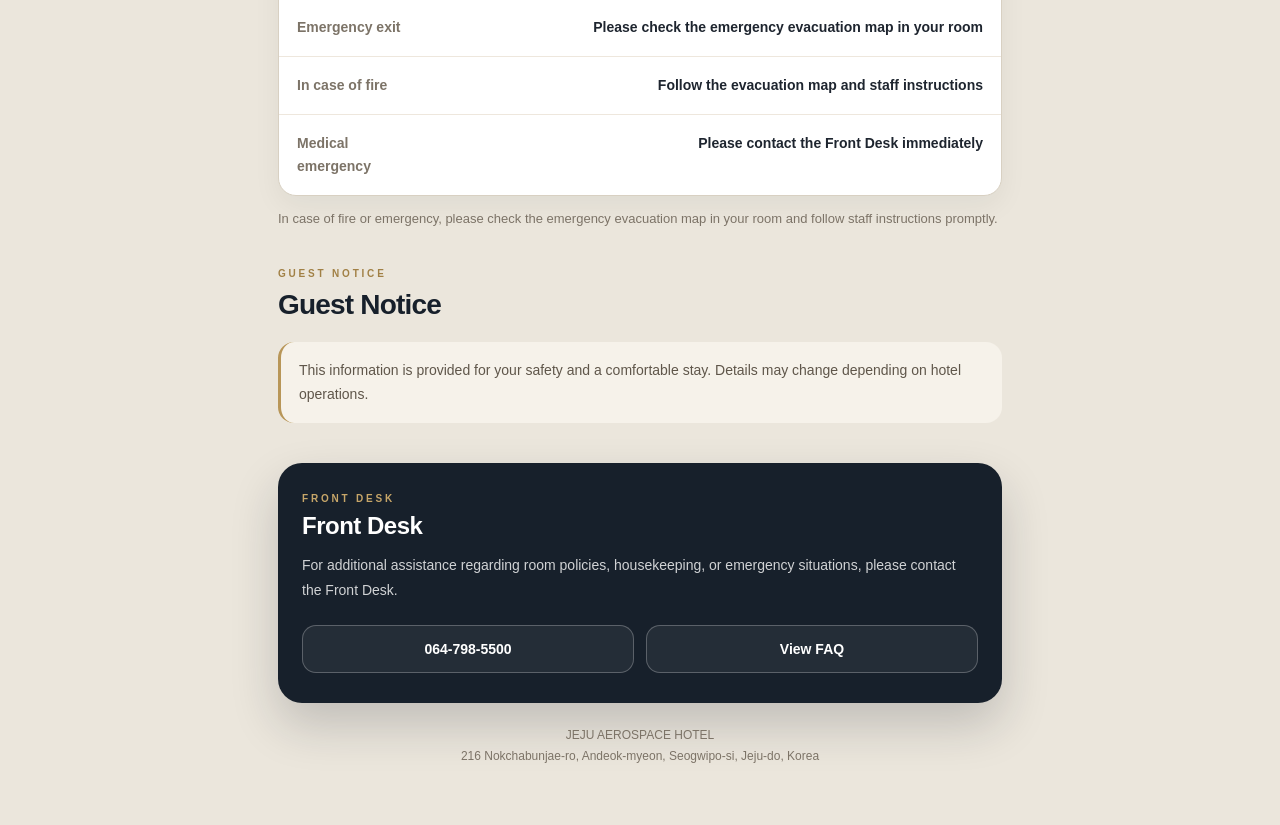
<file: en/policy.html>
<!DOCTYPE html>
<html lang="en">
<head>
  <meta charset="UTF-8" />
  <meta name="viewport" content="width=device-width, initial-scale=1.0" />
  <title>Room Policy & Safety | JEJU AEROSPACE HOTEL</title>

  <!-- Google Tag Manager -->
  <script>(function(w,d,s,l,i){w[l]=w[l]||[];w[l].push({'gtm.start':
  new Date().getTime(),event:'gtm.js'});var f=d.getElementsByTagName(s)[0],
  j=d.createElement(s),dl=l!='dataLayer'?'&l='+l:'';j.async=true;j.src=
  'https://www.googletagmanager.com/gtm.js?id='+i+dl;f.parentNode.insertBefore(j,f);
  })(window,document,'script','dataLayer','GTM-KJN6C6B9');</script>
  <!-- End Google Tag Manager -->

  <link rel="stylesheet" href="../style.css" />
</head>

<body>
  <!-- Google Tag Manager (noscript) -->
  <noscript><iframe src="https://www.googletagmanager.com/ns.html?id=GTM-KJN6C6B9"
  height="0" width="0" style="display:none;visibility:hidden"></iframe></noscript>
  <!-- End Google Tag Manager (noscript) -->

  <main class="page">

    <header class="topbar">
      <div>
        <div class="brand-main">JEJU AEROSPACE HOTEL</div>
        <div class="brand-sub">Guest Directory</div>
      </div>
      <a class="language" href="../policy.html" aria-label="Korean version">KR</a>
    </header>

    <a class="back-link" href="index.html">← Back to Main</a>

    <section class="hero">
      <div class="hero-inner">
        <span class="kicker">Room Policy & Safety</span>
        <h1>Room Policy & Safety</h1>
        <p>
          Please review the room policies and emergency information for a safe and comfortable stay.
        </p>
      </div>
    </section>

    <section class="section" id="room-policy">
      <div class="section-header">
        <span class="section-label">Room Policy</span>
        <h2 class="section-title">Room Policy</h2>
        <p class="section-desc">
          Please review the following guidelines for the comfort of all guests.
        </p>
      </div>

      <div class="info-table">
        <div class="info-row">
          <div class="info-label">Smoking policy</div>
          <div class="info-value">All rooms are non-smoking</div>
        </div>

        <div class="info-row">
          <div class="info-label">Smoking area</div>
          <div class="info-value">Please use the designated smoking area</div>
        </div>

        <div class="info-row">
          <div class="info-label">Cooking in room</div>
          <div class="info-value">Cooking is not allowed in the room</div>
        </div>

        <div class="info-row">
          <div class="info-label">Noise</div>
          <div class="info-value">Please be mindful of noise at night</div>
        </div>

        <div class="info-row">
          <div class="info-label">Terrace screen door</div>
          <div class="info-value">Please keep it closed at all times</div>
        </div>

        <div class="info-row">
          <div class="info-label">Key card</div>
          <div class="info-value">Please return it to the Front Desk upon check-out</div>
        </div>
      </div>

      <div class="sub-note">
        Additional charges may apply in case of smoking in the room, damage to hotel property,
        or contamination of bedding or room facilities.
      </div>
    </section>

    <section class="section" id="housekeeping">
      <div class="section-header">
        <span class="section-label">Housekeeping</span>
        <h2 class="section-title">Housekeeping</h2>
        <p class="section-desc">
          Please review the housekeeping and additional request guidelines below.
        </p>
      </div>

      <div class="info-table">
        <div class="info-row">
          <div class="info-label">Room cleaning</div>
          <div class="info-value">Provided according to hotel operating standards</div>
        </div>

        <div class="info-row">
          <div class="info-label">Towel replacement</div>
          <div class="info-value">If you need extra towels, please contact the Front Desk</div>
        </div>

        <div class="info-row">
          <div class="info-label">Trash collection</div>
          <div class="info-value">Please leave trash in your room. It will be collected while you are out or after check-out</div>
        </div>

        <div class="info-row">
          <div class="info-label">Do Not Disturb</div>
          <div class="info-value">Please check the Do Not Disturb sign</div>
        </div>
      </div>

      <div class="sub-note">
        Housekeeping standards and available service times may vary depending on hotel operations.
        If the Do Not Disturb sign is displayed, housekeeping service may be limited.
      </div>
    </section>

    <section class="section" id="safety">
      <div class="section-header">
        <span class="section-label">Emergency & Safety</span>
        <h2 class="section-title">Emergency & Safety</h2>
        <p class="section-desc">
          In case of an emergency, please review the following information and contact the Front Desk immediately.
        </p>
      </div>

      <div class="info-table">
        <div class="info-row">
          <div class="info-label">Emergency contact</div>
          <div class="info-value">Front Desk 064-798-5500</div>
        </div>

        <div class="info-row">
          <div class="info-label">Emergency exit</div>
          <div class="info-value">Please check the emergency evacuation map in your room</div>
        </div>

        <div class="info-row">
          <div class="info-label">In case of fire</div>
          <div class="info-value">Follow the evacuation map and staff instructions</div>
        </div>

        <div class="info-row">
          <div class="info-label">Medical emergency</div>
          <div class="info-value">Please contact the Front Desk immediately</div>
        </div>
      </div>

      <div class="sub-note">
        In case of fire or emergency, please check the emergency evacuation map in your room
        and follow staff instructions promptly.
      </div>
    </section>

    <section class="section" id="notice">
      <div class="section-header">
        <span class="section-label">Guest Notice</span>
        <h2 class="section-title">Guest Notice</h2>
      </div>

      <div class="notice">
        This information is provided for your safety and a comfortable stay.
        Details may change depending on hotel operations.
      </div>
    </section>

    <section class="contact" id="front">
      <span class="section-label">Front Desk</span>
      <h2>Front Desk</h2>
      <p>
        For additional assistance regarding room policies, housekeeping, or emergency situations,
        please contact the Front Desk.
      </p>

      <div class="contact-actions">
        <a class="contact-button" href="tel:0647985500">064-798-5500</a>
        <a class="contact-button" href="faq.html">View FAQ</a>
      </div>
    </section>

    <footer class="footer">
      JEJU AEROSPACE HOTEL<br>
      216 Nokchabunjae-ro, Andeok-myeon, Seogwipo-si, Jeju-do, Korea
    </footer>

    <a class="floating-home" href="index.html">HOME</a>

  </main>
</body>
</html>
</file>
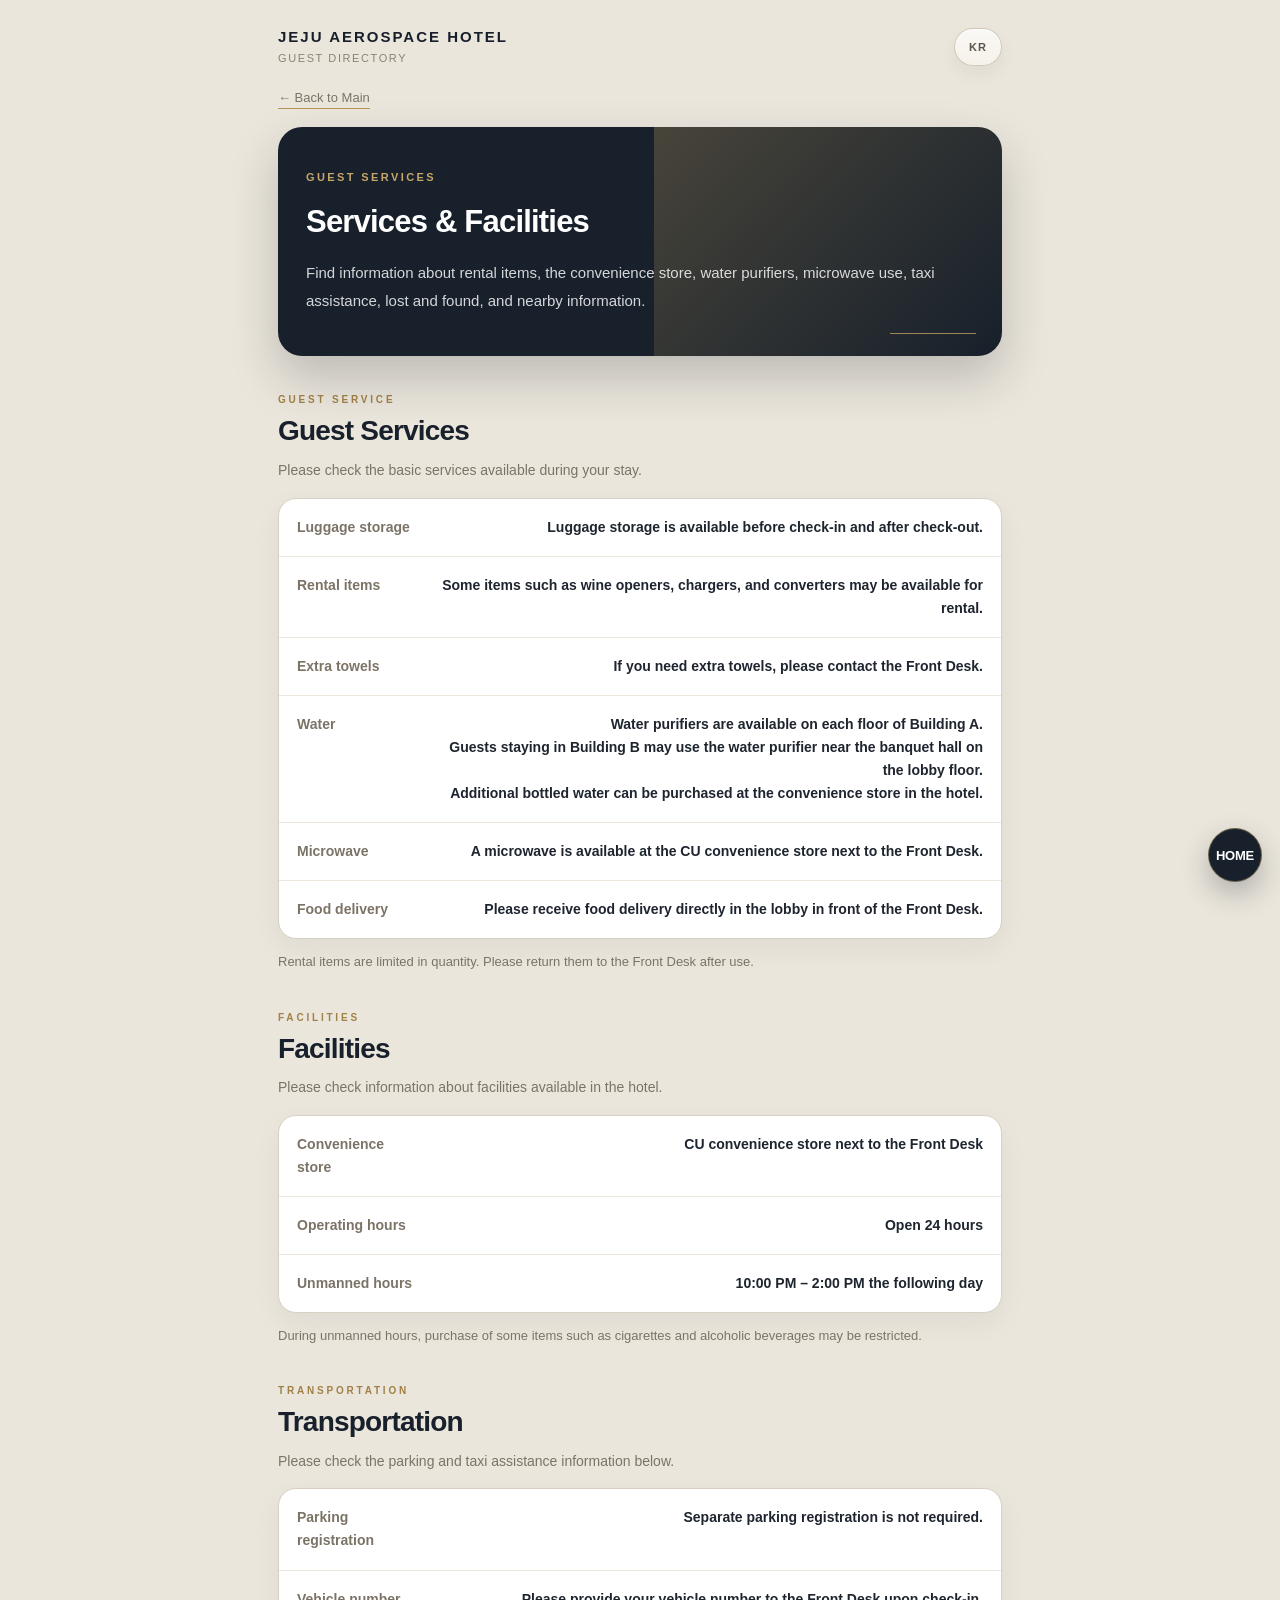
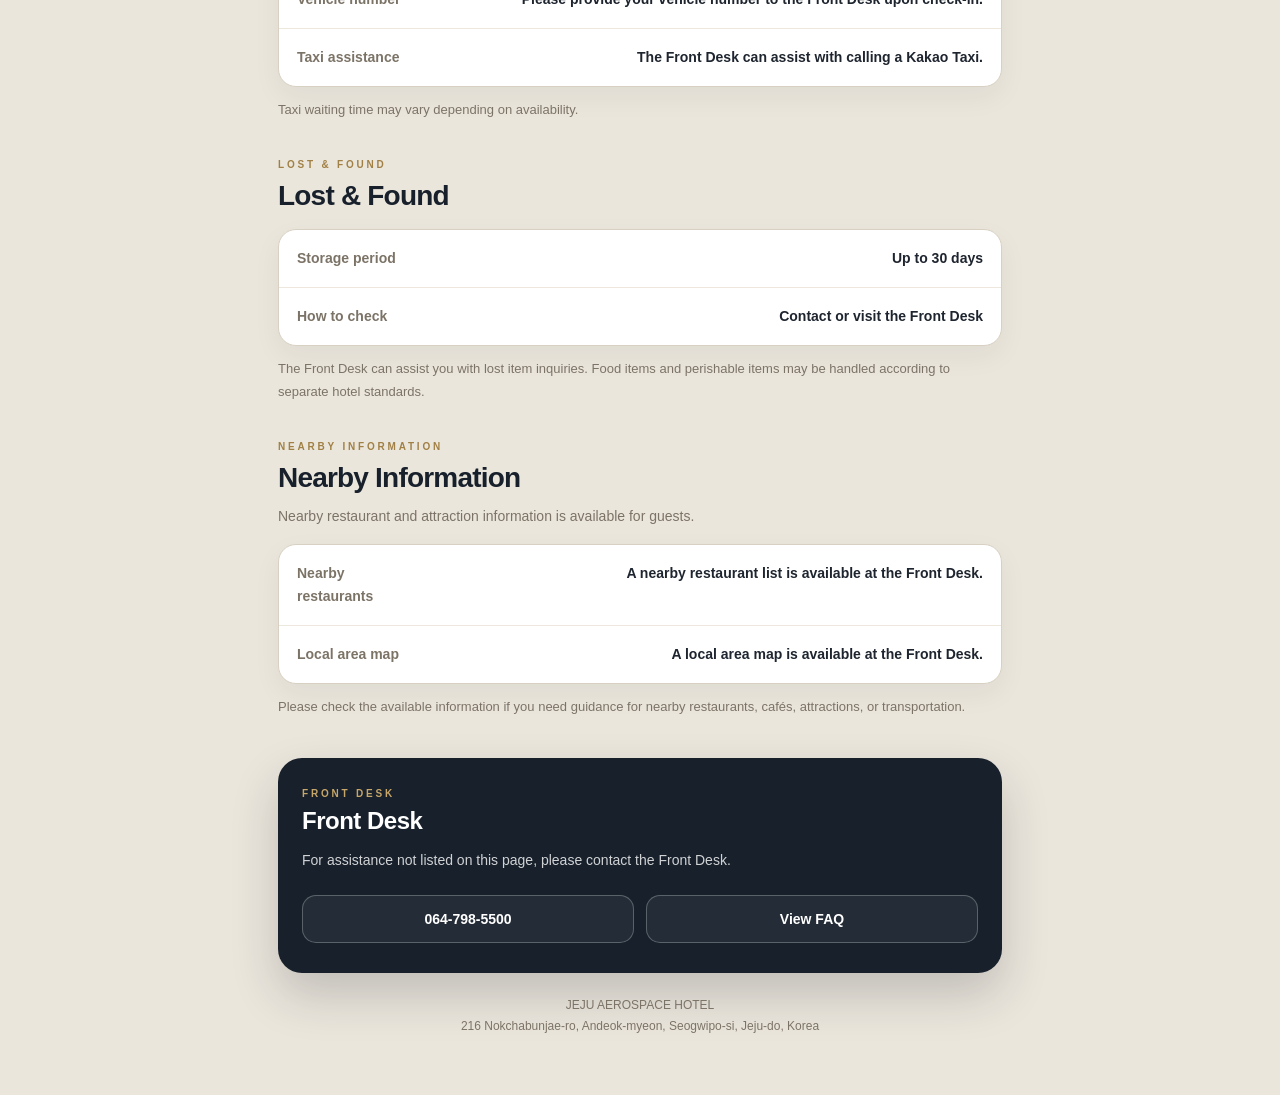
<file: en/service.html>
<!DOCTYPE html>
<html lang="en">
<head>
  <meta charset="UTF-8" />
  <meta name="viewport" content="width=device-width, initial-scale=1.0" />
  <title>Services & Facilities | JEJU AEROSPACE HOTEL</title>

  <!-- Google Tag Manager -->
  <script>(function(w,d,s,l,i){w[l]=w[l]||[];w[l].push({'gtm.start':
  new Date().getTime(),event:'gtm.js'});var f=d.getElementsByTagName(s)[0],
  j=d.createElement(s),dl=l!='dataLayer'?'&l='+l:'';j.async=true;j.src=
  'https://www.googletagmanager.com/gtm.js?id='+i+dl;f.parentNode.insertBefore(j,f);
  })(window,document,'script','dataLayer','GTM-KJN6C6B9');</script>
  <!-- End Google Tag Manager -->

  <link rel="stylesheet" href="../style.css" />
</head>

<body>
  <!-- Google Tag Manager (noscript) -->
  <noscript><iframe src="https://www.googletagmanager.com/ns.html?id=GTM-KJN6C6B9"
  height="0" width="0" style="display:none;visibility:hidden"></iframe></noscript>
  <!-- End Google Tag Manager (noscript) -->

  <main class="page">

    <header class="topbar">
      <div>
        <div class="brand-main">JEJU AEROSPACE HOTEL</div>
        <div class="brand-sub">Guest Directory</div>
      </div>
      <a class="language" href="../service.html" aria-label="Korean version">KR</a>
    </header>

    <a class="back-link" href="index.html">← Back to Main</a>

    <section class="hero">
      <div class="hero-inner">
        <span class="kicker">Guest Services</span>
        <h1>Services & Facilities</h1>
        <p>
          Find information about rental items, the convenience store, water purifiers,
          microwave use, taxi assistance, lost and found, and nearby information.
        </p>
      </div>
    </section>

    <section class="section" id="service">
      <div class="section-header">
        <span class="section-label">Guest Service</span>
        <h2 class="section-title">Guest Services</h2>
        <p class="section-desc">
          Please check the basic services available during your stay.
        </p>
      </div>

      <div class="info-table">
        <div class="info-row">
          <div class="info-label">Luggage storage</div>
          <div class="info-value">Luggage storage is available before check-in and after check-out.</div>
        </div>

        <div class="info-row">
          <div class="info-label">Rental items</div>
          <div class="info-value">Some items such as wine openers, chargers, and converters may be available for rental.</div>
        </div>

        <div class="info-row">
          <div class="info-label">Extra towels</div>
          <div class="info-value">If you need extra towels, please contact the Front Desk.</div>
        </div>

        <div class="info-row">
          <div class="info-label">Water</div>
          <div class="info-value">
            Water purifiers are available on each floor of Building A.<br>
            Guests staying in Building B may use the water purifier near the banquet hall on the lobby floor.<br>
            Additional bottled water can be purchased at the convenience store in the hotel.
          </div>
        </div>

        <div class="info-row">
          <div class="info-label">Microwave</div>
          <div class="info-value">A microwave is available at the CU convenience store next to the Front Desk.</div>
        </div>

        <div class="info-row">
          <div class="info-label">Food delivery</div>
          <div class="info-value">Please receive food delivery directly in the lobby in front of the Front Desk.</div>
        </div>
      </div>

      <div class="sub-note">
        Rental items are limited in quantity. Please return them to the Front Desk after use.
      </div>
    </section>

    <section class="section" id="facility">
      <div class="section-header">
        <span class="section-label">Facilities</span>
        <h2 class="section-title">Facilities</h2>
        <p class="section-desc">
          Please check information about facilities available in the hotel.
        </p>
      </div>

      <div class="info-table">
        <div class="info-row">
          <div class="info-label">Convenience store</div>
          <div class="info-value">CU convenience store next to the Front Desk</div>
        </div>

        <div class="info-row">
          <div class="info-label">Operating hours</div>
          <div class="info-value">Open 24 hours</div>
        </div>

        <div class="info-row">
          <div class="info-label">Unmanned hours</div>
          <div class="info-value">10:00 PM – 2:00 PM the following day</div>
        </div>
      </div>

      <div class="sub-note">
        During unmanned hours, purchase of some items such as cigarettes and alcoholic beverages may be restricted.
      </div>
    </section>

    <section class="section" id="transport">
      <div class="section-header">
        <span class="section-label">Transportation</span>
        <h2 class="section-title">Transportation</h2>
        <p class="section-desc">
          Please check the parking and taxi assistance information below.
        </p>
      </div>

      <div class="info-table">
        <div class="info-row">
          <div class="info-label">Parking registration</div>
          <div class="info-value">Separate parking registration is not required.</div>
        </div>

        <div class="info-row">
          <div class="info-label">Vehicle number</div>
          <div class="info-value">Please provide your vehicle number to the Front Desk upon check-in.</div>
        </div>

        <div class="info-row">
          <div class="info-label">Taxi assistance</div>
          <div class="info-value">The Front Desk can assist with calling a Kakao Taxi.</div>
        </div>
      </div>

      <div class="sub-note">
        Taxi waiting time may vary depending on availability.
      </div>
    </section>

    <section class="section" id="lost">
      <div class="section-header">
        <span class="section-label">Lost & Found</span>
        <h2 class="section-title">Lost & Found</h2>
      </div>

      <div class="info-table">
        <div class="info-row">
          <div class="info-label">Storage period</div>
          <div class="info-value">Up to 30 days</div>
        </div>

        <div class="info-row">
          <div class="info-label">How to check</div>
          <div class="info-value">Contact or visit the Front Desk</div>
        </div>
      </div>

      <div class="sub-note">
        The Front Desk can assist you with lost item inquiries.
        Food items and perishable items may be handled according to separate hotel standards.
      </div>
    </section>

    <section class="section" id="nearby">
      <div class="section-header">
        <span class="section-label">Nearby Information</span>
        <h2 class="section-title">Nearby Information</h2>
        <p class="section-desc">
          Nearby restaurant and attraction information is available for guests.
        </p>
      </div>

      <div class="info-table">
        <div class="info-row">
          <div class="info-label">Nearby restaurants</div>
          <div class="info-value">A nearby restaurant list is available at the Front Desk.</div>
        </div>

        <div class="info-row">
          <div class="info-label">Local area map</div>
          <div class="info-value">A local area map is available at the Front Desk.</div>
        </div>
      </div>

      <div class="sub-note">
        Please check the available information if you need guidance for nearby restaurants, cafés, attractions, or transportation.
      </div>
    </section>

    <section class="contact" id="front">
      <span class="section-label">Front Desk</span>
      <h2>Front Desk</h2>
      <p>
        For assistance not listed on this page, please contact the Front Desk.
      </p>

      <div class="contact-actions">
        <a class="contact-button" href="tel:0647985500">064-798-5500</a>
        <a class="contact-button" href="faq.html">View FAQ</a>
      </div>
    </section>

    <footer class="footer">
      JEJU AEROSPACE HOTEL<br>
      216 Nokchabunjae-ro, Andeok-myeon, Seogwipo-si, Jeju-do, Korea
    </footer>

    <a class="floating-home" href="index.html">HOME</a>

  </main>
</body>
</html>
</file>
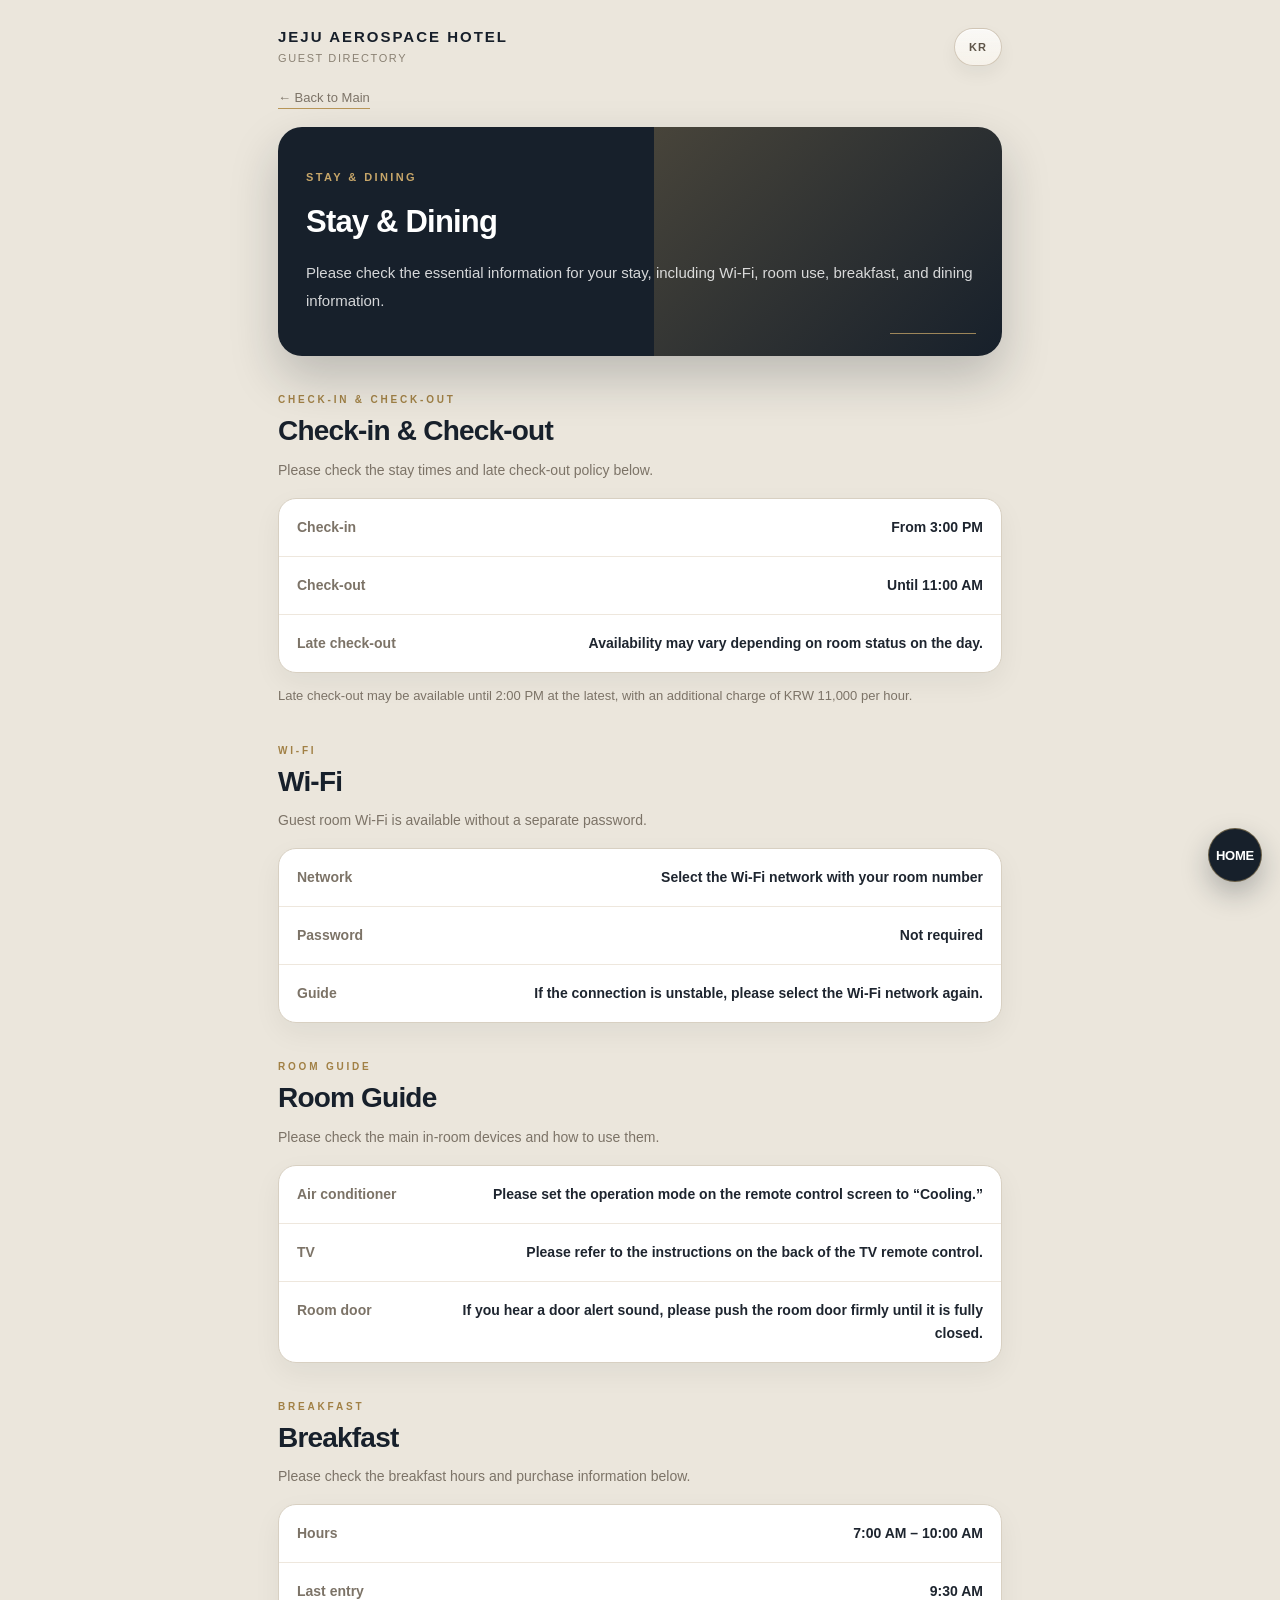
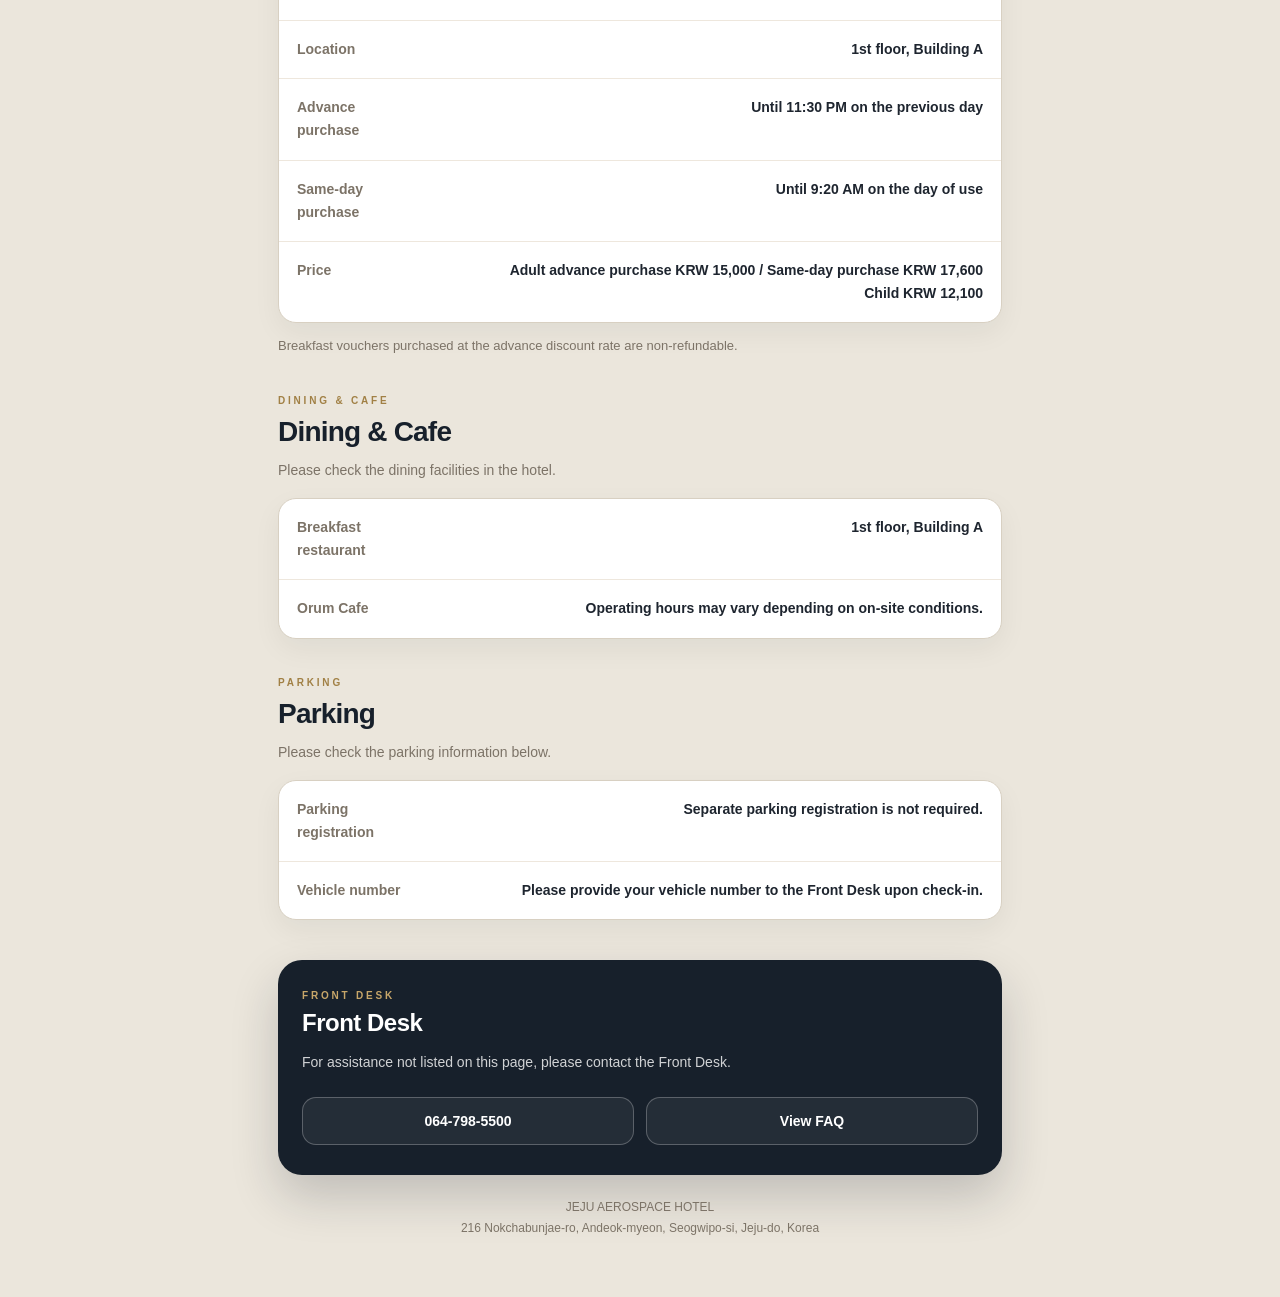
<file: en/stay.html>
<!DOCTYPE html>
<html lang="en">
<head>
  <meta charset="UTF-8" />
  <meta name="viewport" content="width=device-width, initial-scale=1.0" />
  <title>Stay & Dining | JEJU AEROSPACE HOTEL</title>

  <!-- Google Tag Manager -->
  <script>(function(w,d,s,l,i){w[l]=w[l]||[];w[l].push({'gtm.start':
  new Date().getTime(),event:'gtm.js'});var f=d.getElementsByTagName(s)[0],
  j=d.createElement(s),dl=l!='dataLayer'?'&l='+l:'';j.async=true;j.src=
  'https://www.googletagmanager.com/gtm.js?id='+i+dl;f.parentNode.insertBefore(j,f);
  })(window,document,'script','dataLayer','GTM-KJN6C6B9');</script>
  <!-- End Google Tag Manager -->

  <link rel="stylesheet" href="../style.css" />
</head>

<body>
  <!-- Google Tag Manager (noscript) -->
  <noscript><iframe src="https://www.googletagmanager.com/ns.html?id=GTM-KJN6C6B9"
  height="0" width="0" style="display:none;visibility:hidden"></iframe></noscript>
  <!-- End Google Tag Manager (noscript) -->

  <main class="page">

    <header class="topbar">
      <div>
        <div class="brand-main">JEJU AEROSPACE HOTEL</div>
        <div class="brand-sub">Guest Directory</div>
      </div>
      <a class="language" href="../stay.html" aria-label="Korean version">KR</a>
    </header>

    <a class="back-link" href="index.html">← Back to Main</a>

    <section class="hero">
      <div class="hero-inner">
        <span class="kicker">Stay & Dining</span>
        <h1>Stay & Dining</h1>
        <p>
          Please check the essential information for your stay,
          including Wi-Fi, room use, breakfast, and dining information.
        </p>
      </div>
    </section>

    <section class="section" id="check">
      <div class="section-header">
        <span class="section-label">Check-in & Check-out</span>
        <h2 class="section-title">Check-in & Check-out</h2>
        <p class="section-desc">
          Please check the stay times and late check-out policy below.
        </p>
      </div>

      <div class="info-table">
        <div class="info-row">
          <div class="info-label">Check-in</div>
          <div class="info-value">From 3:00 PM</div>
        </div>

        <div class="info-row">
          <div class="info-label">Check-out</div>
          <div class="info-value">Until 11:00 AM</div>
        </div>

        <div class="info-row">
          <div class="info-label">Late check-out</div>
          <div class="info-value">Availability may vary depending on room status on the day.</div>
        </div>
      </div>

      <div class="sub-note">
        Late check-out may be available until 2:00 PM at the latest,
        with an additional charge of KRW 11,000 per hour.
      </div>
    </section>

    <section class="section" id="wifi">
      <div class="section-header">
        <span class="section-label">Wi-Fi</span>
        <h2 class="section-title">Wi-Fi</h2>
        <p class="section-desc">
          Guest room Wi-Fi is available without a separate password.
        </p>
      </div>

      <div class="info-table">
        <div class="info-row">
          <div class="info-label">Network</div>
          <div class="info-value">Select the Wi-Fi network with your room number</div>
        </div>

        <div class="info-row">
          <div class="info-label">Password</div>
          <div class="info-value">Not required</div>
        </div>

        <div class="info-row">
          <div class="info-label">Guide</div>
          <div class="info-value">If the connection is unstable, please select the Wi-Fi network again.</div>
        </div>
      </div>
    </section>

    <section class="section" id="room-guide">
      <div class="section-header">
        <span class="section-label">Room Guide</span>
        <h2 class="section-title">Room Guide</h2>
        <p class="section-desc">
          Please check the main in-room devices and how to use them.
        </p>
      </div>

      <div class="info-table">
        <div class="info-row">
          <div class="info-label">Air conditioner</div>
          <div class="info-value">Please set the operation mode on the remote control screen to “Cooling.”</div>
        </div>

        <div class="info-row">
          <div class="info-label">TV</div>
          <div class="info-value">Please refer to the instructions on the back of the TV remote control.</div>
        </div>

        <div class="info-row">
          <div class="info-label">Room door</div>
          <div class="info-value">If you hear a door alert sound, please push the room door firmly until it is fully closed.</div>
        </div>
      </div>
    </section>

    <section class="section" id="breakfast">
      <div class="section-header">
        <span class="section-label">Breakfast</span>
        <h2 class="section-title">Breakfast</h2>
        <p class="section-desc">
          Please check the breakfast hours and purchase information below.
        </p>
      </div>

      <div class="info-table">
        <div class="info-row">
          <div class="info-label">Hours</div>
          <div class="info-value">7:00 AM – 10:00 AM</div>
        </div>

        <div class="info-row">
          <div class="info-label">Last entry</div>
          <div class="info-value">9:30 AM</div>
        </div>

        <div class="info-row">
          <div class="info-label">Location</div>
          <div class="info-value">1st floor, Building A</div>
        </div>

        <div class="info-row">
          <div class="info-label">Advance purchase</div>
          <div class="info-value">Until 11:30 PM on the previous day</div>
        </div>

        <div class="info-row">
          <div class="info-label">Same-day purchase</div>
          <div class="info-value">Until 9:20 AM on the day of use</div>
        </div>

        <div class="info-row">
          <div class="info-label">Price</div>
          <div class="info-value">
            Adult advance purchase KRW 15,000 / Same-day purchase KRW 17,600<br>
            Child KRW 12,100
          </div>
        </div>
      </div>

      <div class="sub-note">
        Breakfast vouchers purchased at the advance discount rate are non-refundable.
      </div>
    </section>

    <section class="section" id="dining">
      <div class="section-header">
        <span class="section-label">Dining & Cafe</span>
        <h2 class="section-title">Dining & Cafe</h2>
        <p class="section-desc">
          Please check the dining facilities in the hotel.
        </p>
      </div>

      <div class="info-table">
        <div class="info-row">
          <div class="info-label">Breakfast restaurant</div>
          <div class="info-value">1st floor, Building A</div>
        </div>

        <div class="info-row">
          <div class="info-label">Orum Cafe</div>
          <div class="info-value">Operating hours may vary depending on on-site conditions.</div>
        </div>
      </div>
    </section>

    <section class="section" id="parking">
      <div class="section-header">
        <span class="section-label">Parking</span>
        <h2 class="section-title">Parking</h2>
        <p class="section-desc">
          Please check the parking information below.
        </p>
      </div>

      <div class="info-table">
        <div class="info-row">
          <div class="info-label">Parking registration</div>
          <div class="info-value">Separate parking registration is not required.</div>
        </div>

        <div class="info-row">
          <div class="info-label">Vehicle number</div>
          <div class="info-value">Please provide your vehicle number to the Front Desk upon check-in.</div>
        </div>
      </div>
    </section>

    <section class="contact" id="front">
      <span class="section-label">Front Desk</span>
      <h2>Front Desk</h2>
      <p>
        For assistance not listed on this page, please contact the Front Desk.
      </p>

      <div class="contact-actions">
        <a class="contact-button" href="tel:0647985500">064-798-5500</a>
        <a class="contact-button" href="faq.html">View FAQ</a>
      </div>
    </section>

    <footer class="footer">
      JEJU AEROSPACE HOTEL<br>
      216 Nokchabunjae-ro, Andeok-myeon, Seogwipo-si, Jeju-do, Korea
    </footer>

    <a class="floating-home" href="index.html">HOME</a>

  </main>
</body>
</html>
</file>
<file: style.css>
* {
  box-sizing: border-box;
}

html {
  scroll-behavior: smooth;
}

body {
  margin: 0;
  font-family: -apple-system, BlinkMacSystemFont, "Segoe UI", "Noto Sans KR", "Apple SD Gothic Neo", Arial, sans-serif;
  background: #ebe6dc;
  color: #1e252f;
}

a {
  color: inherit;
  text-decoration: none;
}

button,
input {
  font-family: inherit;
}

.page {
  max-width: 760px;
  margin: 0 auto;
  padding: 22px 18px 30px;
}

.topbar {
  display: flex;
  justify-content: space-between;
  align-items: flex-start;
  gap: 14px;
  padding: 6px 0 22px;
}

.topbar-brand {
  min-width: 0;
  padding-top: 2px;
}

.brand-main {
  font-size: 15px;
  font-weight: 800;
  letter-spacing: 2px;
  color: #171f2a;
  line-height: 1.2;
  white-space: nowrap;
}

.brand-sub {
  margin-top: 6px;
  font-size: 11px;
  letter-spacing: 1.6px;
  color: #8a8173;
  text-transform: uppercase;
}

.topbar-actions {
  display: flex;
  align-items: center;
  gap: 8px;
  flex-shrink: 0;
}

.language {
  height: 38px;
  min-width: 48px;
  padding: 0 13px;
  font-size: 11px;
  letter-spacing: 1.1px;
  color: #5f564a;
  border: 1px solid rgba(179, 163, 138, 0.55);
  border-radius: 999px;
  background: linear-gradient(180deg, rgba(255, 255, 255, 0.74) 0%, rgba(246, 242, 234, 0.96) 100%);
  box-shadow:
    inset 0 1px 0 rgba(255, 255, 255, 0.72),
    0 8px 18px rgba(23, 32, 43, 0.055);
  display: inline-flex;
  align-items: center;
  justify-content: center;
  font-weight: 800;
}

.search-toggle {
  height: 38px;
  border: 1px solid rgba(179, 163, 138, 0.55);
  border-radius: 999px;
  background: linear-gradient(180deg, rgba(255, 255, 255, 0.78) 0%, rgba(246, 242, 234, 0.97) 100%);
  color: #5f564a;
  font-size: 12px;
  font-weight: 800;
  letter-spacing: -0.1px;
  line-height: 1;
  display: inline-flex;
  align-items: center;
  justify-content: center;
  gap: 6px;
  cursor: pointer;
  padding: 0 13px;
  white-space: nowrap;
  box-shadow:
    inset 0 1px 0 rgba(255, 255, 255, 0.72),
    0 8px 18px rgba(23, 32, 43, 0.06);
  transition: transform 0.15s ease, box-shadow 0.15s ease, background 0.15s ease;
}

.search-mark {
  position: relative;
  width: 12px;
  height: 12px;
  display: inline-block;
  border: 2px solid #7b705f;
  border-radius: 50%;
}

.search-mark::after {
  content: "";
  position: absolute;
  width: 6px;
  height: 2px;
  right: -5px;
  bottom: -2px;
  background: #7b705f;
  border-radius: 999px;
  transform: rotate(45deg);
  transform-origin: left center;
}

.search-toggle:hover {
  background: linear-gradient(180deg, rgba(255, 255, 255, 0.88) 0%, rgba(243, 237, 227, 1) 100%);
  box-shadow:
    inset 0 1px 0 rgba(255, 255, 255, 0.78),
    0 10px 20px rgba(23, 32, 43, 0.085);
}

.search-toggle:active {
  transform: scale(0.97);
}

/* Hero */

.hero {
  background: #17202b;
  color: #fff;
  padding: 44px 28px 42px;
  position: relative;
  overflow: hidden;
  border-radius: 24px;
  box-shadow: 0 22px 48px rgba(23, 32, 43, 0.22);
}

.hero::before {
  content: "";
  position: absolute;
  right: 0;
  top: 0;
  width: 48%;
  height: 100%;
  background: linear-gradient(135deg, rgba(191, 157, 95, 0.32), rgba(255, 255, 255, 0));
  opacity: 0.9;
}

.hero::after {
  content: "";
  position: absolute;
  right: 26px;
  bottom: 22px;
  width: 86px;
  height: 1px;
  background: rgba(199, 166, 105, 0.75);
}

.hero-inner {
  position: relative;
  z-index: 1;
}

.main-hero .hero-inner {
  position: relative;
}

.hero-logo {
  position: absolute;
  top: -8px;
  right: 0;
  width: 96px;
  height: auto;
  object-fit: contain;
  display: block;
  opacity: 0.96;
  border: none;
  box-shadow: none;
  background: transparent;
}

.main-hero .kicker {
  padding-right: 122px;
}

.kicker {
  display: block;
  font-size: 11px;
  letter-spacing: 2.4px;
  color: #c7a669;
  font-weight: 700;
  text-transform: uppercase;
  margin-bottom: 20px;
}

.hero h1 {
  margin: 0;
  font-size: 31px;
  line-height: 1.22;
  font-weight: 700;
  letter-spacing: -0.8px;
}

.hero p {
  margin: 18px 0 0;
  font-size: 15px;
  line-height: 1.85;
  color: rgba(255, 255, 255, 0.82);
  word-break: keep-all;
}

/* Quick Access */

.quick {
  margin-top: 18px;
  background: #fff;
  border: 1px solid #d8d0c2;
  border-radius: 24px;
  overflow: hidden;
  box-shadow: 0 14px 34px rgba(23, 32, 43, 0.065);
}

.quick-title {
  height: 50px;
  padding: 0 20px;
  border-bottom: 1px solid #e8e1d7;
  display: flex;
  align-items: center;
}

.quick-title span {
  display: block;
  font-size: 10px;
  line-height: 1;
  letter-spacing: 3px;
  color: #a18045;
  font-weight: 800;
  text-transform: uppercase;
  margin-bottom: 0;
}

.quick-title h2 {
  margin: 0;
  font-size: 28px;
  color: #17202b;
  letter-spacing: -0.8px;
  line-height: 1.25;
}

.quick-grid {
  display: grid;
  grid-template-columns: repeat(2, 1fr);
}

.quick-card {
  min-height: 148px;
  padding: 22px 18px 24px;
  border-bottom: 1px solid #eee7dd;
  display: flex;
  flex-direction: column;
  justify-content: space-between;
  text-align: center;
  transition: background 0.15s ease, transform 0.15s ease;
}

.quick-card:nth-child(odd) {
  border-right: 1px solid #eee7dd;
}

.quick-card:nth-last-child(1),
.quick-card:nth-last-child(2) {
  border-bottom: none;
}

.quick-card:active {
  background: #faf7f1;
  transform: scale(0.99);
}

.quick-no {
  font-size: 12px;
  letter-spacing: 2.4px;
  color: #a18045;
  font-weight: 800;
  text-align: left;
}

.quick-main {
  margin-top: 22px;
  font-size: 25px;
  line-height: 1.25;
  font-weight: 800;
  color: #1e252f;
  letter-spacing: -0.8px;
}

.quick-en {
  margin-top: 9px;
  font-size: 10px;
  letter-spacing: 1.8px;
  color: #9b9287;
  font-weight: 800;
  text-transform: uppercase;
}

/* Notice */

.notice {
  margin-top: 18px;
  padding: 16px 18px;
  background: #f6f2ea;
  border-left: 3px solid #b89658;
  border-radius: 16px;
  color: #5f564a;
  font-size: 14px;
  line-height: 1.75;
  word-break: keep-all;
}

/* Section */

.section {
  margin-top: 38px;
}

.section-header {
  margin-bottom: 15px;
}

.section-label {
  display: block;
  font-size: 10px;
  letter-spacing: 2.8px;
  color: #a18045;
  font-weight: 800;
  text-transform: uppercase;
  margin-bottom: 8px;
}

.section-title {
  margin: 0;
  font-size: 28px;
  color: #17202b;
  letter-spacing: -0.8px;
  line-height: 1.3;
}

.section-desc {
  margin: 9px 0 0;
  font-size: 14px;
  line-height: 1.7;
  color: #7c7367;
  word-break: keep-all;
}

/* Directory */

.directory {
  background: #fff;
  border: 1px solid #d8d0c2;
  border-radius: 22px;
  overflow: hidden;
  box-shadow: 0 10px 28px rgba(23, 32, 43, 0.055);
}

.directory-item {
  display: grid;
  grid-template-columns: 46px 1fr 18px;
  gap: 14px;
  align-items: center;
  padding: 24px 20px;
  border-bottom: 1px solid #eee7dd;
  transition: background 0.15s ease, transform 0.15s ease;
}

.directory-item:active {
  background: #faf7f1;
  transform: scale(0.99);
}

.directory-item:last-child {
  border-bottom: none;
}

.directory-no {
  font-size: 14px;
  letter-spacing: 2px;
  color: #a18045;
  font-weight: 800;
}

.directory-title {
  font-size: 22px;
  font-weight: 800;
  color: #1e252f;
  letter-spacing: -0.7px;
  line-height: 1.3;
}

.arrow {
  color: #b89658;
  font-size: 24px;
  text-align: right;
}

/* Benefits */

.benefit-list {
  background: #fff;
  border: 1px solid #d8d0c2;
  border-radius: 22px;
  overflow: hidden;
  box-shadow: 0 10px 28px rgba(23, 32, 43, 0.055);
}

.benefit-card {
  display: grid;
  grid-template-columns: 48px 1fr auto;
  gap: 14px;
  align-items: center;
  padding: 20px 18px;
  border-bottom: 1px solid #eee7dd;
}
.benefit-info {
  min-width: 0;
}
.benefit-link {
  min-height: 38px;
  padding: 0 13px;
  border-radius: 12px;
  background: #17202b;
  color: #fff;
  display: inline-flex;
  align-items: center;
  justify-content: center;
  font-size: 13px;
  font-weight: 800;
  white-space: nowrap;
}

.benefit-link:active {
  transform: scale(0.985);
}

.benefit-card:last-child {
  border-bottom: none;
}

.benefit-no {
  font-size: 13px;
  letter-spacing: 2px;
  color: #a18045;
  font-weight: 800;
  line-height: 1.4;
}

.benefit-title {
  font-size: 18px;
  font-weight: 800;
  color: #1e252f;
  letter-spacing: -0.5px;
  line-height: 1.35;
}

.benefit-desc {
  margin-top: 7px;
  font-size: 14px;
  color: #7c7367;
  line-height: 1.6;
  word-break: keep-all;
}

/* Info Table */

.info-table {
  background: #fff;
  border: 1px solid #d8d0c2;
  border-radius: 18px;
  overflow: hidden;
  box-shadow: 0 10px 28px rgba(23, 32, 43, 0.055);
}

.info-row {
  display: grid;
  grid-template-columns: 118px 1fr;
  gap: 16px;
  padding: 17px 18px;
  border-bottom: 1px solid #eee7dd;
  font-size: 14px;
  line-height: 1.65;
}

.info-row:last-child {
  border-bottom: none;
}

.info-label {
  color: #7c7367;
  font-weight: 600;
}

.info-value {
  color: #1e252f;
  font-weight: 700;
  text-align: right;
  word-break: keep-all;
}

.sub-note {
  margin-top: 12px;
  font-size: 13px;
  line-height: 1.7;
  color: #7c7367;
  word-break: keep-all;
}

/* FAQ */

.faq {
  background: #fff;
  border: 1px solid #d8d0c2;
  border-radius: 18px;
  overflow: hidden;
  box-shadow: 0 10px 28px rgba(23, 32, 43, 0.055);
}

details {
  border-bottom: 1px solid #eee7dd;
}

details:last-child {
  border-bottom: none;
}

summary {
  list-style: none;
  cursor: pointer;
  position: relative;
  padding: 18px 50px 18px 18px;
  font-size: 15px;
  line-height: 1.6;
  color: #1e252f;
  font-weight: 700;
  word-break: keep-all;
}

summary::-webkit-details-marker {
  display: none;
}

summary::after {
  content: "+";
  position: absolute;
  right: 18px;
  top: 17px;
  font-size: 22px;
  color: #a18045;
  font-weight: 300;
}

details[open] summary::after {
  content: "–";
}

details p {
  margin: 0;
  padding: 0 18px 20px;
  font-size: 14px;
  line-height: 1.85;
  color: #5f564a;
  word-break: keep-all;
}

.price-box {
  margin: 0 18px 20px;
  padding: 15px 16px;
  background: #f6f2ea;
  border: 1px solid #eadcc2;
  border-radius: 14px;
  font-size: 14px;
  line-height: 1.85;
  color: #4f473d;
  word-break: keep-all;
}

/* Contact */

.contact {
  margin-top: 40px;
  background: #17202b;
  color: #fff;
  padding: 30px 24px;
  border-radius: 24px;
  box-shadow: 0 22px 48px rgba(23, 32, 43, 0.2);
}

.contact .section-label {
  color: #c7a669;
}

.contact h2 {
  margin: 0;
  font-size: 24px;
  letter-spacing: -0.5px;
}

.contact p {
  margin: 13px 0 0;
  color: rgba(255, 255, 255, 0.8);
  font-size: 14px;
  line-height: 1.8;
  word-break: keep-all;
}

.contact-actions {
  margin-top: 22px;
  display: grid;
  grid-template-columns: 1fr 1fr;
  gap: 12px;
}

.contact-button {
  border: 1px solid rgba(255, 255, 255, 0.25);
  border-radius: 14px;
  padding: 15px 12px;
  text-align: center;
  color: #fff;
  font-size: 14px;
  font-weight: 700;
  background: rgba(255, 255, 255, 0.06);
  transition: background 0.15s ease, transform 0.15s ease;
}

.contact-button:active {
  background: rgba(255, 255, 255, 0.12);
  transform: scale(0.985);
}

/* Back / Footer */

.back-link {
  display: inline-block;
  margin-bottom: 18px;
  font-size: 13px;
  color: #7c7367;
  border-bottom: 1px solid #b89658;
  padding-bottom: 3px;
}

.footer {
  padding: 22px 0 28px;
  text-align: center;
  font-size: 12px;
  color: #7c7367;
  line-height: 1.75;
  word-break: keep-all;
}

/* Floating Home */

.floating-home {
  position: fixed;
  right: 18px;
  bottom: 18px;
  z-index: 50;
  width: 54px;
  height: 54px;
  border-radius: 50%;
  background: #17202b;
  color: #fff;
  display: flex;
  align-items: center;
  justify-content: center;
  font-size: 13px;
  font-weight: 800;
  letter-spacing: -0.2px;
  box-shadow: 0 12px 28px rgba(23, 32, 43, 0.28);
  border: 1px solid rgba(199, 166, 105, 0.45);
}

.floating-home:active {
  transform: translateY(1px);
}

/* Search Popup */

.search-overlay {
  position: fixed;
  inset: 0;
  z-index: 100;
  display: none;
  align-items: flex-start;
  justify-content: center;
  padding: 84px 18px 24px;
  background: rgba(18, 24, 33, 0.44);
  backdrop-filter: blur(8px);
}

.search-overlay.is-open {
  display: flex;
}

body.search-open {
  overflow: hidden;
}

.search-panel {
  width: 100%;
  max-width: 520px;
  background: linear-gradient(180deg, #ffffff 0%, #fbf8f2 100%);
  border: 1px solid #d9d0c2;
  border-radius: 26px;
  padding: 22px 20px 20px;
  box-shadow:
    0 26px 60px rgba(23, 32, 43, 0.24),
    inset 0 1px 0 rgba(255, 255, 255, 0.7);
}

.search-panel-head {
  display: flex;
  justify-content: space-between;
  gap: 18px;
  align-items: flex-start;
}

.search-label {
  font-size: 10px;
  letter-spacing: 2.8px;
  color: #a18045;
  font-weight: 800;
  text-transform: uppercase;
  margin-bottom: 8px;
}

.search-panel h2 {
  margin: 0;
  font-size: 23px;
  line-height: 1.3;
  color: #17202b;
  letter-spacing: -0.7px;
}

.search-close {
  width: 40px;
  height: 40px;
  border: 1px solid #d8d0c2;
  border-radius: 999px;
  background: linear-gradient(180deg, #ffffff 0%, #f3eee5 100%);
  color: #6f6659;
  font-size: 24px;
  line-height: 1;
  cursor: pointer;
  padding: 0;
  flex: 0 0 auto;
  box-shadow:
    inset 0 1px 0 rgba(255, 255, 255, 0.72),
    0 6px 14px rgba(23, 32, 43, 0.06);
  transition: transform 0.15s ease;
}

.search-close:active {
  transform: scale(0.96);
}

.search-panel p {
  margin: 10px 0 16px;
  font-size: 13px;
  line-height: 1.6;
  color: #7c7367;
  word-break: keep-all;
}

.search-form {
  display: grid;
  grid-template-columns: 1fr 78px;
  gap: 10px;
}

.search-form input {
  width: 100%;
  min-height: 50px;
  border: 1px solid #d8d0c2;
  border-radius: 16px;
  padding: 0 15px;
  font-size: 14px;
  color: #1e252f;
  background: rgba(255, 255, 255, 0.82);
  outline: none;
  font-weight: 600;
  box-shadow: inset 0 1px 2px rgba(23, 32, 43, 0.03);
}

.search-form input::placeholder {
  color: #9b9287;
  font-weight: 500;
}

.search-form input:focus {
  border-color: #b89658;
  background: #fff;
  box-shadow:
    0 0 0 3px rgba(184, 150, 88, 0.13),
    inset 0 1px 2px rgba(23, 32, 43, 0.03);
}

.search-form button {
  min-height: 50px;
  border: none;
  border-radius: 16px;
  background: linear-gradient(180deg, #1d2836 0%, #17202b 100%);
  color: #fff;
  font-size: 14px;
  font-weight: 800;
  cursor: pointer;
  box-shadow:
    inset 0 1px 0 rgba(255, 255, 255, 0.08),
    0 10px 20px rgba(23, 32, 43, 0.16);
  transition: transform 0.15s ease, box-shadow 0.15s ease;
}

.search-form button:active {
  transform: scale(0.98);
}

.search-message {
  margin-top: 10px;
  font-size: 13px;
  line-height: 1.55;
  color: #8a4b32;
  word-break: keep-all;
}

/* Stay / Service / Policy Page Tabs */

.stay-section,
.service-section,
.policy-section {
  margin-top: 34px;
}

.stay-tabs,
.service-tabs,
.policy-tabs {
  display: grid;
  grid-template-columns: repeat(4, 1fr);
  gap: 0;
  margin-top: 18px;
  margin-bottom: 14px;
  background: #fff;
  border: 1px solid #d8d0c2;
  border-radius: 18px;
  overflow: hidden;
  box-shadow: 0 10px 28px rgba(23, 32, 43, 0.055);
}

.stay-tab,
.service-tab,
.policy-tab {
  min-height: 58px;
  border: none;
  border-right: 1px solid #eee7dd;
  background: #fff;
  color: #1e252f;
  font-family: inherit;
  font-size: 16px;
  font-weight: 800;
  letter-spacing: -0.4px;
  display: flex;
  align-items: center;
  justify-content: center;
  cursor: pointer;
  transition: background 0.15s ease, color 0.15s ease, transform 0.15s ease;
}

.stay-tab:last-child,
.service-tab:last-child,
.policy-tab:last-child {
  border-right: none;
}

.stay-tab.is-active,
.service-tab.is-active,
.policy-tab.is-active {
  background: #17202b;
  color: #fff;
}

.stay-tab:active,
.service-tab:active,
.policy-tab:active {
  transform: scale(0.98);
}

.stay-panel,
.service-panel,
.policy-panel {
  display: none;
}

.stay-panel.is-active,
.service-panel.is-active,
.policy-panel.is-active {
  display: block;
}

.stay-panel > .section:first-child,
.service-panel > .section:first-child,
.policy-panel > .section:first-child {
  margin-top: 0;
}

/* Nearby Guide */

.nearby-section {
  margin-top: 34px;
}

.nearby-tabs {
  display: grid;
  grid-template-columns: repeat(3, 1fr);
  gap: 0;
  margin-top: 18px;
  margin-bottom: 14px;
  background: #fff;
  border: 1px solid #d8d0c2;
  border-radius: 18px;
  overflow: hidden;
  box-shadow: 0 10px 28px rgba(23, 32, 43, 0.055);
}

.nearby-tab {
  min-height: 58px;
  border: none;
  border-right: 1px solid #eee7dd;
  background: #fff;
  color: #1e252f;
  font-family: inherit;
  font-size: 16px;
  font-weight: 800;
  letter-spacing: -0.4px;
  display: flex;
  align-items: center;
  justify-content: center;
  cursor: pointer;
  transition: background 0.15s ease, color 0.15s ease, transform 0.15s ease;
}

.nearby-tab:last-child {
  border-right: none;
}

.nearby-tab.is-active {
  background: #17202b;
  color: #fff;
}

.nearby-tab:active {
  transform: scale(0.98);
}

.nearby-panel {
  display: none;
}

.nearby-panel.is-active {
  display: block;
}

.restaurant-filter-wrap {
  margin-bottom: 14px;
}

.restaurant-filters {
  display: flex;
  gap: 8px;
  overflow-x: auto;
  padding: 2px 0 8px;
  -webkit-overflow-scrolling: touch;
}

.restaurant-filter {
  flex: 0 0 auto;
  min-height: 40px;
  border: 1px solid #d8d0c2;
  border-radius: 999px;
  background: rgba(255, 255, 255, 0.72);
  color: #6f6659;
  font-family: inherit;
  font-size: 13px;
  font-weight: 800;
  letter-spacing: -0.2px;
  padding: 0 14px;
  cursor: pointer;
  transition: background 0.15s ease, color 0.15s ease, transform 0.15s ease;
}

.restaurant-filter.is-active {
  background: #17202b;
  color: #fff;
  border-color: #17202b;
}

.restaurant-filter:active {
  transform: scale(0.98);
}

.nearby-list {
  display: grid;
  gap: 12px;
}

.nearby-card {
  background: #fff;
  border: 1px solid #d8d0c2;
  border-radius: 18px;
  padding: 20px 18px;
  box-shadow: 0 10px 28px rgba(23, 32, 43, 0.055);
}

.nearby-card[hidden] {
  display: none;
}

.nearby-card-head {
  display: flex;
  justify-content: space-between;
  gap: 14px;
  align-items: flex-start;
}

.nearby-category {
  font-size: 10px;
  letter-spacing: 2.2px;
  color: #a18045;
  font-weight: 900;
  text-transform: uppercase;
  margin-bottom: 7px;
}

.nearby-card h3 {
  margin: 0;
  font-size: 20px;
  line-height: 1.35;
  color: #1e252f;
  letter-spacing: -0.6px;
}

.nearby-distance {
  flex: 0 0 auto;
  font-size: 12px;
  line-height: 1.4;
  color: #7c7367;
  font-weight: 800;
  padding-top: 3px;
}

.nearby-card p {
  margin: 12px 0 0;
  font-size: 14px;
  line-height: 1.75;
  color: #5f564a;
  word-break: keep-all;
}

.nearby-button {
  margin-top: 16px;
  min-height: 42px;
  padding: 0 14px;
  border-radius: 12px;
  background: #17202b;
  color: #fff;
  display: inline-flex;
  align-items: center;
  justify-content: center;
  font-size: 13px;
  font-weight: 800;
}

.nearby-button:active {
  transform: scale(0.985);
}

/* Mobile */

@media (max-width: 520px) {
  .page {
    padding: 18px 15px 28px;
  }

  .topbar {
    gap: 10px;
    align-items: flex-start;
  }

  .brand-main {
    font-size: 14px;
    letter-spacing: 1.7px;
  }

  .brand-sub {
    font-size: 10px;
    letter-spacing: 1.5px;
  }

  .topbar-actions {
    gap: 7px;
  }

  .language {
    height: 36px;
    min-width: 44px;
    padding: 0 11px;
    font-size: 11px;
  }

  .search-toggle {
    height: 36px;
    padding: 0 11px;
    font-size: 11px;
    gap: 5px;
  }

  .search-mark {
    width: 10px;
    height: 10px;
    border-width: 1.7px;
  }

  .search-mark::after {
    width: 5px;
    height: 1.8px;
    right: -4px;
    bottom: -2px;
  }

  .hero {
    padding: 40px 23px 38px;
    border-radius: 22px;
  }

  .main-hero {
    padding: 32px 22px 30px;
    min-height: 238px;
  }

  .hero h1 {
    font-size: 28px;
  }

  .page-en-index .main-hero h1 {
    font-size: 28px;
    line-height: 1.22;
    letter-spacing: -0.8px;
  }

  .hero-logo {
    width: 76px;
    top: -6px;
  }

  .main-hero .kicker {
    padding-right: 96px;
  }

  .quick-title {
    height: 50px;
    padding: 0 18px;
  }

  .quick-card {
    min-height: 142px;
    padding: 20px 16px 22px;
  }

  .quick-main {
    font-size: 23px;
  }

  .quick-en {
    font-size: 9px;
  }

  .directory-item {
    grid-template-columns: 46px 1fr 16px;
    gap: 12px;
    padding: 24px 18px;
  }

  .directory-title {
    font-size: 21px;
  }

  .benefit-card {
    grid-template-columns: 44px 1fr;
    padding: 19px 18px;
  }
  .benefit-link {
  grid-column: 2;
  justify-self: start;
  margin-top: 4px;
}

  .benefit-title {
    font-size: 18px;
  }

  .info-row {
    grid-template-columns: 1fr;
    gap: 5px;
  }

  .info-value {
    text-align: left;
  }

  .contact-actions {
    grid-template-columns: 1fr;
  }

  .floating-home {
    right: 15px;
    bottom: 15px;
    width: 52px;
    height: 52px;
  }

  .search-overlay {
    padding: 74px 15px 22px;
  }

  .search-panel {
    padding: 20px 18px 18px;
    border-radius: 24px;
  }

  .search-panel h2 {
    font-size: 22px;
  }

  .search-form {
    grid-template-columns: 1fr 70px;
  }

  .search-form input,
  .search-form button {
    min-height: 47px;
  }

  .stay-section,
  .service-section,
  .policy-section,
  .nearby-section {
    margin-top: 28px;
  }

  .stay-tabs,
  .service-tabs,
  .policy-tabs,
  .nearby-tabs {
    margin-top: 16px;
    margin-bottom: 13px;
    border-radius: 17px;
  }

  .stay-tab,
  .service-tab,
  .policy-tab,
  .nearby-tab {
    min-height: 56px;
    font-size: 15px;
    letter-spacing: -0.5px;
  }

  .nearby-card {
    padding: 20px 18px;
  }

  .nearby-card h3 {
    font-size: 20px;
  }
}
/* Index Font Size Adjustment */

.main-hero .kicker {
  font-size: 11px;
}

.main-hero h1 {
  font-size: 34px;
  line-height: 1.18;
}

.main-hero p {
  font-size: 15px;
  line-height: 1.75;
}

.quick-title span {
  font-size: 10px;
}

.quick-card h3 {
  font-size: 18px;
}

.quick-card p {
  font-size: 13px;
}

.menu-card-title {
  font-size: 19px;
}

.menu-card-desc {
  font-size: 13px;
}

@media (max-width: 520px) {
  .main-hero .kicker {
    font-size: 10px;
  }

  .main-hero h1 {
    font-size: 28px;
    line-height: 1.2;
  }

  .main-hero p {
    font-size: 14px;
    line-height: 1.7;
  }

  .quick-card h3 {
    font-size: 17px;
  }

  .quick-card p {
    font-size: 12px;
  }

  .menu-card-title {
    font-size: 18px;
  }

  .menu-card-desc {
    font-size: 12px;
  }
}
/* Dining Inner Tabs */

.dining-tabs {
  display: grid;
  grid-template-columns: repeat(2, 1fr);
  gap: 0;
  margin: 0 0 14px;
  background: #fff;
  border: 1px solid #d8d0c2;
  border-radius: 16px;
  overflow: hidden;
  box-shadow: 0 10px 28px rgba(23, 32, 43, 0.055);
}

.dining-tab {
  min-height: 52px;
  border: none;
  border-right: 1px solid #eee7dd;
  background: #fff;
  color: #1e252f;
  font-family: inherit;
  font-size: 15px;
  font-weight: 800;
  letter-spacing: -0.4px;
  display: flex;
  align-items: center;
  justify-content: center;
  cursor: pointer;
  transition: background 0.15s ease, color 0.15s ease, transform 0.15s ease;
}

.dining-tab:last-child {
  border-right: none;
}

.dining-tab.is-active {
  background: #17202b;
  color: #fff;
}

.dining-tab:active {
  transform: scale(0.98);
}

.dining-panel {
  display: none;
}

.dining-panel.is-active {
  display: block;
}

.dining-panel > .section:first-child {
  margin-top: 0;
}

@media (max-width: 520px) {
  .dining-tabs {
    margin-bottom: 13px;
    border-radius: 16px;
  }

  .dining-tab {
    min-height: 50px;
    font-size: 15px;
  }
}
</file>
